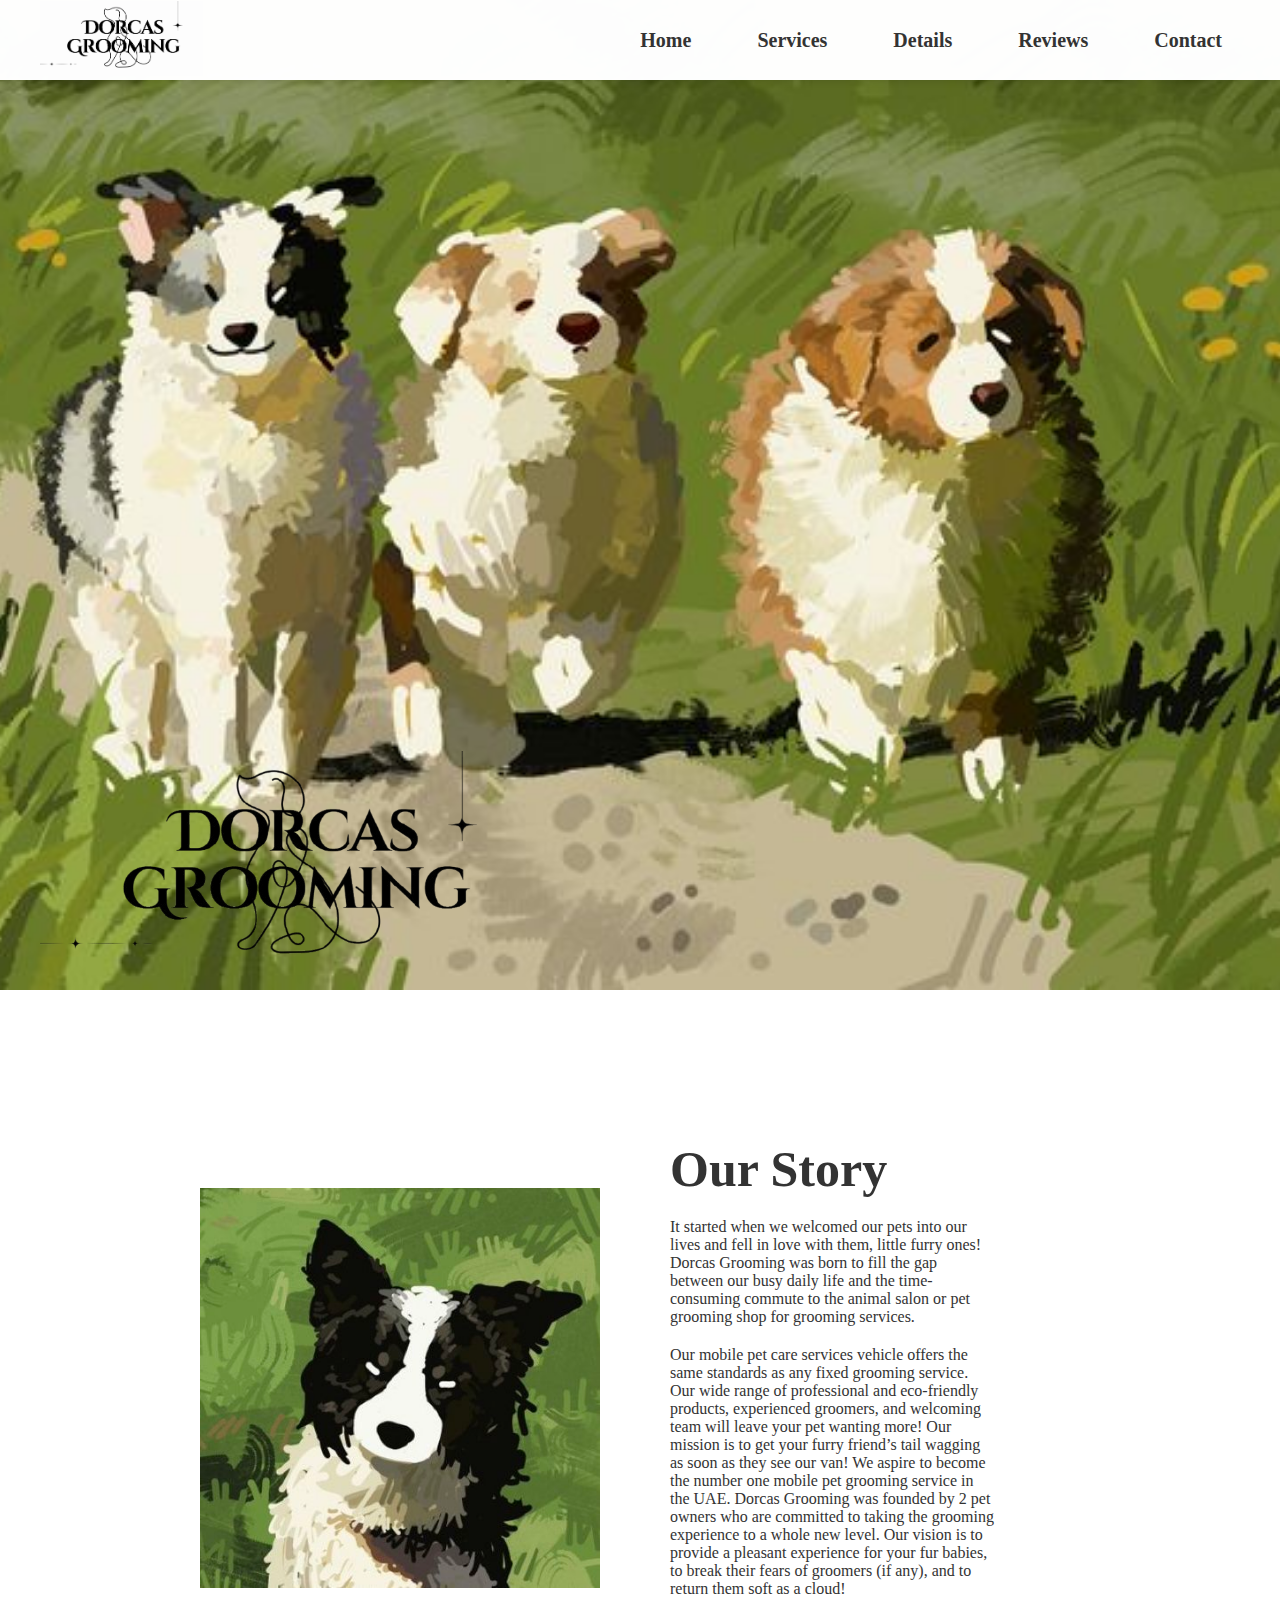
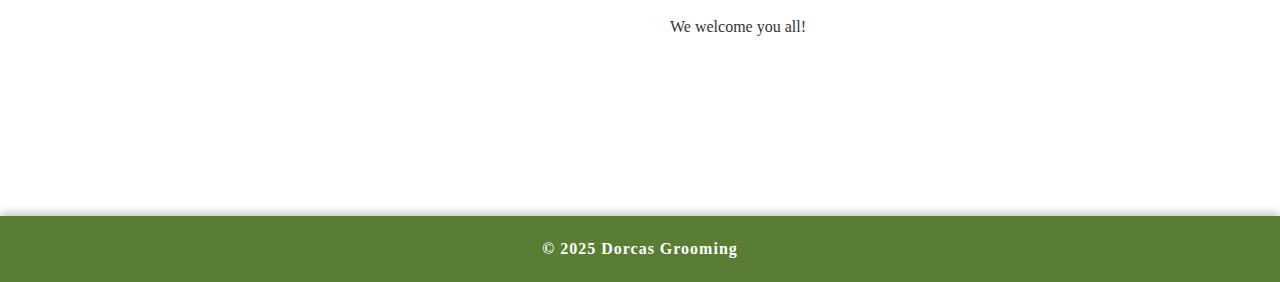
<file: Index.html>
<!DOCTYPE html>
<html lang="en">
<head>
  <meta charset="UTF-8" />
  <meta name="viewport" content="width=device-width, initial-scale=1" />
  <title>Home</title> 
  <link rel="stylesheet" href="Index.css" type="text/css"> 
</head>
<body>

  
  <div class="dg-banner"> 
    <nav class="top-nav"> 
      <div class="dg-logo">
        <img src="Official Logo.png" alt="Logo" /> 
      </div>

      
      <ul class="nav-menu"> 
        <li><a href="index.html">Home</a></li>
            <div class="dropdown">
            <li><a href="Services.html">Services</a></li>
                <div class="dropdown-content">
                    <li><a href="Full Grooming.html">Full Grooming</a></li>
                    <li><a href="Washing Package.html">Washing Package</a></li>
                    <li><a href="Haircut and Nailcut.html">Haircut and Nailcut</a></li>
                </div>
            </div>
            <li><a href="Details.html">Details</a></li>
            <li><a href="Reviews.html">Reviews</a></li>
            <li><a href="Contact Details.html">Contact</a></li>
      </ul>
    </nav>
    <img src="Official Logo Removed.png" alt="Dorcas Grooming" class="dg-title" /> <!-- image for the page title -->
  </div>

  <!-- Section for information on the website-->
  <section class="information"> 
    <img src="Our Story.jpg" alt="Our Story Image" /> <!-- Image -->
    <div class="information-dg"> <!-- Description for the dog grooming website -->
      <h2>Our Story</h2>

      <!--Information about Dorcas Grooming -->
      <p>
        It started when we welcomed our pets into our lives and fell in love with them, little furry ones! Dorcas Grooming was born to fill the gap between our busy daily life and the time-consuming commute to the animal salon or pet grooming shop for grooming services.
      </p>
      <p>
        Our mobile pet care services vehicle offers the same standards as any fixed grooming service. Our wide range of professional and eco-friendly products, experienced groomers, and welcoming team will leave your pet wanting more!
        Our mission is to get your furry friend’s tail wagging as soon as they see our van! We aspire to become the number one mobile pet grooming service in the UAE. Dorcas Grooming was founded by 2 pet owners who are committed to taking the grooming experience to a whole new level.
        Our vision is to provide a pleasant experience for your fur babies, to break their fears of groomers (if any), and to return them soft as a cloud!
      </p>
      <p> We welcome you all!</p>
    </div>
  </section>
<footer>
        <p>&copy; 2025 Dorcas Grooming</p>
    </footer>
</body>
</html>
</file>
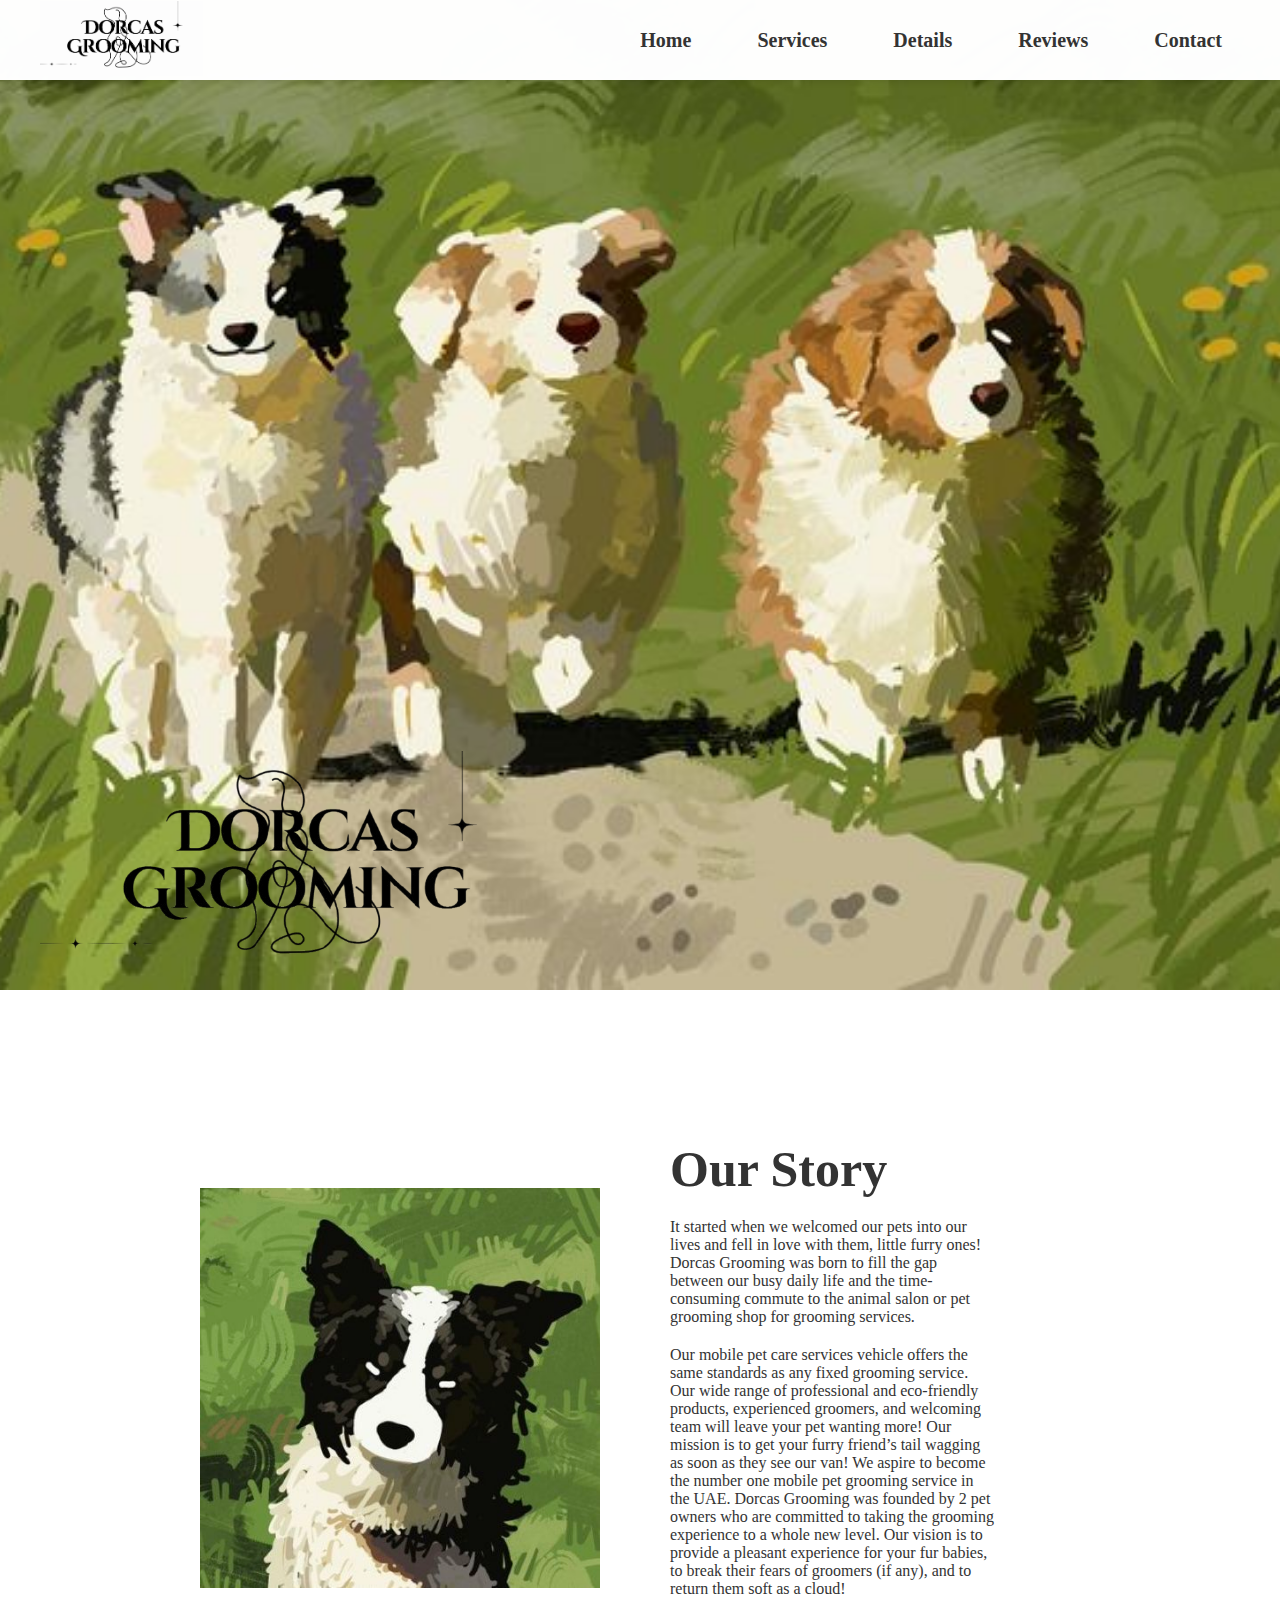
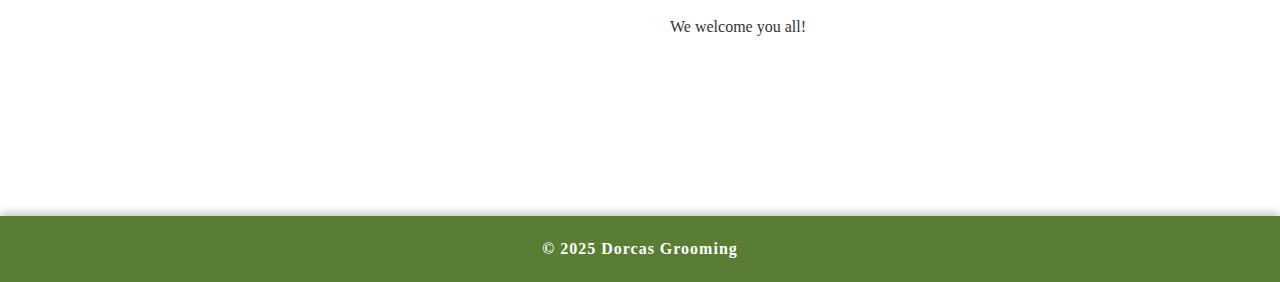
<file: index.html>
<!DOCTYPE html>
<html lang="en">
<head>
  <meta charset="UTF-8" />
  <meta name="viewport" content="width=device-width, initial-scale=1" />
  <title>Home</title> 
  <link rel="stylesheet" href="Index.css" type="text/css"> 
</head>
<body>

  
  <div class="dg-banner"> 
    <nav class="top-nav"> 
      <div class="dg-logo">
        <img src="Official Logo.png" alt="Logo" /> 
      </div>

      
      <ul class="nav-menu"> 
        <li><a href="index.html">Home</a></li>
            <div class="dropdown">
            <li><a href="Services.html">Services</a></li>
                <div class="dropdown-content">
                    <li><a href="Full Grooming.html">Full Grooming</a></li>
                    <li><a href="Washing Package.html">Washing Package</a></li>
                    <li><a href="Haircut and Nailcut.html">Haircut and Nailcut</a></li>
                </div>
            </div>
            <li><a href="Details.html">Details</a></li>
            <li><a href="Reviews.html">Reviews</a></li>
            <li><a href="Contact Details.html">Contact</a></li>
      </ul>
    </nav>
    <img src="Official Logo Removed.png" alt="Dorcas Grooming" class="dg-title" /> <!-- image for the page title -->
  </div>

  <!-- Section for information on the website-->
  <section class="information"> 
    <img src="Our Story.jpg" alt="Our Story Image" /> <!-- Image -->
    <div class="information-dg"> <!-- Description for the dog grooming website -->
      <h2>Our Story</h2>

      <!--Information about Dorcas Grooming -->
      <p>
        It started when we welcomed our pets into our lives and fell in love with them, little furry ones! Dorcas Grooming was born to fill the gap between our busy daily life and the time-consuming commute to the animal salon or pet grooming shop for grooming services.
      </p>
      <p>
        Our mobile pet care services vehicle offers the same standards as any fixed grooming service. Our wide range of professional and eco-friendly products, experienced groomers, and welcoming team will leave your pet wanting more!
        Our mission is to get your furry friend’s tail wagging as soon as they see our van! We aspire to become the number one mobile pet grooming service in the UAE. Dorcas Grooming was founded by 2 pet owners who are committed to taking the grooming experience to a whole new level.
        Our vision is to provide a pleasant experience for your fur babies, to break their fears of groomers (if any), and to return them soft as a cloud!
      </p>
      <p> We welcome you all!</p>
    </div>
  </section>
<footer>
        <p>&copy; 2025 Dorcas Grooming</p>
    </footer>
</body>
</html>
</file>
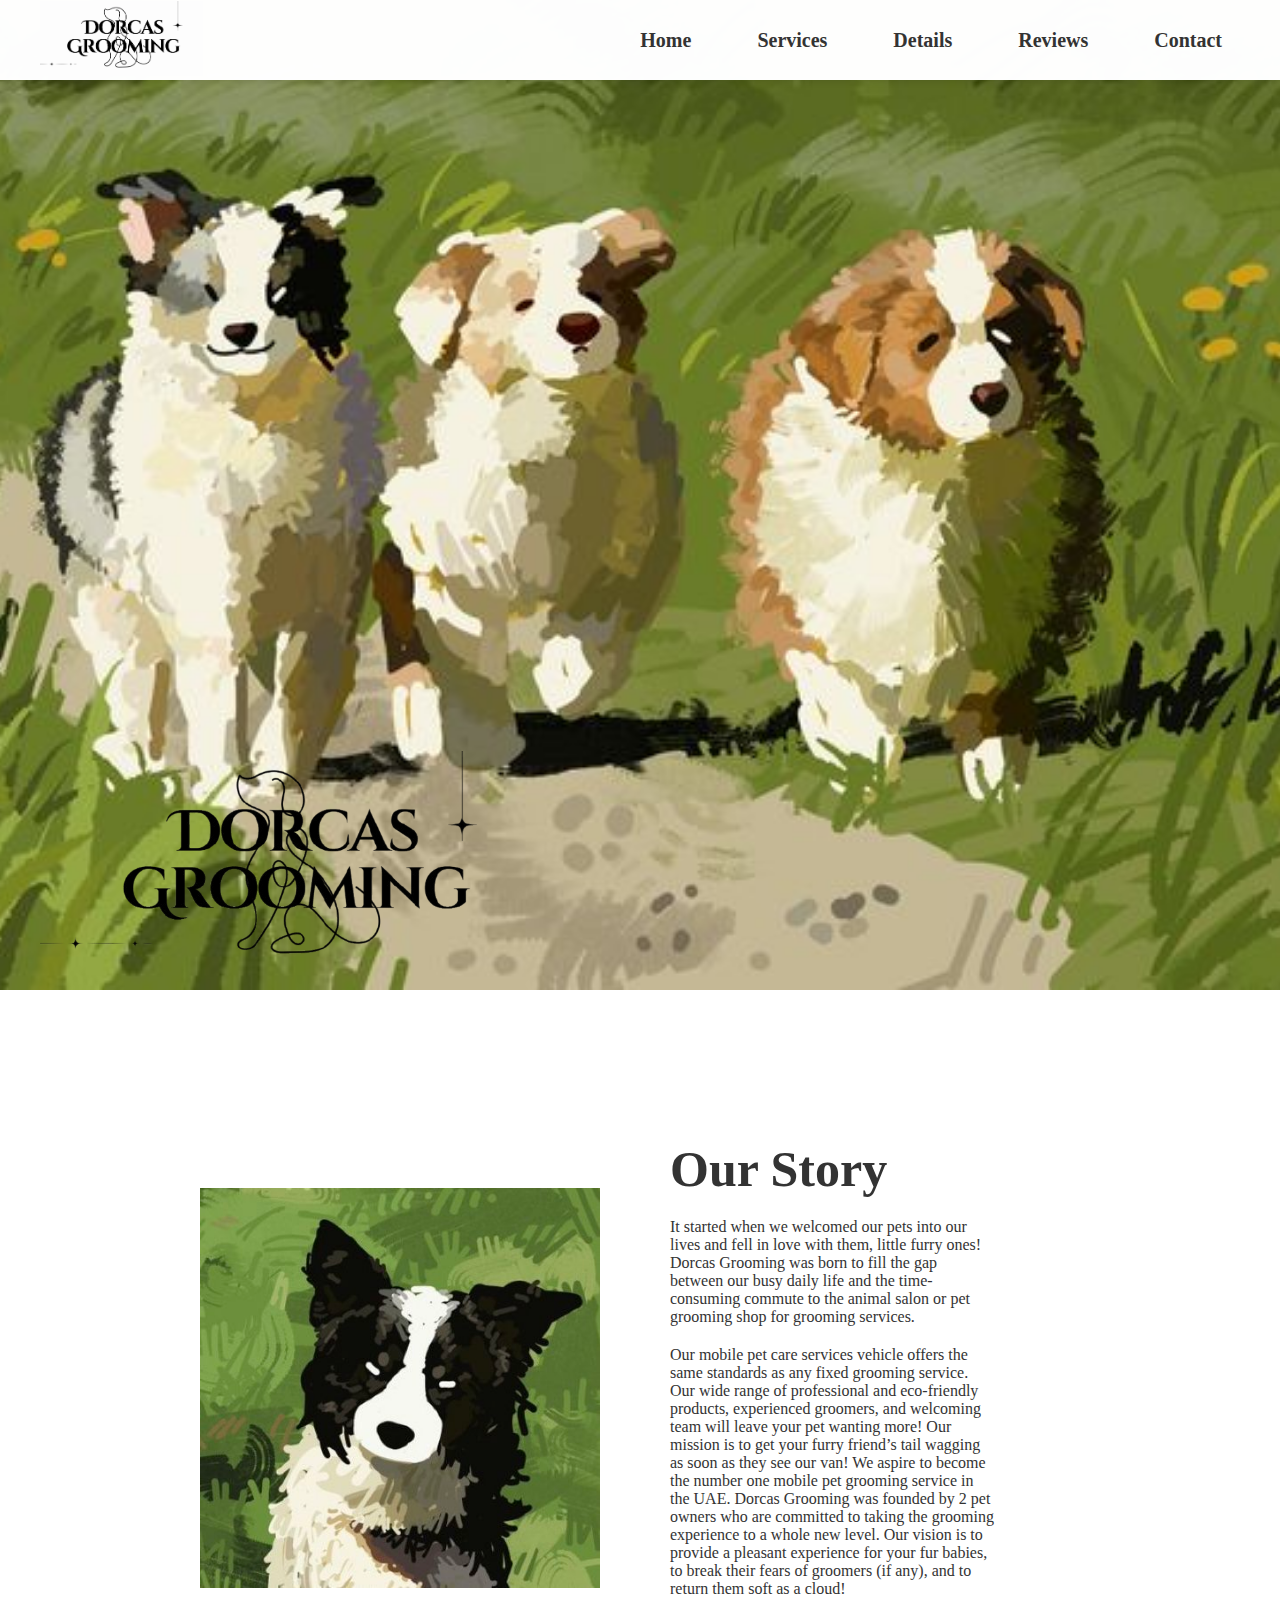
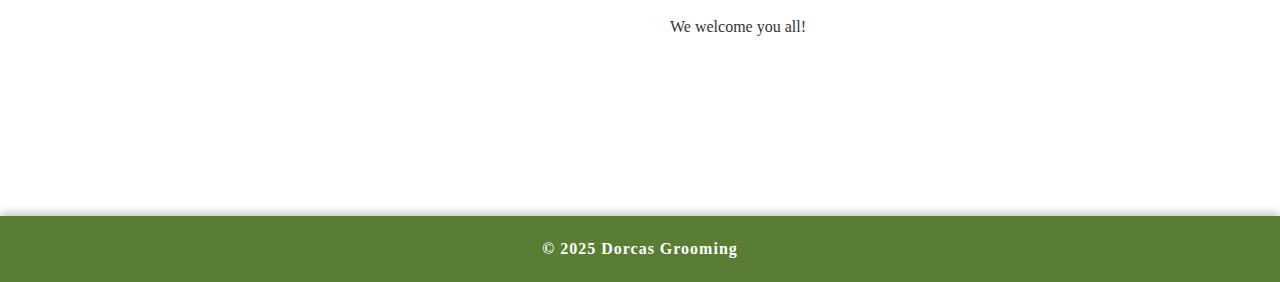
<file: Web Programming/Index.html>
<!DOCTYPE html>
<html lang="en">
<head>
  <meta charset="UTF-8" />
  <meta name="viewport" content="width=device-width, initial-scale=1" />
  <title>Home</title> 
  <link rel="stylesheet" href="Index.css" type="text/css"> 
</head>
<body>

  
  <div class="dg-banner"> 
    <nav class="top-nav"> 
      <div class="dg-logo">
        <img src="Official Logo.png" alt="Logo" /> 
      </div>

      
      <ul class="nav-menu"> 
        <li><a href="Index.html">Home</a></li>
            <div class="dropdown">
            <li><a href="Services.html">Services</a></li>
                <div class="dropdown-content">
                    <li><a href="Full Grooming.html">Full Grooming</a></li>
                    <li><a href="Washing Package.html">Washing Package</a></li>
                    <li><a href="Haircut and Nailcut.html">Haircut and Nailcut</a></li>
                </div>
            </div>
            <li><a href="Details.html">Details</a></li>
            <li><a href="Reviews.html">Reviews</a></li>
            <li><a href="Contact Details.html">Contact</a></li>
      </ul>
    </nav>
    <img src="Official Logo Removed.png" alt="Dorcas Grooming" class="dg-title" /> <!-- image for the page title -->
  </div>

  <!-- Section for information on the website-->
  <section class="information"> 
    <img src="Our Story.jpg" alt="Our Story Image" /> <!-- Image -->
    <div class="information-dg"> <!-- Description for the dog grooming website -->
      <h2>Our Story</h2>

      <!--Information about Dorcas Grooming -->
      <p>
        It started when we welcomed our pets into our lives and fell in love with them, little furry ones! Dorcas Grooming was born to fill the gap between our busy daily life and the time-consuming commute to the animal salon or pet grooming shop for grooming services.
      </p>
      <p>
        Our mobile pet care services vehicle offers the same standards as any fixed grooming service. Our wide range of professional and eco-friendly products, experienced groomers, and welcoming team will leave your pet wanting more!
        Our mission is to get your furry friend’s tail wagging as soon as they see our van! We aspire to become the number one mobile pet grooming service in the UAE. Dorcas Grooming was founded by 2 pet owners who are committed to taking the grooming experience to a whole new level.
        Our vision is to provide a pleasant experience for your fur babies, to break their fears of groomers (if any), and to return them soft as a cloud!
      </p>
      <p> We welcome you all!</p>
    </div>
  </section>
<footer>
        <p>&copy; 2025 Dorcas Grooming</p>
    </footer>
</body>
</html>
</file>
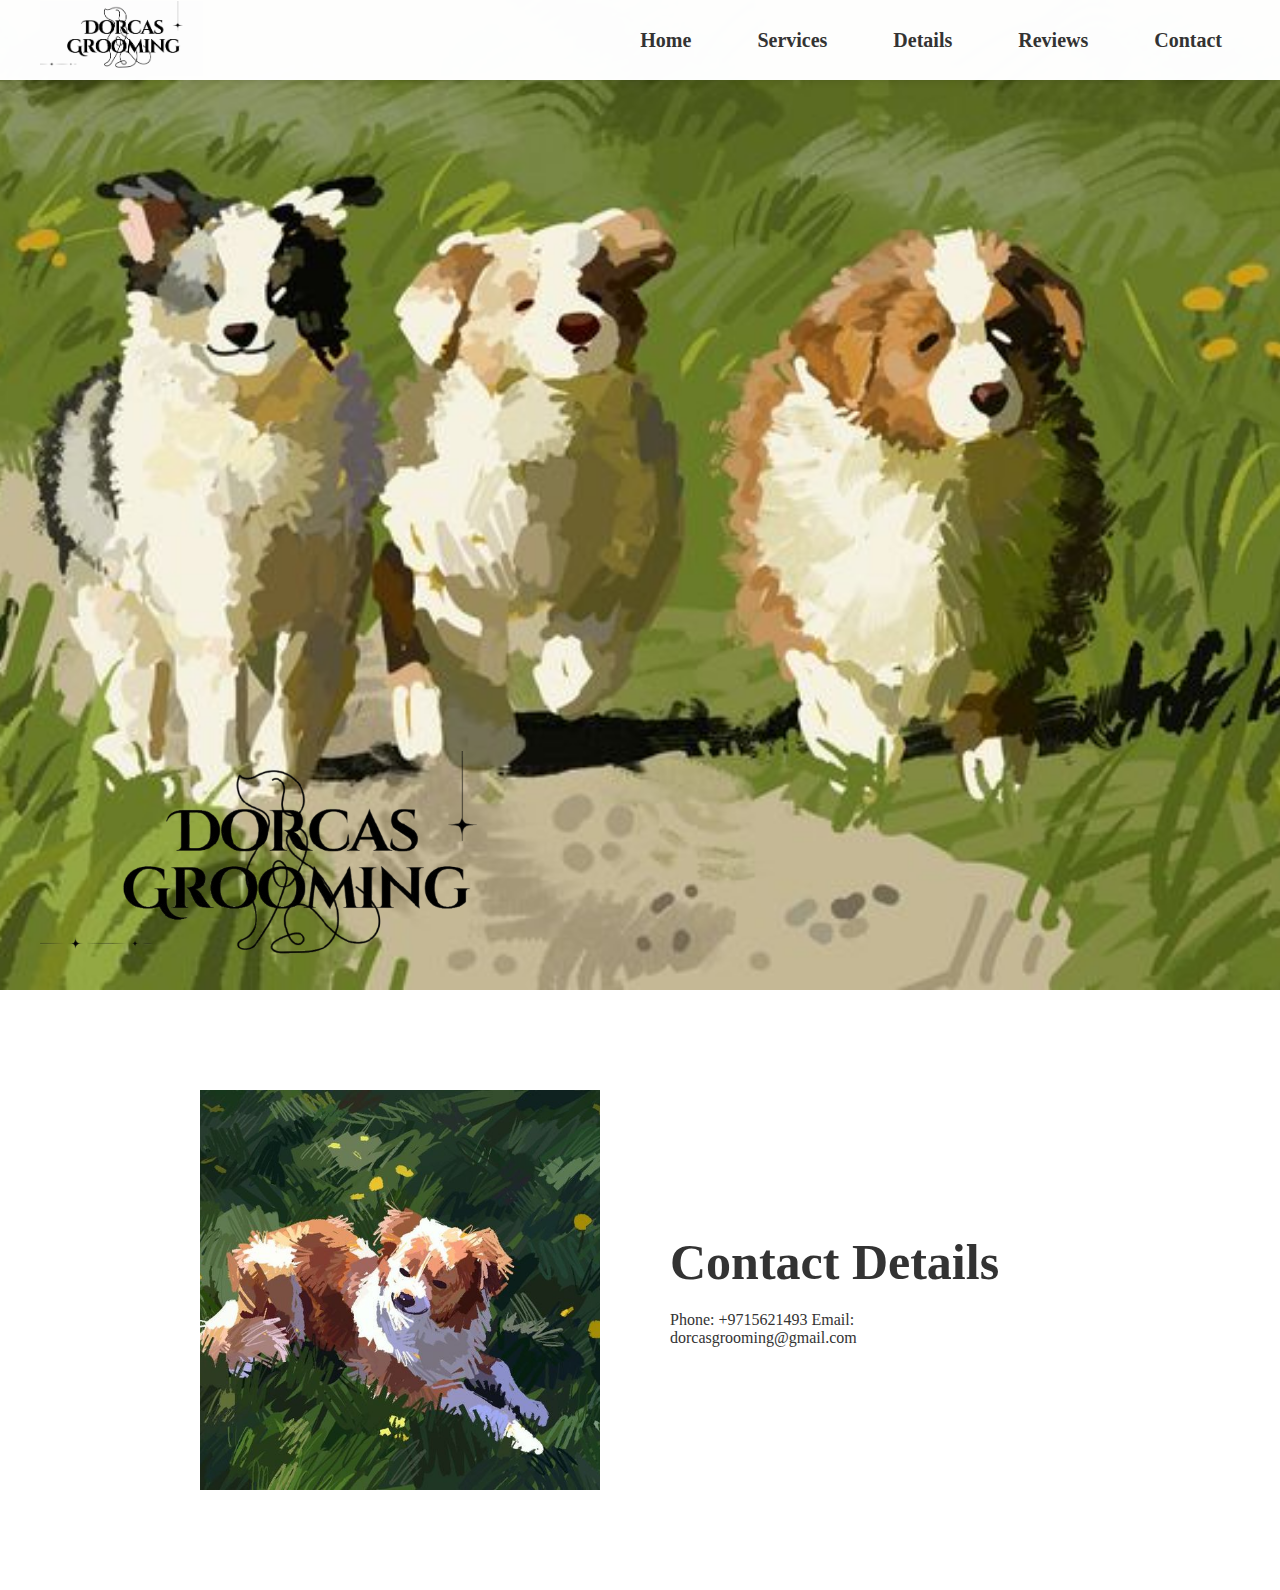
<file: Contact Details.html>
<!DOCTYPE html>
<html lang="en">
<head>
    <meta charset="UTF-8">
    <meta name="viewport" content="width=device-width, initial-scale=1.0">
    <title>Contact Details</title>
    <link rel="stylesheet" href="index.css" >
</head>
<body>
    <div class="dg-banner"> 
    <nav class="top-nav"> 
      <div class="dg-logo">
        <img src="Official Logo.png" alt="Logo" /> 
      </div>

      
      <ul class="nav-menu"> 
        <li><a href="index.html">Home</a></li>
            <div class="dropdown">
            <li><a href="Services.html">Services</a></li>
                <div class="dropdown-content">
                    <li><a href="Full Grooming.html">Full Grooming</a></li>
                    <li><a href="Washing Package.html">Washing Package</a></li>
                    <li><a href="Haircut and Nailcut.html">Haircut and Nailcut</a></li>
                </div>
            </div>
            <li><a href="Details.html">Details</a></li>
            <li><a href="Reviews.html">Reviews</a></li>
            <li><a href="Contact Details.html">Contact</a></li>
      </ul>
    </nav>
    <img src="Official Logo Removed.png" alt="Dorcas Grooming" class="dg-title" /> <!-- main background -->
    </div>

    <section class="information">
        <img src="Contacts.jpg" alt="Contacts Image" /> <!-- Image -->
        <div class="information-dg">
        <h2>Contact Details</h2>
        <p>Phone: +9715621493
           Email: dorcasgrooming@gmail.com
        </p>
    </section>
</body>
</html>
</file>
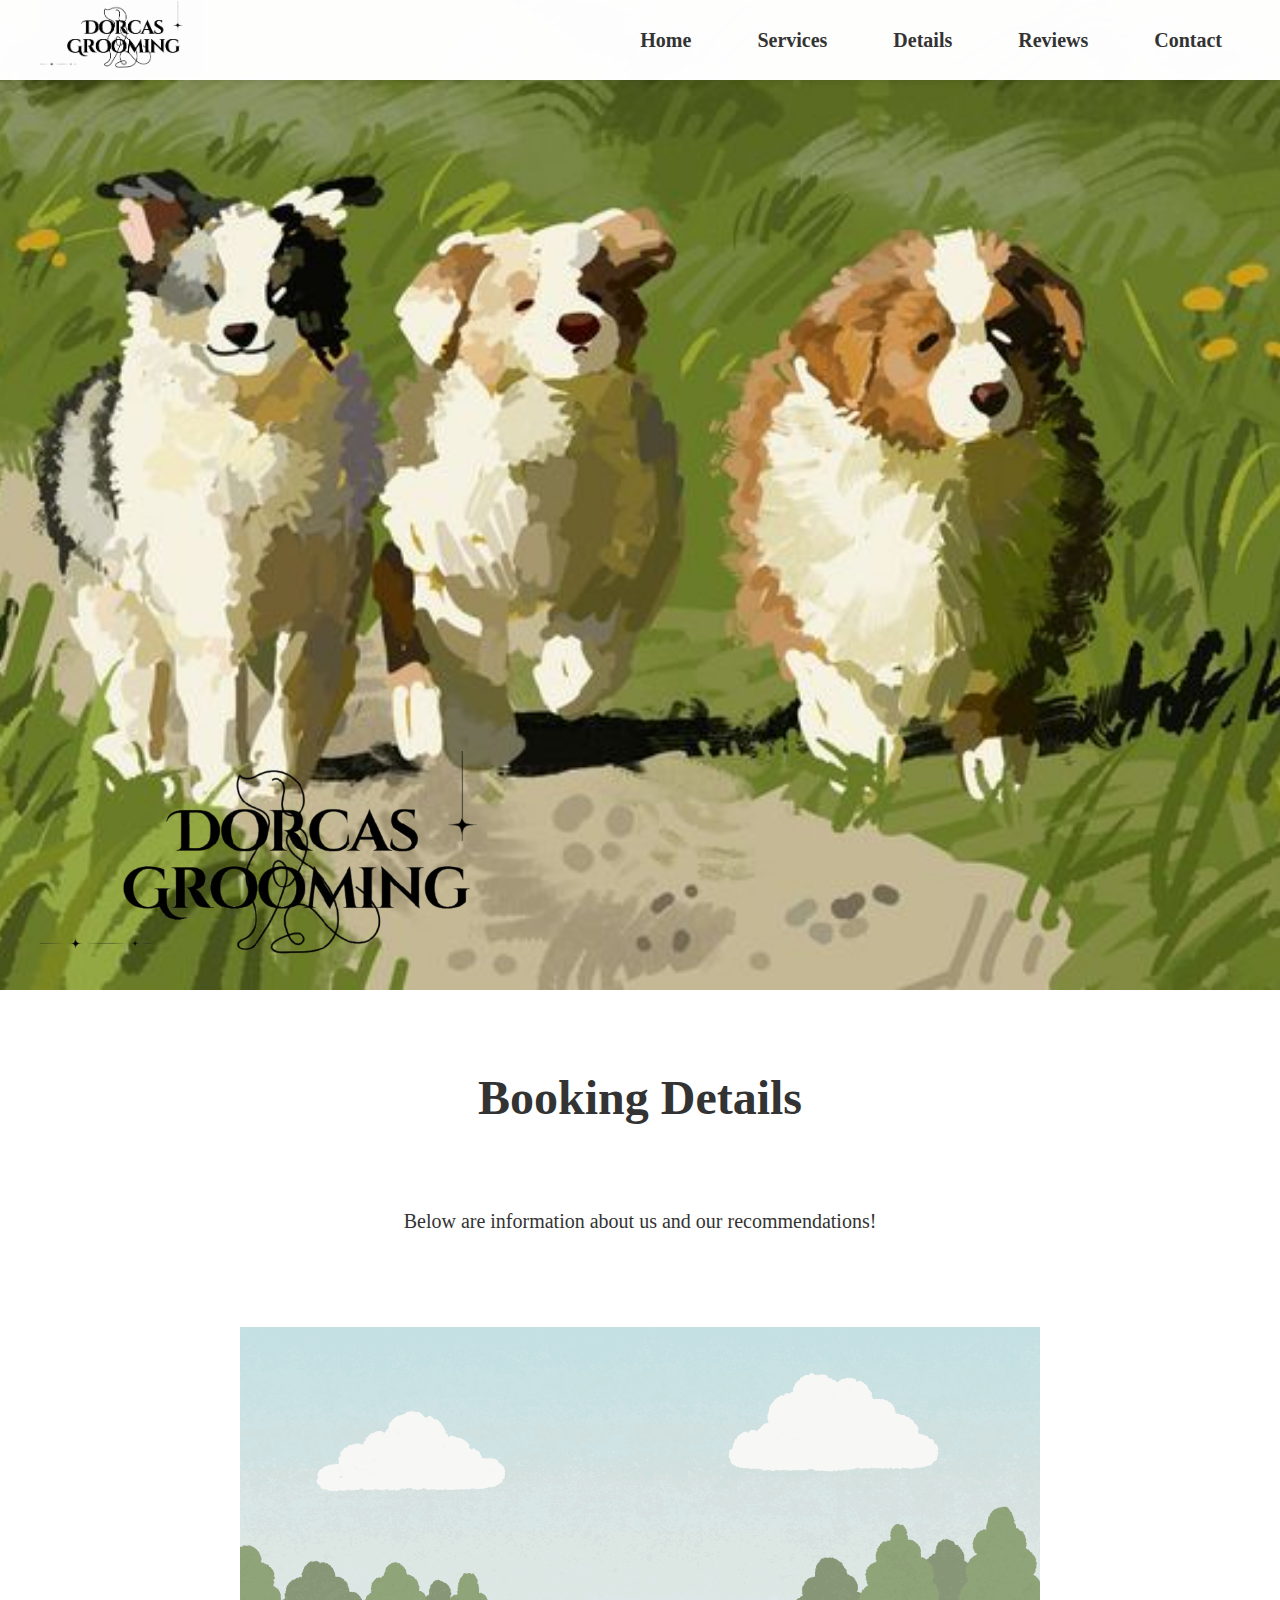
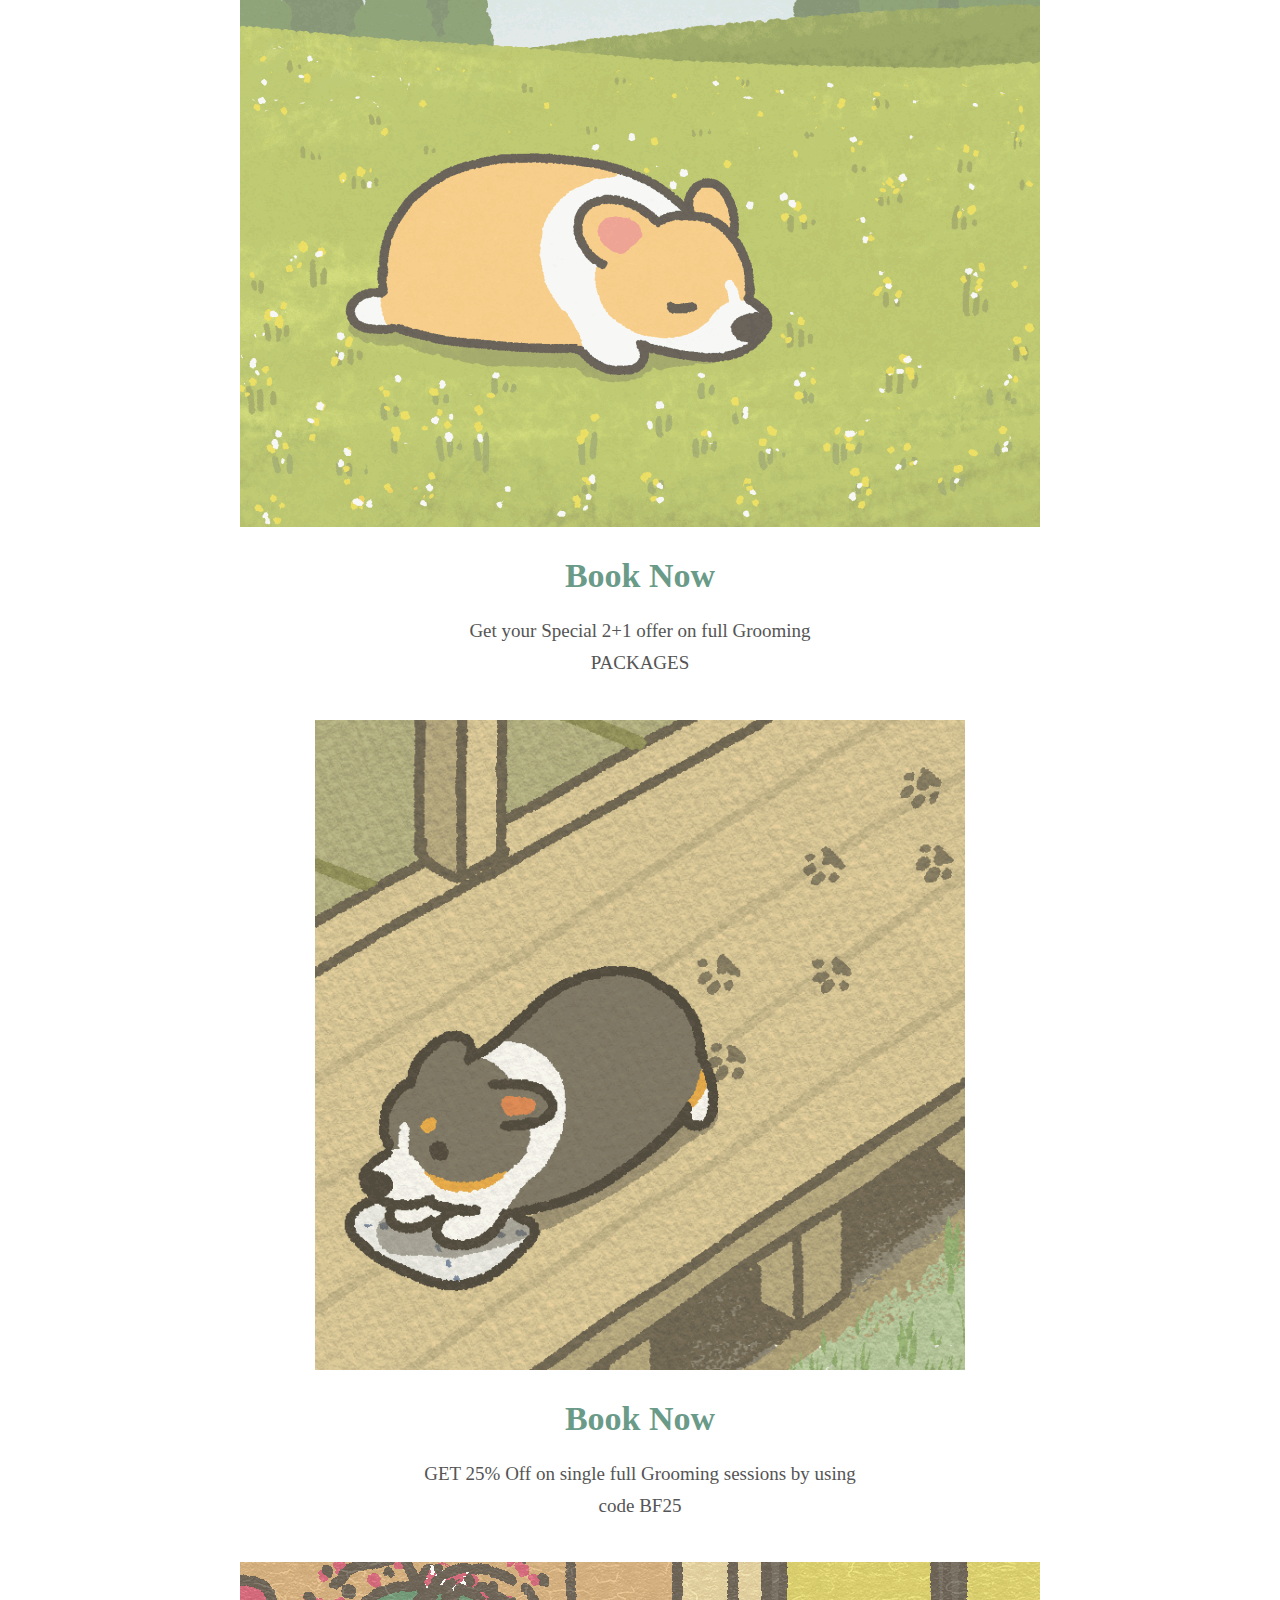
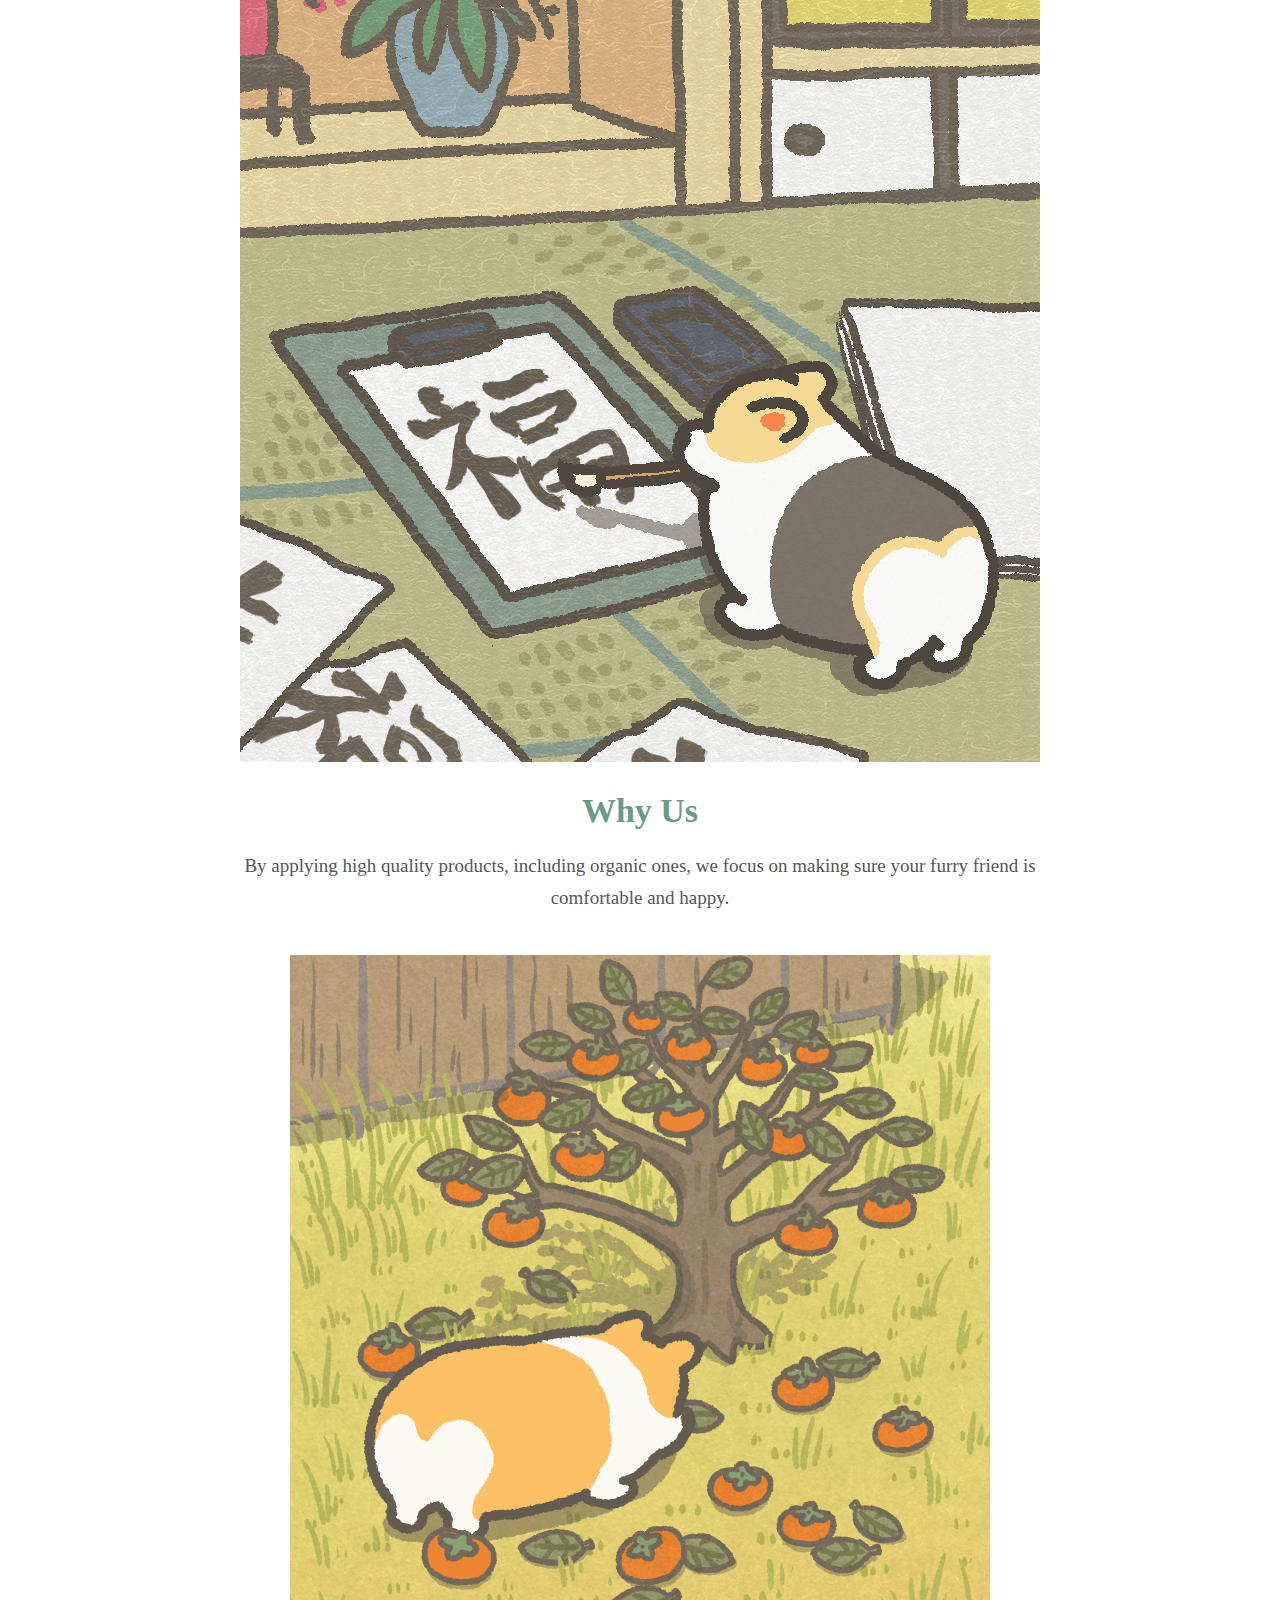
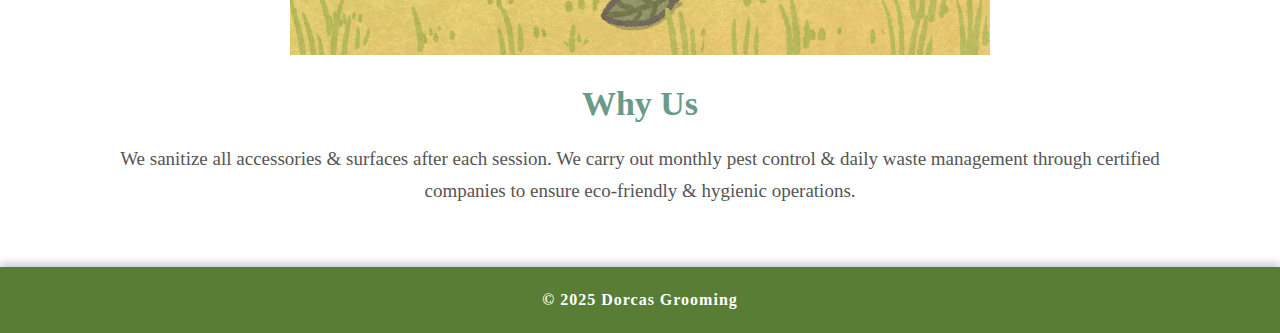
<file: Details.html>
<!DOCTYPE html>
<html lang="en">
<head>
    <meta charset="UTF-8">
    <meta name="viewport" content="width=device-width, initial-scale=1.0">
    <title>Details</title> <!-- title -->
    <link rel="stylesheet" href="index.css" type="text/css"> <!-- Link to CSS -->
</head>
<body>

 <div class="dg-banner"> 
    <nav class="top-nav"> 
      <div class="dg-logo">
        <img src="Official Logo.png" alt="Logo" /> 
      </div>

      
      <ul class="nav-menu"> 
        <li><a href="index.html">Home</a></li>
            <div class="dropdown">
            <li><a href="Services.html">Services</a></li>
                <div class="dropdown-content">
                    <li><a href="Full Grooming.html">Full Grooming</a></li>
                    <li><a href="Washing Package.html">Washing Package</a></li>
                    <li><a href="Haircut and Nailcut.html">Haircut and Nailcut</a></li>
                </div>
            </div>
            <li><a href="Details.html">Details</a></li>
            <li><a href="Reviews.html">Reviews</a></li>
            <li><a href="Contact Details.html">Contact</a></li>
      </ul>
    </nav>
    <img src="Official Logo Removed.png" alt="Dorcas Grooming" class="dg-title" /> <!-- main background -->
    </div>
    
    <h1 class="details">Booking Details</h1> <!-- title of the page -->
    <p class="information-descrip">Below are information about us and our recommendations!</p> <!-- description of the page -->

    <div class="gif"> <!-- 1st gif-->
      <img src="shiba.gif" alt="Pick 1" class="gif-image" /> <!-- Image of Leaf Umbrella -->
      <div class="gif-info"> <!-- Info on the booking -->
      <h2> Book Now </h2> <!-- Head title of the pick -->
      <p> Get your Special 2+1 offer on full Grooming PACKAGES </p> <!-- Description -->
  </div>
</div>
<div class="gif"> <!-- 2nd gif -->
  <img src="shibatwo.gif" alt="Pick 2" class="gif-image" /> <!-- Image of Catbus -->
  <div class="gif-info"> <!-- Info on the booking -->
      <h2> Book Now </h2> <!-- Head title of the pick -->
      <p> GET 25% Off on single full Grooming sessions by using code BF25 </p> <!-- Description -->
  </div>
</div>
<div class="gif"> <!-- 3rd gif -->
  <img src="shibathree.gif" alt="Pick 3" class="gif-image" /> <!-- Image of Soot Sprites -->
  <div class="gif-info"> <!-- Info on the booking -->
      <h2> Why Us </h2> <!-- Head title of the pick -->
      <p> By applying high quality products, including organic ones, we focus on making sure your furry friend is comfortable and happy. </p> <!-- Description -->
  </div>
</div>
<div class="gif"> <!-- 4th gif -->
  <img src="shibafour.gif" alt="Pick 4" class="gif-image" /> <!-- Image of Acorns -->
  <div class="gif-info"> <!-- Info on the booking -->
      <h2> Why Us </h2> <!-- Head title of the pick -->
      <p> We sanitize all accessories & surfaces after each session. We carry out monthly pest control & daily waste management through certified companies to ensure eco-friendly & hygienic operations. </p> <!-- Description -->
  </div>
</div>
</div>
<footer>
        <p>&copy; 2025 Dorcas Grooming</p>
    </footer>
</body>
</html>
</file>
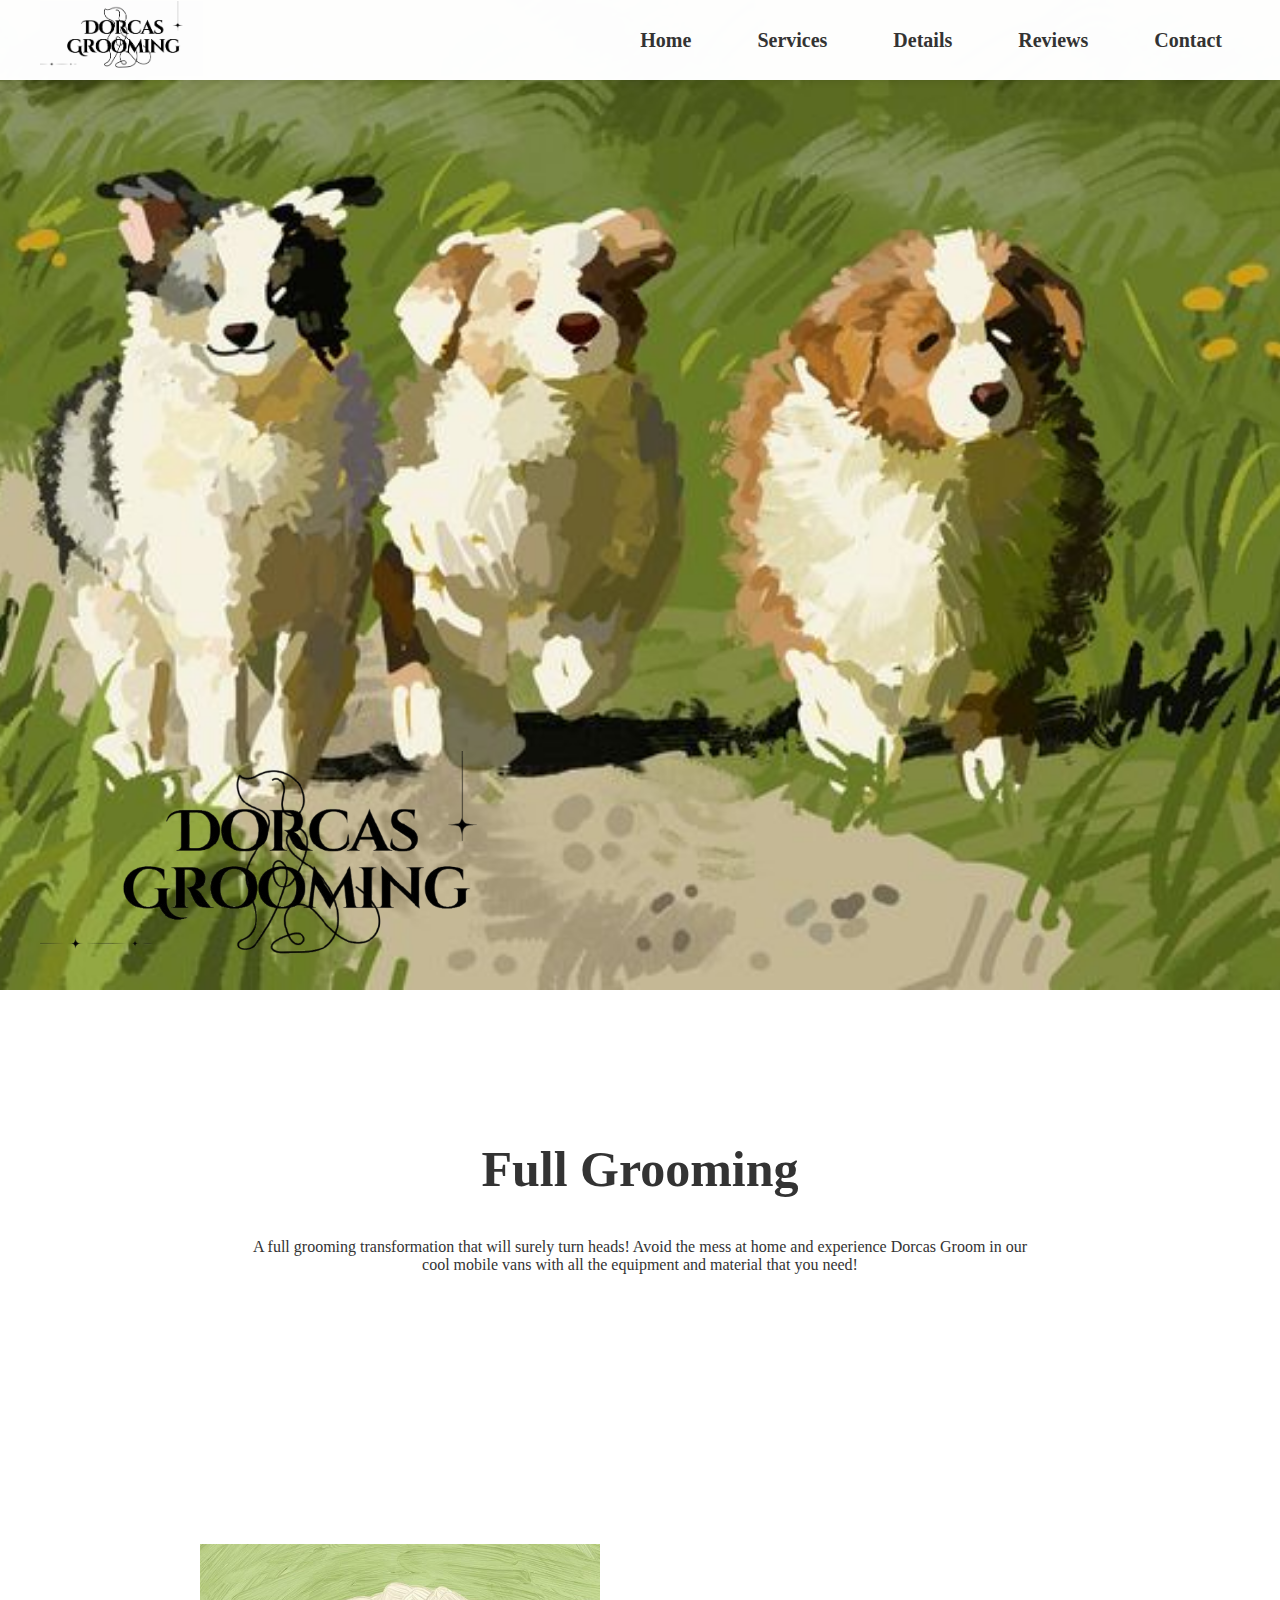
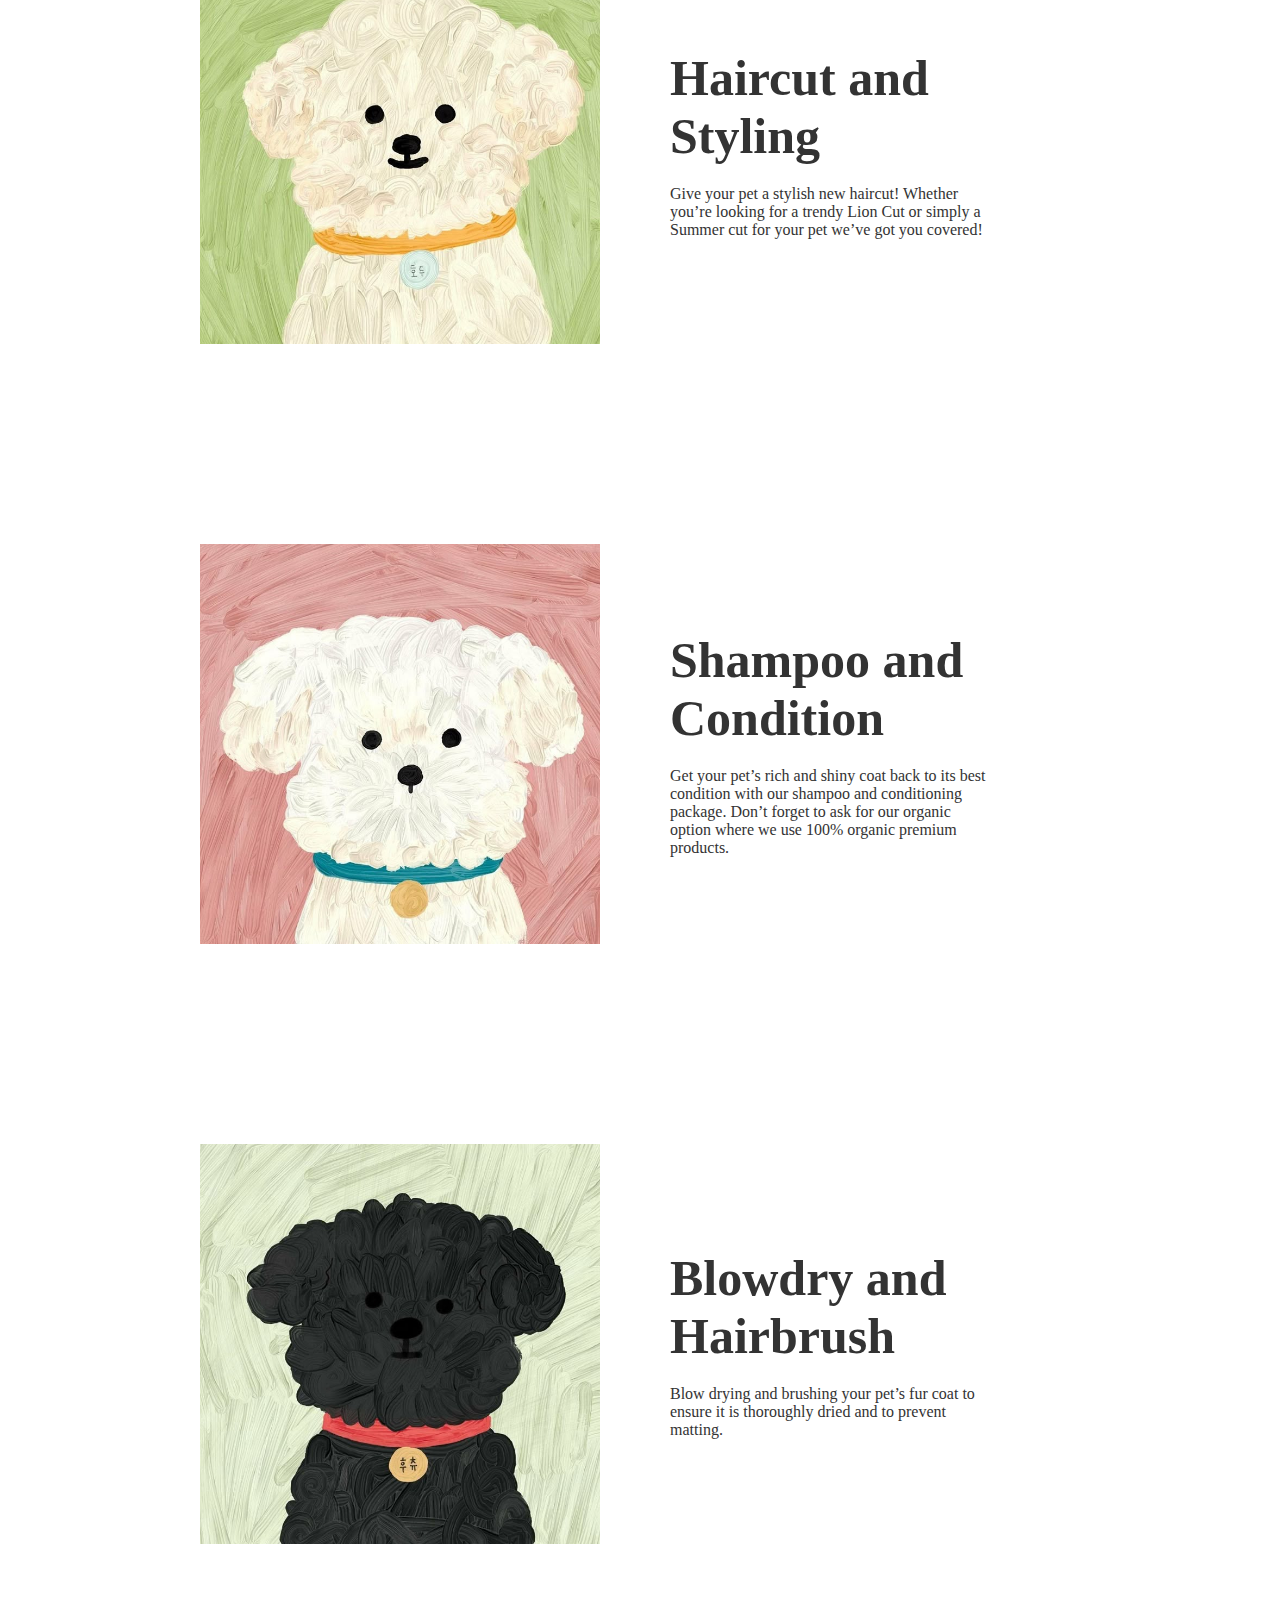
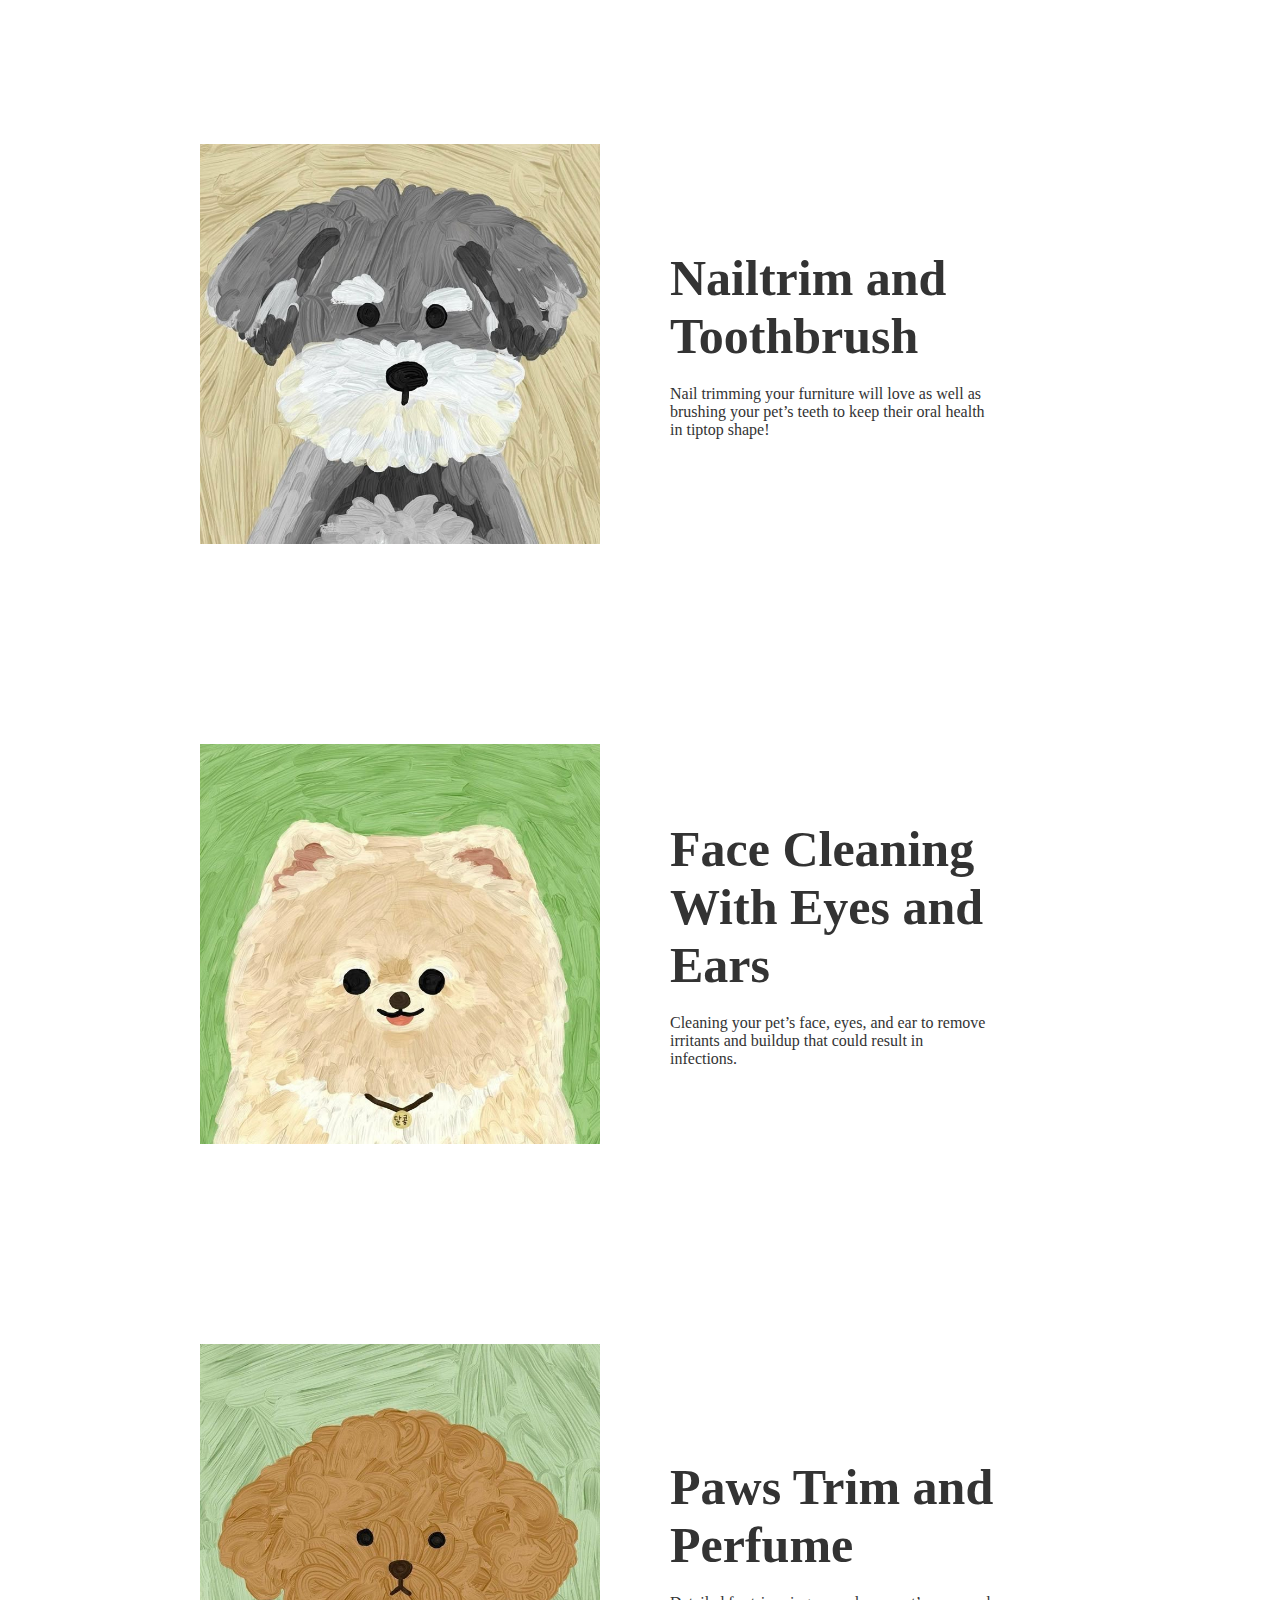
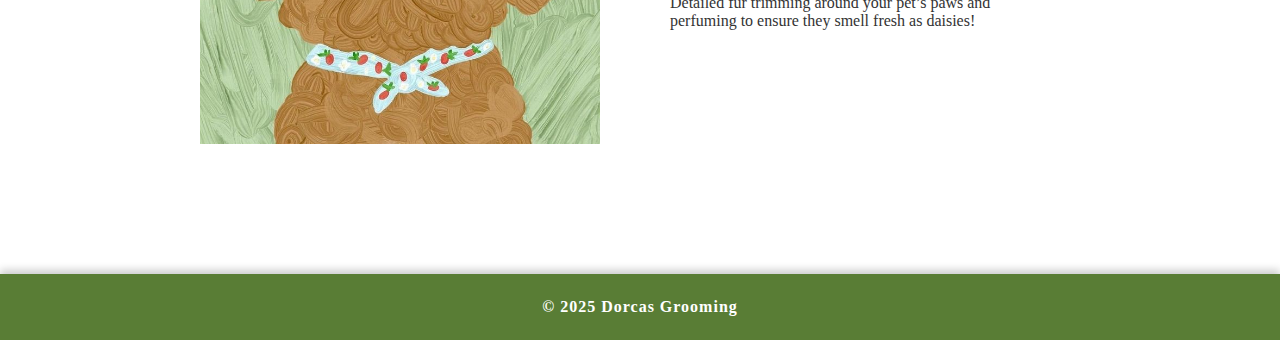
<file: Full Grooming.html>
<!DOCTYPE html>
<html lang="en">
<head>
    <meta charset="UTF-8">
    <meta name="viewport" content="width=device-width, initial-scale=1.0">
    <title>Full Grooming</title>
    <link rel="stylesheet" href="index.css" >
</head>
<body>
    <div class="dg-banner"> 
    <nav class="top-nav"> 
      <div class="dg-logo">
        <img src="Official Logo.png" alt="Logo" /> 
      </div>

      
      <ul class="nav-menu"> 
        <li><a href="index.html">Home</a></li>
            <div class="dropdown">
            <li><a href="Services.html">Services</a></li>
                <div class="dropdown-content">
                    <li><a href="Full Grooming.html">Full Grooming</a></li>
                    <li><a href="Washing Package.html">Washing Package</a></li>
                    <li><a href="Haircut and Nailcut.html">Haircut and Nailcut</a></li>
                </div>
            </div>
            <li><a href="Details.html">Details</a></li>
            <li><a href="Reviews.html">Reviews</a></li>
            <li><a href="Contact Details.html">Contact</a></li>
      </ul>
    </nav>
    <img src="Official Logo Removed.png" alt="Dorcas Grooming" class="dg-title" /> <!-- image for the page title -->
    </div>

    <section class="information">
    <div class="information-dg"> <!-- Description for the dog grooming website -->
      <h2><center>Full Grooming</center></h2>

        <p><center>A full grooming transformation that will surely turn heads!
        Avoid the mess at home and experience Dorcas Groom in our cool mobile 
        vans with all the equipment and material that you need!</center></p>
    </section>

    <section class="information">
    <img src="Haircut and Styling.jpg" alt="Haircut and Styling Image" /> <!-- Image -->
    <div class="information-dg"> <!-- Description for the dog grooming website -->
      <h2>Haircut and Styling</h2>

        <p>Give your pet a stylish new haircut! Whether you’re looking for a trendy Lion Cut or simply a Summer cut for your pet we’ve got you covered!</p>
    </section>

    <section class="information">
    <img src="Shampoo and Condition.jpg" alt="Shampoo and Condition Image" /> <!-- Image -->
    <div class="information-dg"> <!-- Description for the dog grooming website -->
      <h2>Shampoo and Condition</h2>

        <p>Get your pet’s rich and shiny coat back to its best condition with our shampoo and conditioning package. Don’t forget to ask for our organic option where we use 100% organic premium products.</p>
    </section>

    <section class="information">
    <img src="Blowdry and Hairbrush.jpg" alt="Blowdry and Hairbrush Image" /> <!-- Image -->
    <div class="information-dg"> <!-- Description for the dog grooming website -->
      <h2>Blowdry and Hairbrush</h2>

        <p>Blow drying and brushing your pet’s fur coat to ensure it is thoroughly dried and to prevent matting.</p>
    </section>

    <section class="information">
    <img src="Nailtrim and Toothbrush.jpg" alt="Nailtrim and Toothbrush Image" /> <!-- Image -->
    <div class="information-dg"> <!-- Description for the dog grooming website -->
      <h2>Nailtrim and Toothbrush</h2>

        <p>Nail trimming your furniture will love as well as brushing your pet’s teeth to keep their oral health in tiptop shape!</p>
    </section>

    <section class="information">
    <img src="Face Cleaning With Eyes and Ears.jpg" alt="Face Cleaning With Eyes and Ears Image" /> <!-- Image -->
    <div class="information-dg"> <!-- Description for the dog grooming website -->
      <h2>Face Cleaning With Eyes and Ears</h2>

        <p>Cleaning your pet’s face, eyes, and ear to remove irritants and buildup that could result in infections.</p>
    </section>

    <section class="information">
    <img src="Paws Trim and Perfume.jpg" alt="Paws and Perfume Image" /> <!-- Image -->
    <div class="information-dg"> <!-- Description for the dog grooming website -->
      <h2>Paws Trim and Perfume</h2>

        <p>Detailed fur trimming around your pet’s paws and perfuming to ensure they smell fresh as daisies!</p>
    </section>

    <footer>
        <p>&copy; 2025 Dorcas Grooming</p>
    </footer>
</body>
</html>
</file>
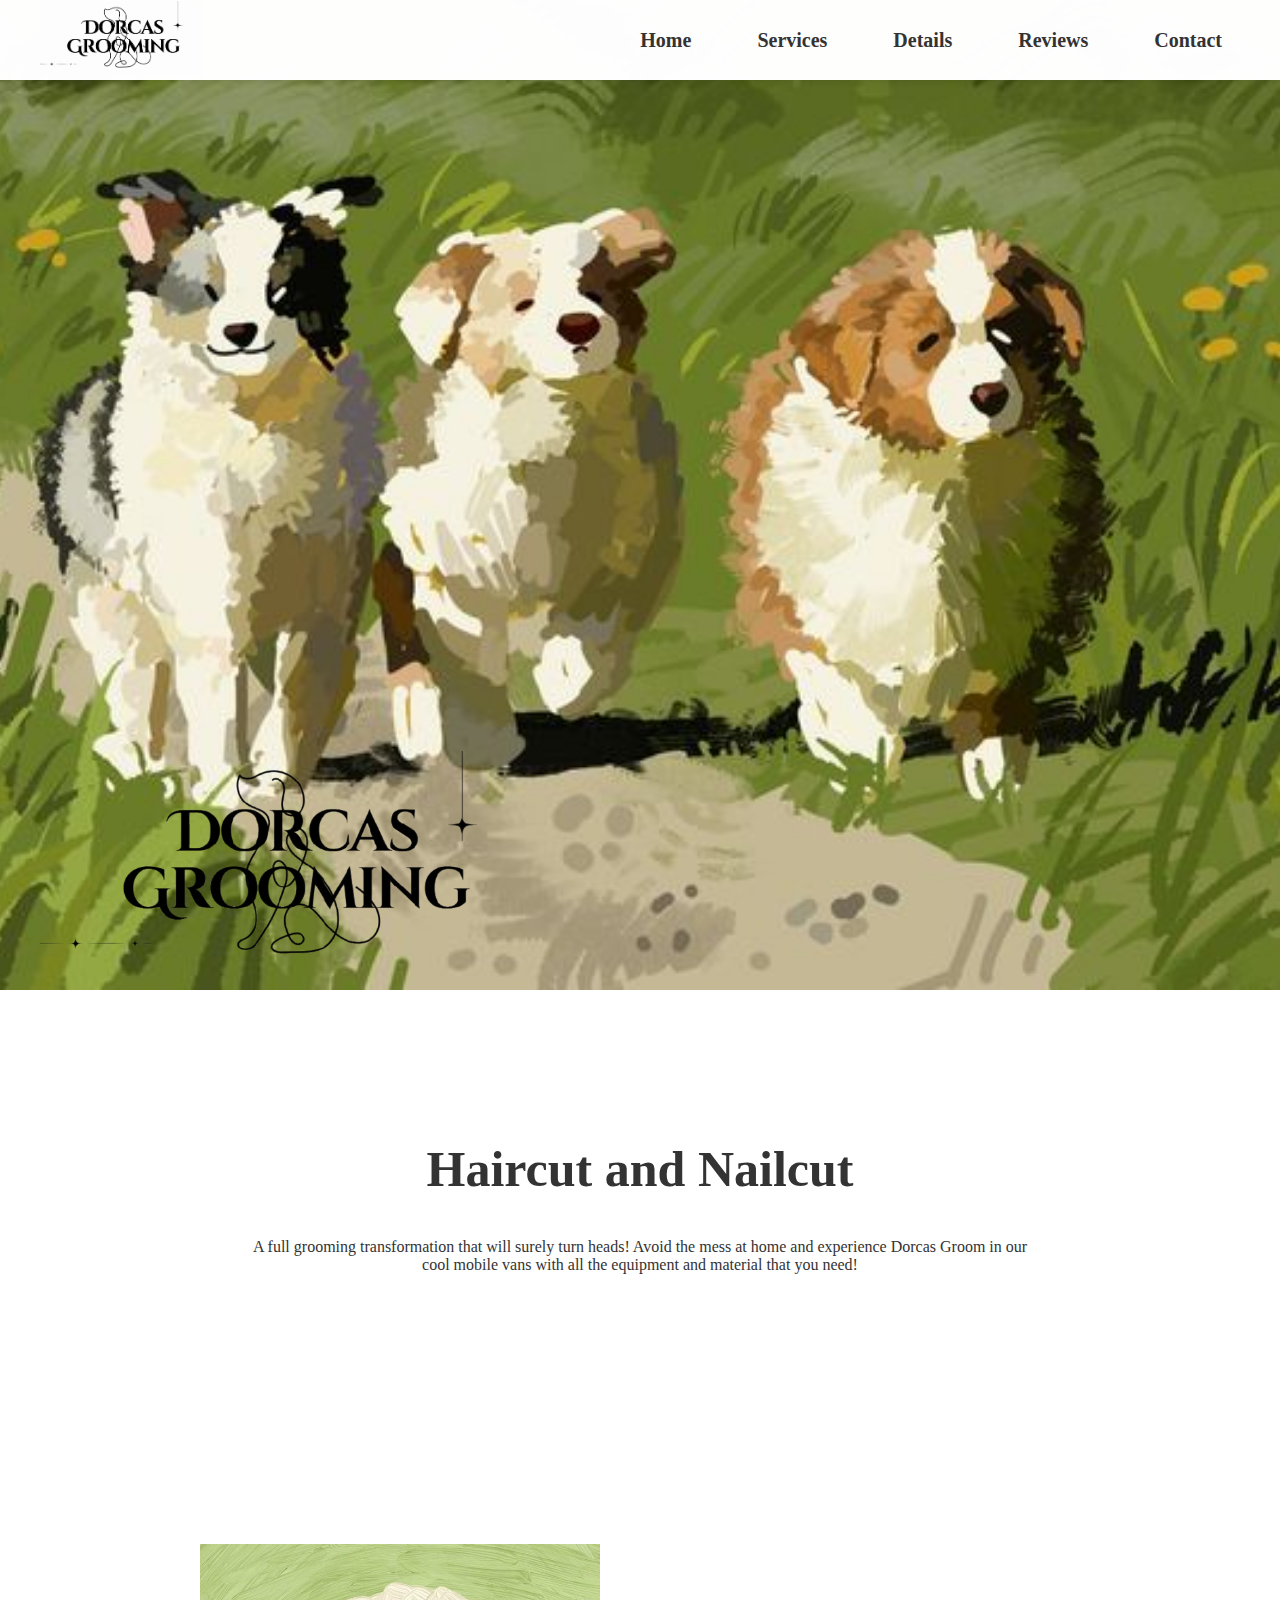
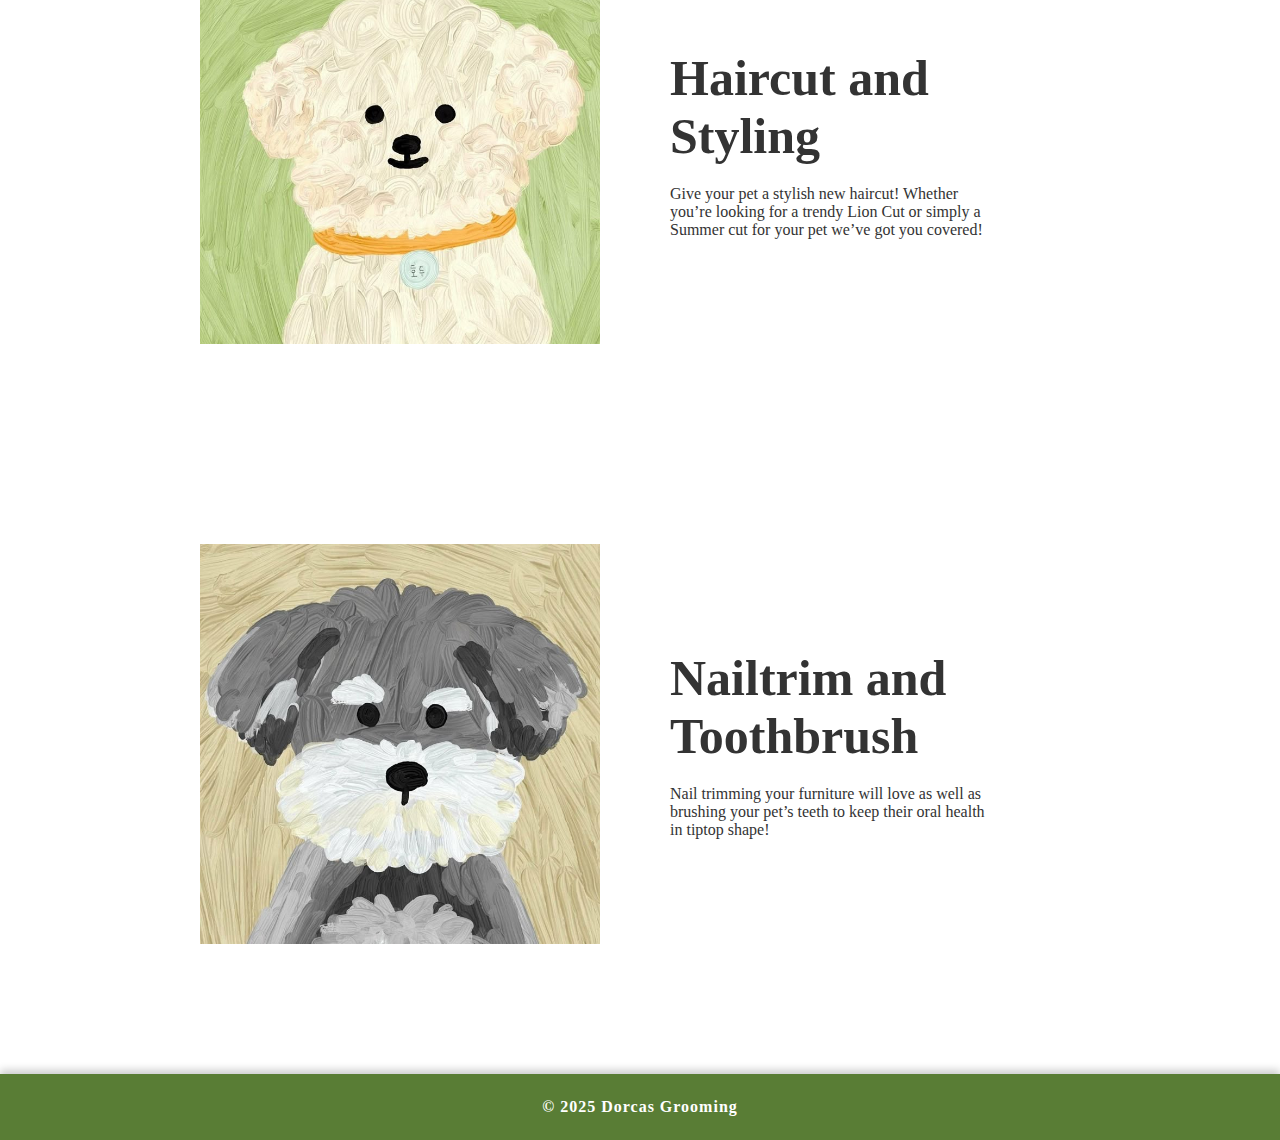
<file: Haircut and Nailcut.html>
<!DOCTYPE html>
<html lang="en">
<head>
    <meta charset="UTF-8">
    <meta name="viewport" content="width=device-width, initial-scale=1.0">
    <title>Haircut and Nailcut</title>
    <link rel="stylesheet" href="Index.css" >
</head>
<body>
    <div class="dg-banner"> 
    <nav class="top-nav"> 
      <div class="dg-logo">
        <img src="Official Logo.png" alt="Logo" /> 
      </div>

      
      <ul class="nav-menu"> 
        <li><a href="Index.html">Home</a></li>
            <div class="dropdown">
            <li><a href="Services.html">Services</a></li>
                <div class="dropdown-content">
                    <li><a href="Full Grooming.html">Full Grooming</a></li>
                    <li><a href="Washing Package.html">Washing Package</a></li>
                    <li><a href="Haircut and Nailcut.html">Haircut and Nailcut</a></li>
                </div>
            </div>
            <li><a href="Details.html">Details</a></li>
            <li><a href="Reviews.html">Reviews</a></li>
            <li><a href="Contact Details.html">Contact</a></li>
      </ul>
    </nav>
    <img src="Official Logo Removed.png" alt="Dorcas Grooming" class="dg-title" /> <!-- image for the page title -->
    </div>

    <section class="information">
    <div class="information-dg"> <!-- Description for the dog grooming website -->
      <h2><center>Haircut and Nailcut</center></h2>

        <p><center>A full grooming transformation that will surely turn heads!
        Avoid the mess at home and experience Dorcas Groom in our cool mobile 
        vans with all the equipment and material that you need!</center></p>
    </section>

    <section class="information">
    <img src="Haircut and Styling.jpg" alt="Haircut and Styling Image" /> <!-- Image -->
    <div class="information-dg"> <!-- Description for the dog grooming website -->
      <h2>Haircut and Styling</h2>

        <p>Give your pet a stylish new haircut! Whether you’re looking for a trendy Lion Cut or simply a Summer cut for your pet we’ve got you covered!</p>
    </section>


    <section class="information">
    <img src="Nailtrim and Toothbrush.jpg" alt="Nailtrim and Toothbrush Image" /> <!-- Image -->
    <div class="information-dg"> <!-- Description for the dog grooming website -->
      <h2>Nailtrim and Toothbrush</h2>

        <p>Nail trimming your furniture will love as well as brushing your pet’s teeth to keep their oral health in tiptop shape!</p>
    </section>

    <footer>
        <p>&copy; 2025 Dorcas Grooming</p>
    </footer>
</body>
</html>
</file>
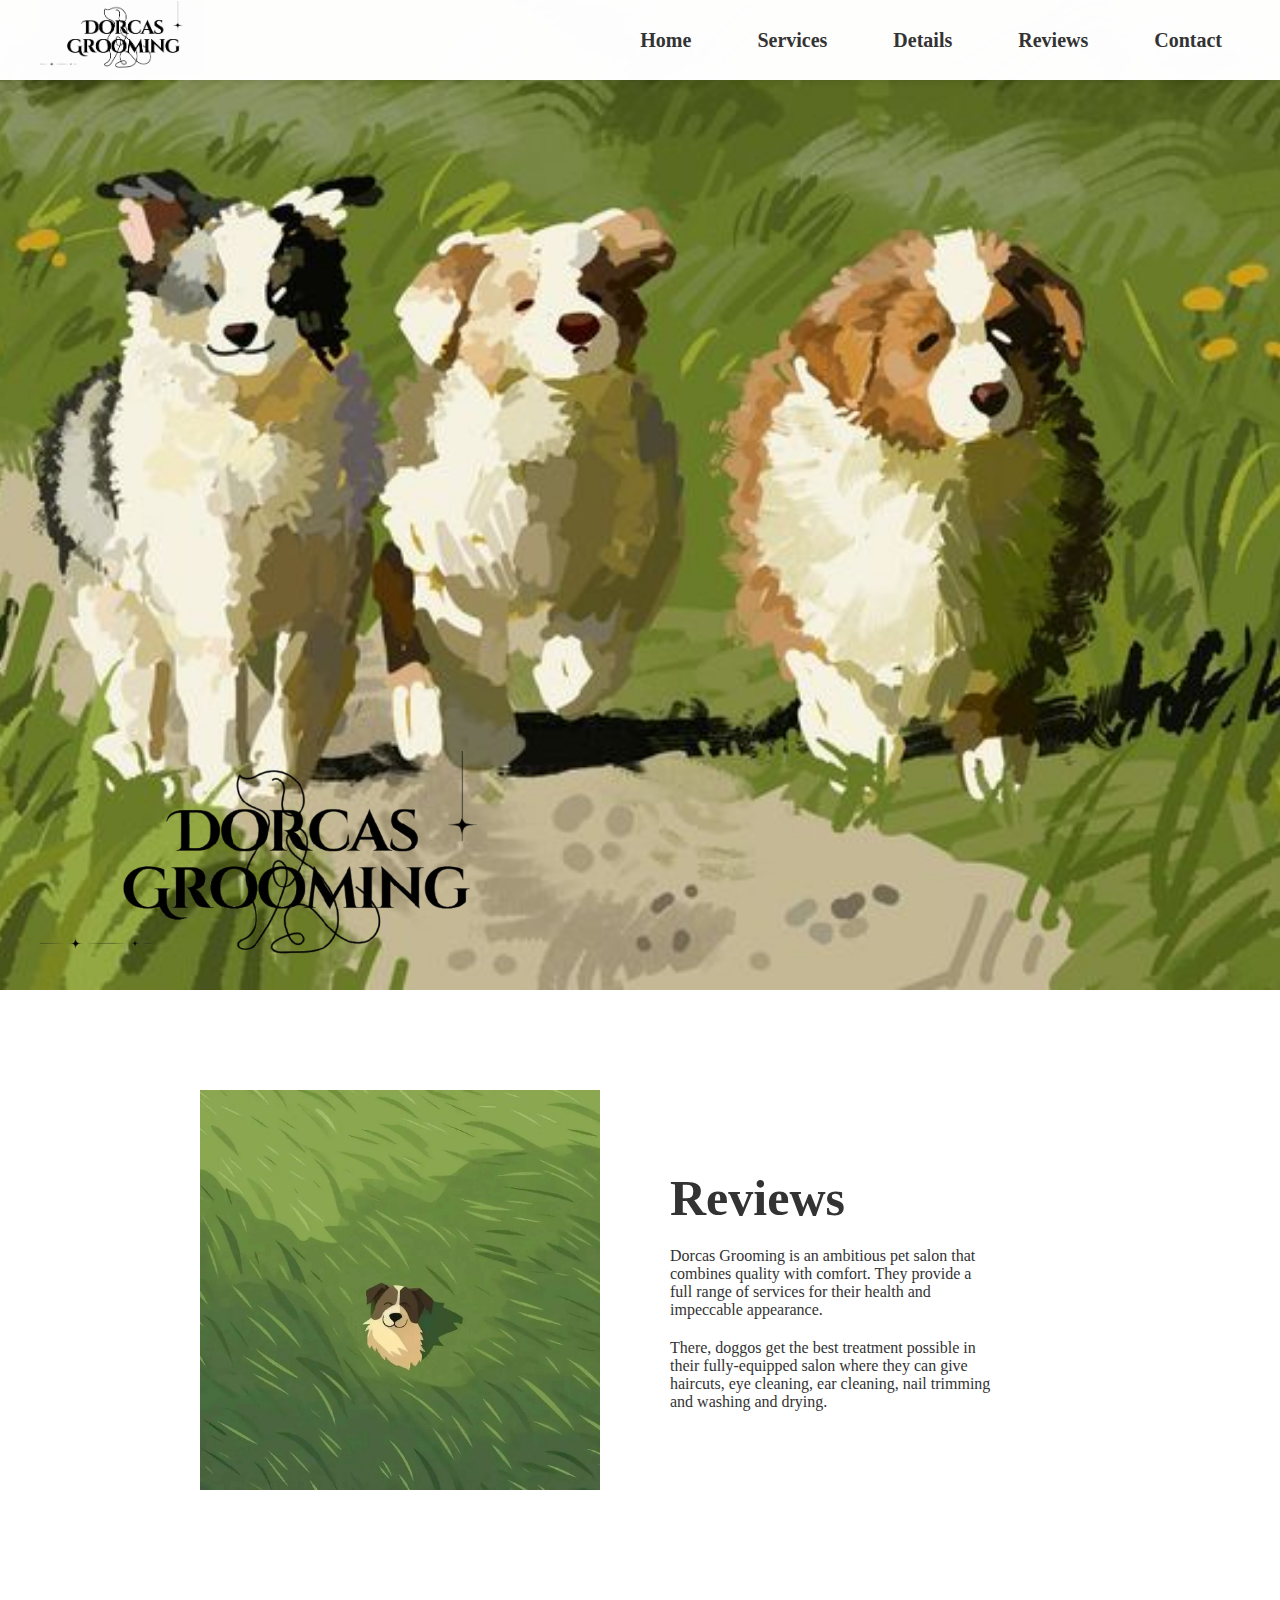
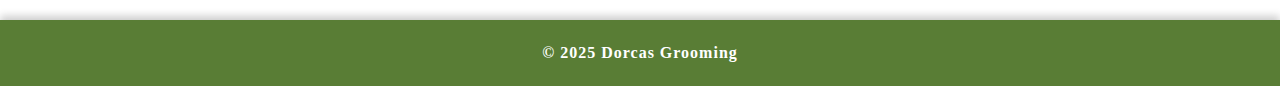
<file: Reviews.html>
<!DOCTYPE html>
<html lang="en">
<head>
    <meta charset="UTF-8">
    <meta name="viewport" content="width=device-width, initial-scale=1.0">
    <title>Document</title>
    <link rel="stylesheet" href="index.css" type="text/css">
</head>
<body>
      <div class="dg-banner"> 
    <nav class="top-nav"> 
      <div class="dg-logo">
        <img src="Official Logo.png" alt="Logo" /> 
      </div>

      
      <ul class="nav-menu"> 
        <li><a href="index.html">Home</a></li>
            <div class="dropdown">
            <li><a href="Services.html">Services</a></li>
                <div class="dropdown-content">
                    <li><a href="Full Grooming.html">Full Grooming</a></li>
                    <li><a href="Washing Package.html">Washing Package</a></li>
                    <li><a href="Haircut and Nailcut.html">Haircut and Nailcut</a></li>
                </div>
            </div>
            <li><a href="Details.html">Details</a></li>
            <li><a href="Reviews.html">Reviews</a></li>
            <li><a href="Contact Details.html">Contact</a></li>
      </ul>
    </nav>
    <img src="Official Logo Removed.png" alt="Dorcas Grooming" class="dg-title" /> <!-- image for the page title -->
  </div>

    <section class="reviews">
    <img src="Reviews.jpg" alt="Reviews Image" /> <!-- Image -->
    <div class="reviews-dg"> <!-- Description for the dog grooming website -->
        <h2>Reviews</h2>
        <p>Dorcas Grooming is an ambitious pet salon that combines quality with comfort. 
        They provide a full range of services for their health and impeccable appearance.</p>

        <p>There, doggos get the best treatment possible in their fully-equipped salon where 
            they can give haircuts, eye cleaning, ear cleaning, nail trimming and washing and drying. </p>
        </div>
    </section>

<footer>
    <p>&copy; 2025 Dorcas Grooming</p>
</footer>

</body>
</html>
</file>
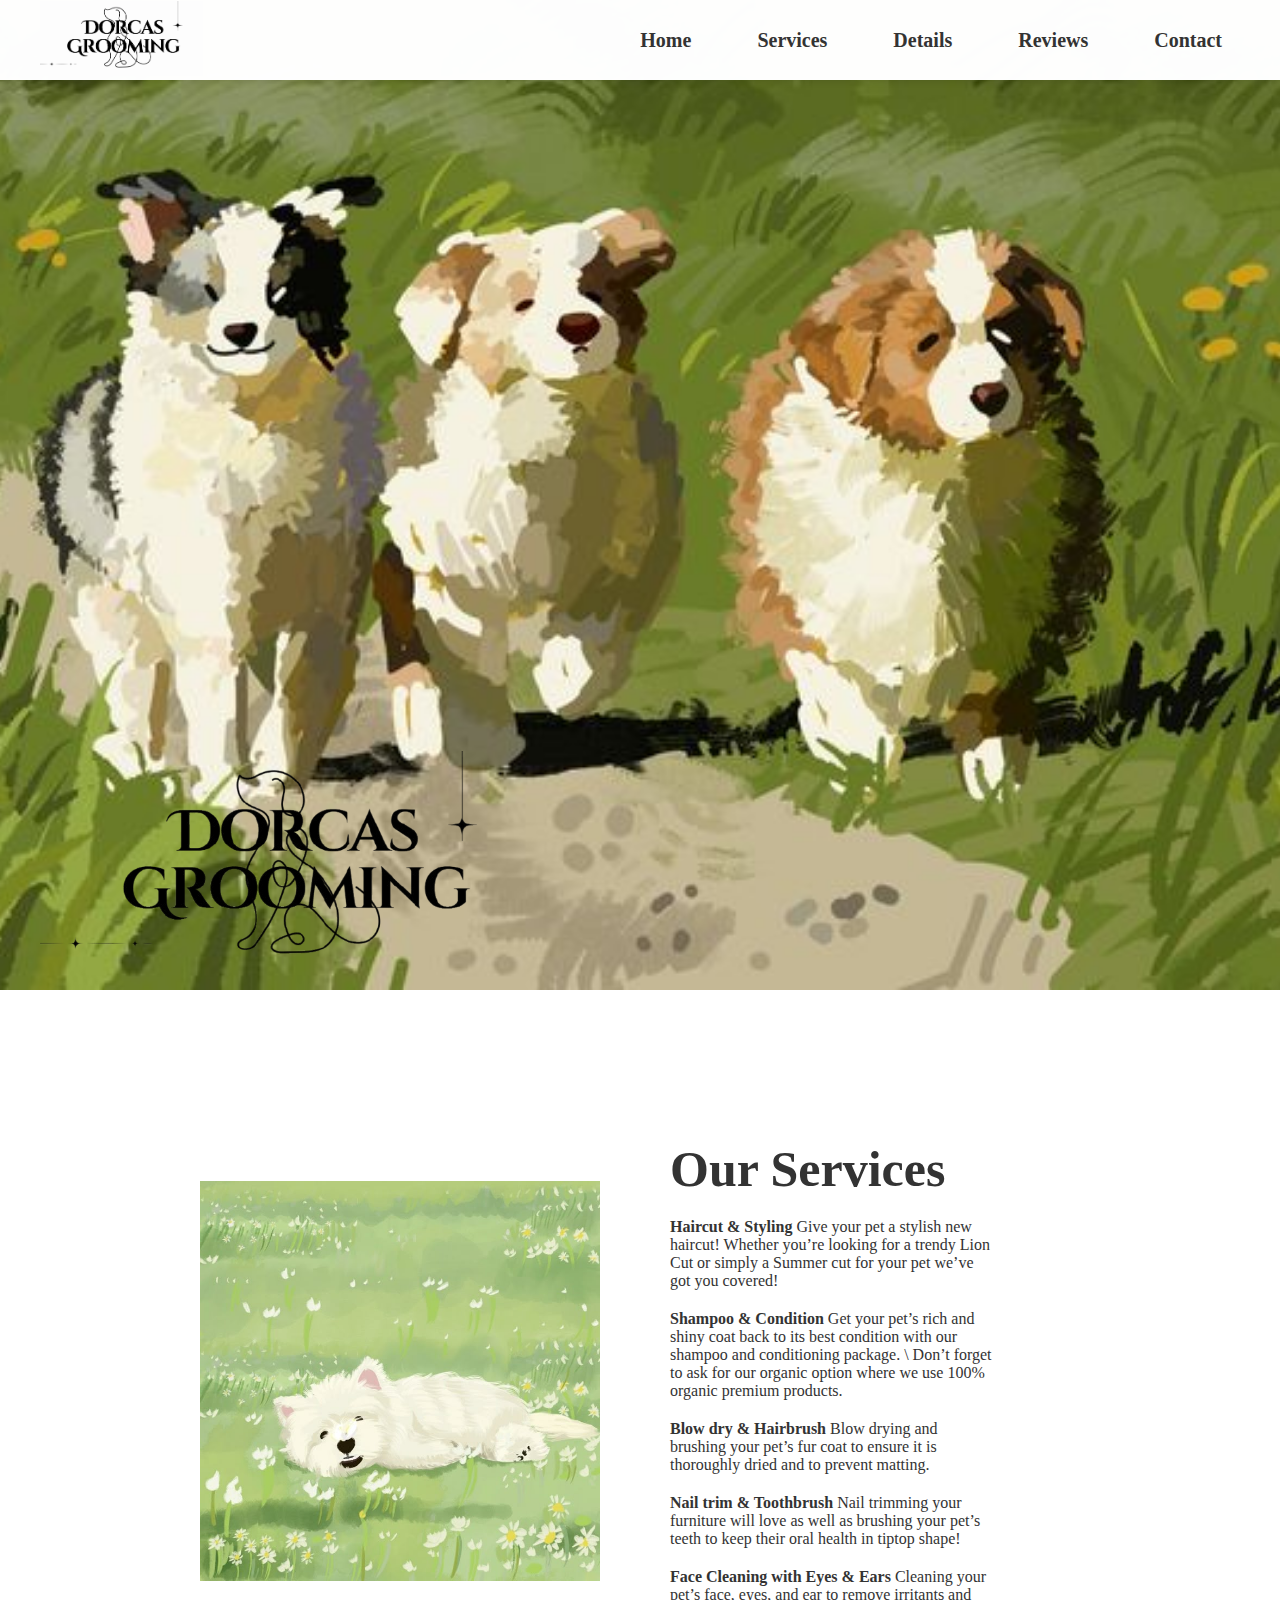
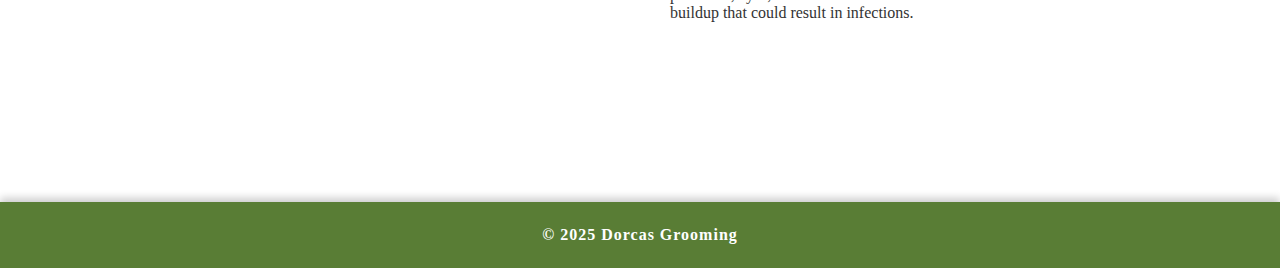
<file: Services.html>
<!DOCTYPE html>
<html lang="en">
<head>
    <meta charset="UTF-8">
    <meta name="viewport" content="width=device-width, initial-scale=1.0">
    <title>Document</title>
    <link rel="stylesheet" href="index.css" >
</head>
<body>
 <div class="dg-banner"> 
    <nav class="top-nav"> 
      <div class="dg-logo">
        <img src="Official Logo.png" alt="Logo" /> 
      </div>

      
      <ul class="nav-menu"> 
        <li><a href="index.html">Home</a></li>
            <div class="dropdown">
            <li><a href="Services.html">Services</a></li>
                <div class="dropdown-content">
                    <li><a href="Full Grooming.html">Full Grooming</a></li>
                    <li><a href="Washing Package.html">Washing Package</a></li>
                    <li><a href="Haircut and Nailcut.html">Haircut and Nailcut</a></li>
                </div>
            </div>
            <li><a href="Details.html">Details</a></li>
            <li><a href="Reviews.html">Reviews</a></li>
            <li><a href="Contact Details.html">Contact</a></li>
      </ul>
    </nav>
    <img src="Official Logo Removed.png" alt="Dorcas Grooming" class="dg-title" /> <!-- image for the page title -->
    </div>
    <section class="services"> 
    <img src="Services.jpg" alt="Services Image" /> <!-- Image -->
    <div class="services-dg"> <!-- Description for the dog grooming website -->
        <h2>Our Services</h2>
        <p><strong>Haircut & Styling</strong> Give your pet a stylish new haircut! 
            Whether you’re looking for a trendy Lion Cut or simply a Summer cut for your pet we’ve got you covered!</p>
        <p><strong>Shampoo & Condition</strong> Get your pet’s rich and shiny coat back to its best condition with our shampoo and conditioning package. \
            Don’t forget to ask for our organic option where we use 100% organic premium products.</p>
        <p><strong>Blow dry & Hairbrush</strong> Blow drying and brushing your pet’s fur coat to ensure it is thoroughly dried and to prevent matting.</p>
        <p><strong>Nail trim & Toothbrush</strong> Nail trimming your furniture will love as well as brushing your pet’s teeth to keep their oral health in tiptop shape!</p>
        <p><strong>Face Cleaning with Eyes & Ears</strong> Cleaning your pet’s face, eyes, and ear to remove irritants and buildup that could result in infections.</p>
    </section>

<footer>
        <p>&copy; 2025 Dorcas Grooming</p>
    </footer>

</body>
</html>
</file>
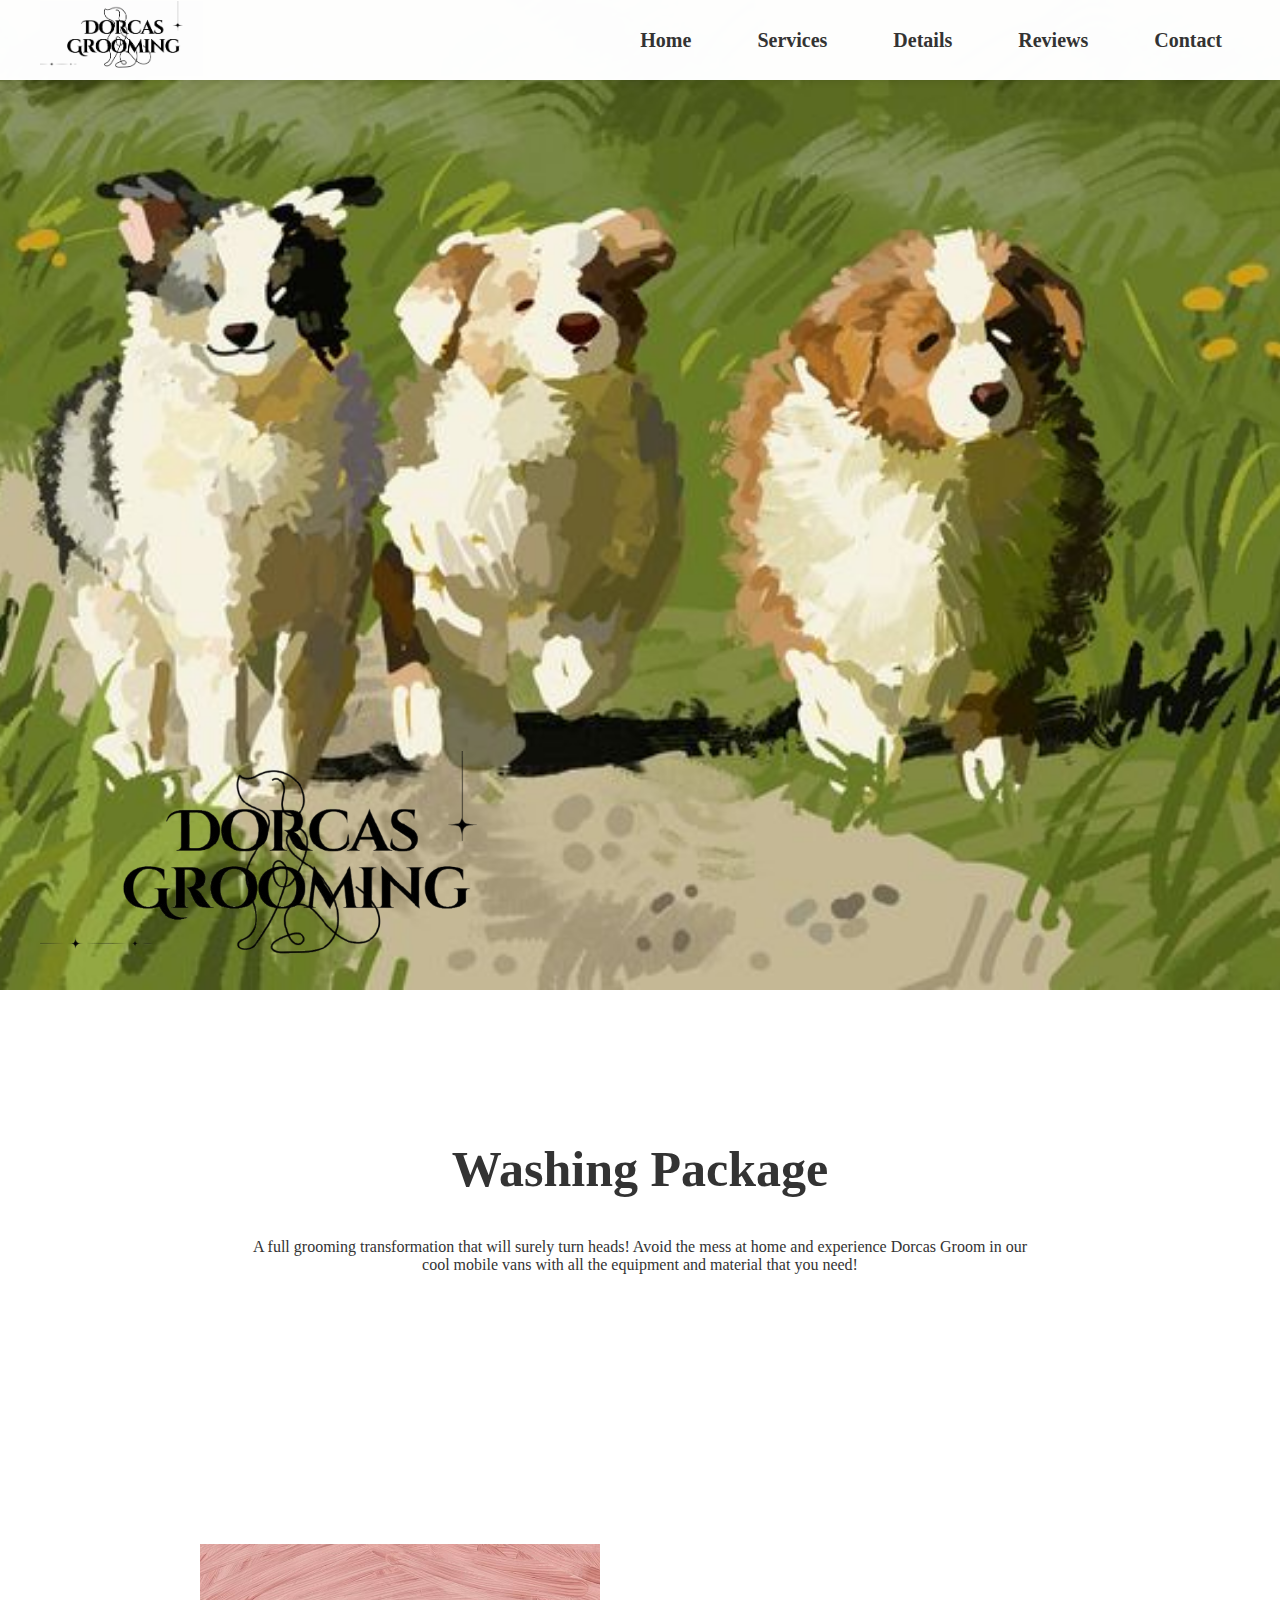
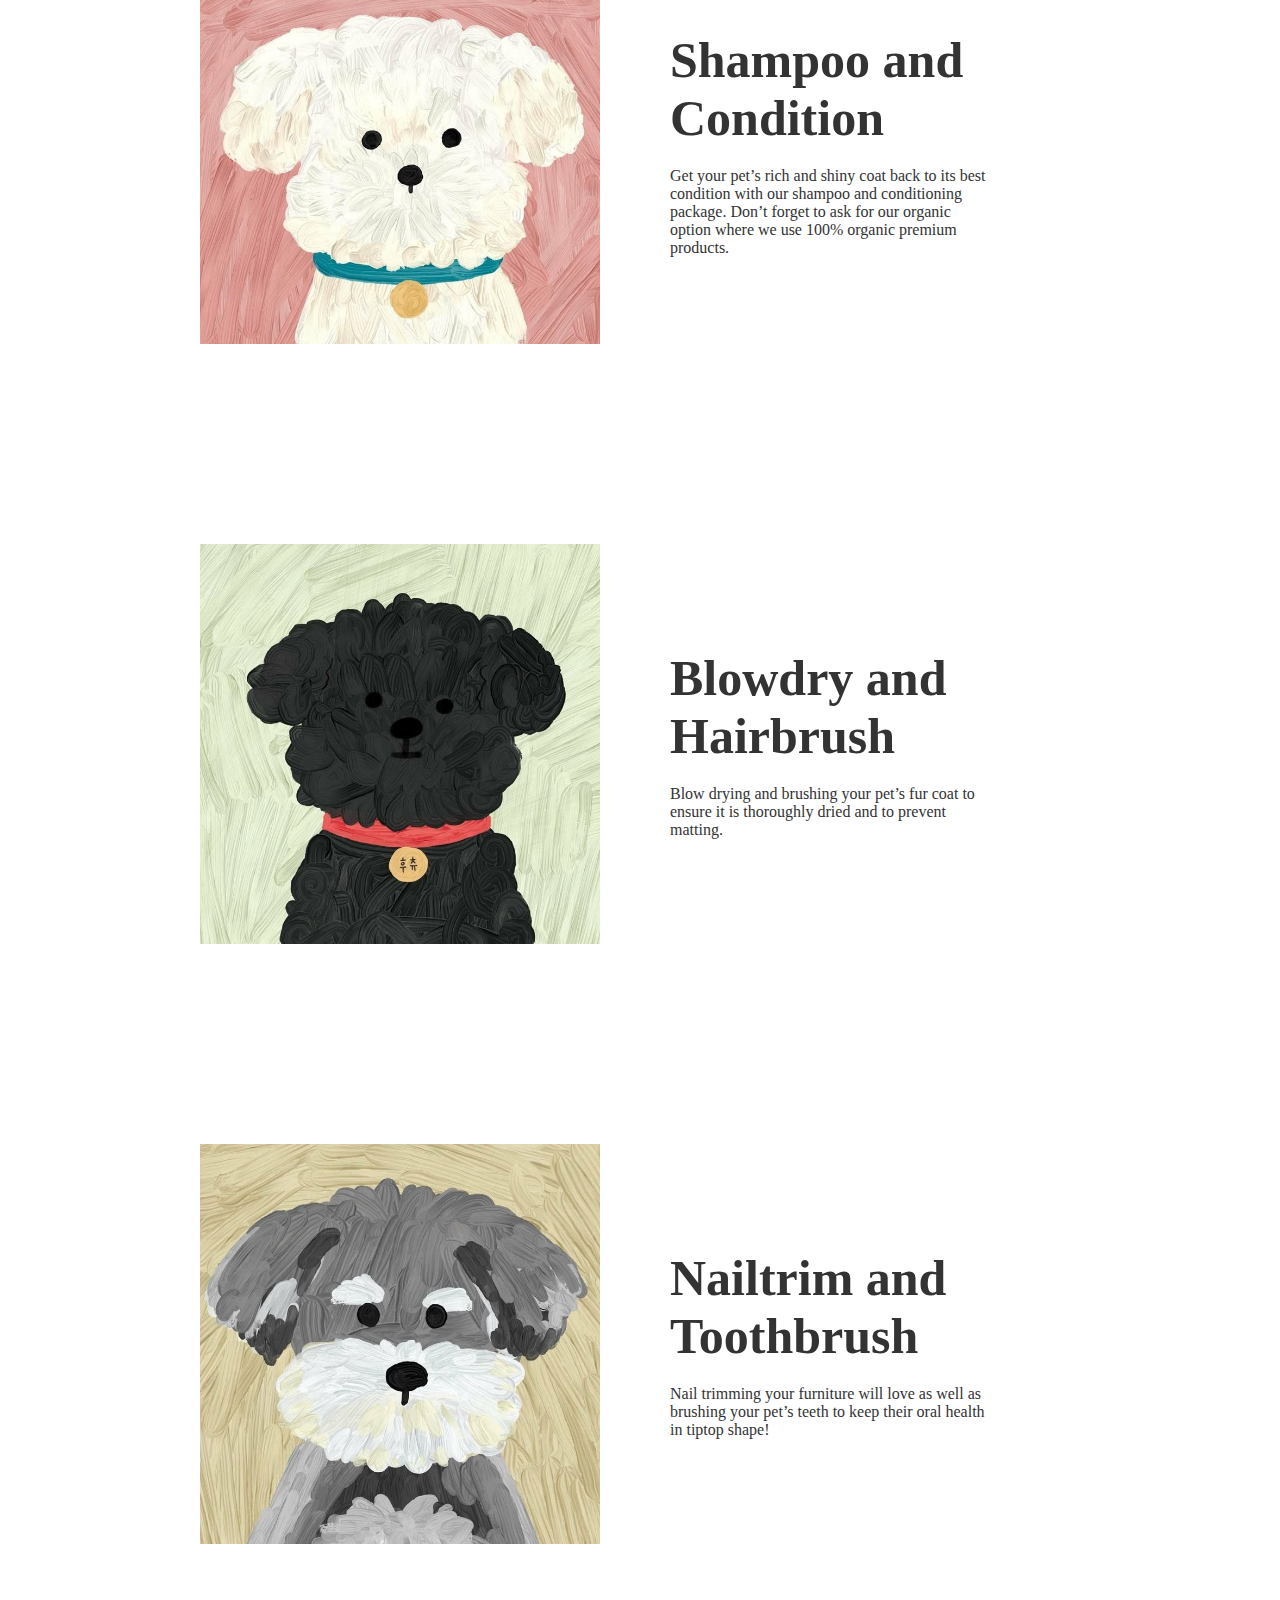
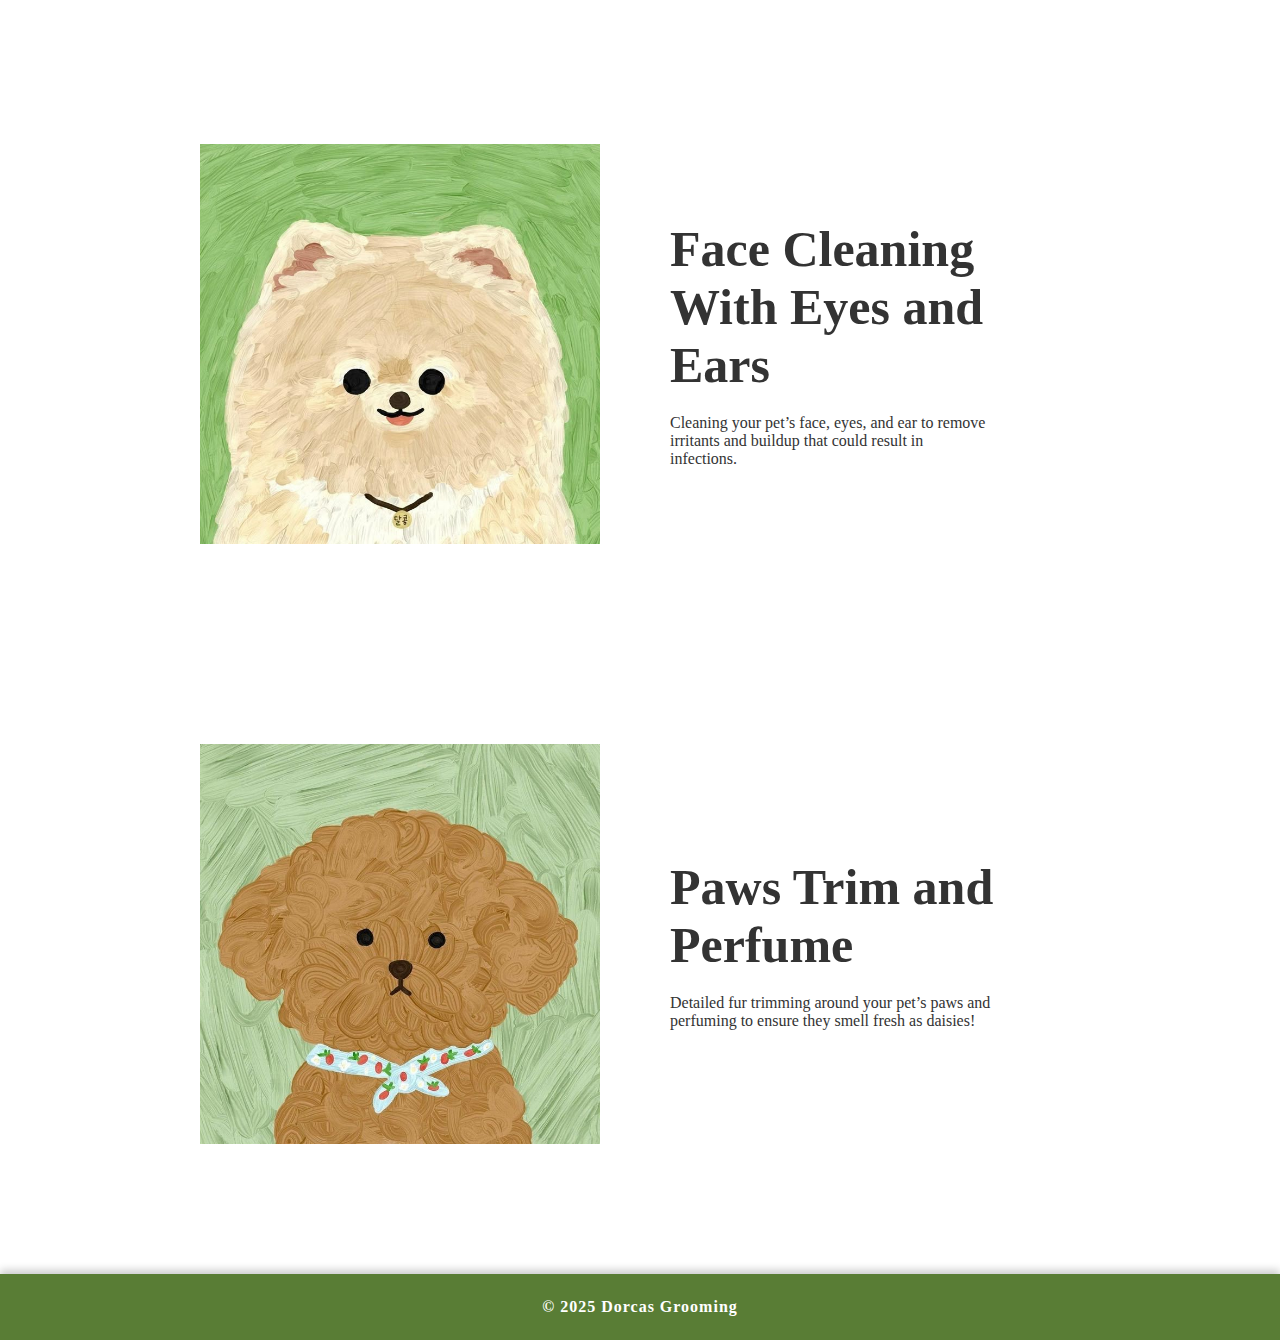
<file: Washing Package.html>
<!DOCTYPE html>
<html lang="en">
<head>
    <meta charset="UTF-8">
    <meta name="viewport" content="width=device-width, initial-scale=1.0">
    <title>Full Grooming</title>
    <link rel="stylesheet" href="index.css" >
</head>
<body>
    <div class="dg-banner"> 
    <nav class="top-nav"> 
      <div class="dg-logo">
        <img src="Official Logo.png" alt="Logo" /> 
      </div>

      
      <ul class="nav-menu"> 
        <li><a href="index.html">Home</a></li>
            <div class="dropdown">
            <li><a href="Services.html">Services</a></li>
                <div class="dropdown-content">
                    <li><a href="Full Grooming.html">Full Grooming</a></li>
                    <li><a href="Washing Package.html">Washing Package</a></li>
                    <li><a href="Haircut and Nailcut.html">Haircut and Nailcut</a></li>
                </div>
            </div>
            <li><a href="Details.html">Details</a></li>
            <li><a href="Reviews.html">Reviews</a></li>
            <li><a href="Contact Details.html">Contact</a></li>
      </ul>
    </nav>
    <img src="Official Logo Removed.png" alt="Dorcas Grooming" class="dg-title" /> <!-- image for the page title -->
    </div>

    <section class="information">
    <div class="information-dg"> <!-- Description for the dog grooming website -->
      <h2><center>Washing Package</center></h2>

        <p><center>A full grooming transformation that will surely turn heads!
        Avoid the mess at home and experience Dorcas Groom in our cool mobile 
        vans with all the equipment and material that you need!</center></p>
    </section>

    <section class="information">
    <img src="Shampoo and Condition.jpg" alt="Shampoo and Condition Image" /> <!-- Image -->
    <div class="information-dg"> <!-- Description for the dog grooming website -->
      <h2>Shampoo and Condition</h2>

        <p>Get your pet’s rich and shiny coat back to its best condition with our shampoo and conditioning package. Don’t forget to ask for our organic option where we use 100% organic premium products.</p>
    </section>

    <section class="information">
    <img src="Blowdry and Hairbrush.jpg" alt="Blowdry and Hairbrush Image" /> <!-- Image -->
    <div class="information-dg"> <!-- Description for the dog grooming website -->
      <h2>Blowdry and Hairbrush</h2>

        <p>Blow drying and brushing your pet’s fur coat to ensure it is thoroughly dried and to prevent matting.</p>
    </section>

    <section class="information">
    <img src="Nailtrim and Toothbrush.jpg" alt="Nailtrim and Toothbrush Image" /> <!-- Image -->
    <div class="information-dg"> <!-- Description for the dog grooming website -->
      <h2>Nailtrim and Toothbrush</h2>

        <p>Nail trimming your furniture will love as well as brushing your pet’s teeth to keep their oral health in tiptop shape!</p>
    </section>

    <section class="information">
    <img src="Face Cleaning With Eyes and Ears.jpg" alt="Face Cleaning With Eyes and Ears Image" /> <!-- Image -->
    <div class="information-dg"> <!-- Description for the dog grooming website -->
      <h2>Face Cleaning With Eyes and Ears</h2>

        <p>Cleaning your pet’s face, eyes, and ear to remove irritants and buildup that could result in infections.</p>
    </section>

    <section class="information">
    <img src="Paws Trim and Perfume.jpg" alt="Paws and Perfume Image" /> <!-- Image -->
    <div class="information-dg"> <!-- Description for the dog grooming website -->
      <h2>Paws Trim and Perfume</h2>

        <p>Detailed fur trimming around your pet’s paws and perfuming to ensure they smell fresh as daisies!</p>
    </section>

    <footer>
        <p>&copy; 2025 Dorcas Grooming</p>
    </footer>
</body>
</html>
</file>
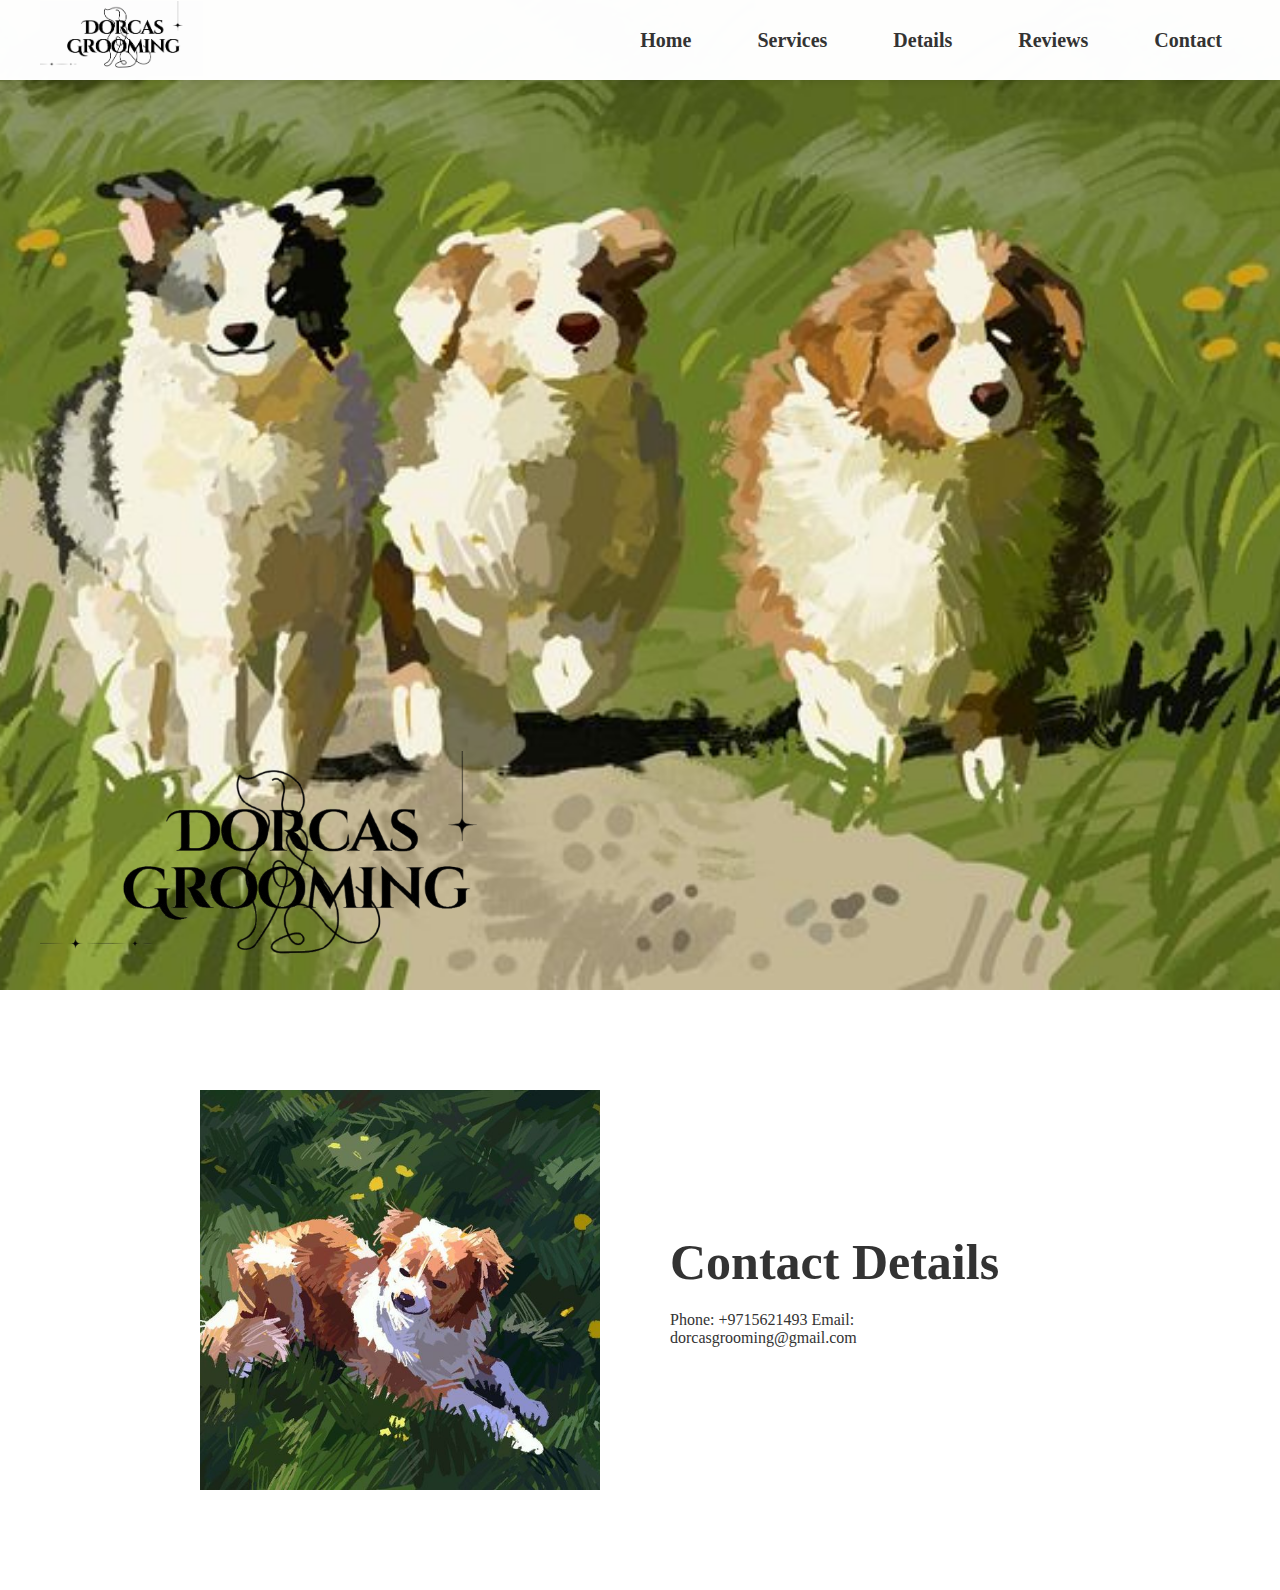
<file: Web Programming/Contact Details.html>
<!DOCTYPE html>
<html lang="en">
<head>
    <meta charset="UTF-8">
    <meta name="viewport" content="width=device-width, initial-scale=1.0">
    <title>Contact Deatils</title>
    <link rel="stylesheet" href="Index.css" >
</head>
<body>
    <div class="dg-banner"> 
    <nav class="top-nav"> 
      <div class="dg-logo">
        <img src="Official Logo.png" alt="Logo" /> 
      </div>

      
      <ul class="nav-menu"> 
        <li><a href="Index.html">Home</a></li>
            <div class="dropdown">
            <li><a href="Services.html">Services</a></li>
                <div class="dropdown-content">
                    <li><a href="Full Grooming.html">Full Grooming</a></li>
                    <li><a href="Washing Package.html">Washing Package</a></li>
                    <li><a href="Haircut and Nailcut.html">Haircut and Nailcut</a></li>
                </div>
            </div>
            <li><a href="Details.html">Details</a></li>
            <li><a href="Reviews.html">Reviews</a></li>
            <li><a href="Contact Details.html">Contact</a></li>
      </ul>
    </nav>
    <img src="Official Logo Removed.png" alt="Dorcas Grooming" class="dg-title" /> <!-- main background -->
    </div>

    <section class="information">
        <img src="Contacts.jpg" alt="Contacts Image" /> <!-- Image -->
        <div class="information-dg">
        <h2>Contact Details</h2>
        <p>Phone: +9715621493
           Email: dorcasgrooming@gmail.com
        </p>
    </section>
</body>
</html>
</file>
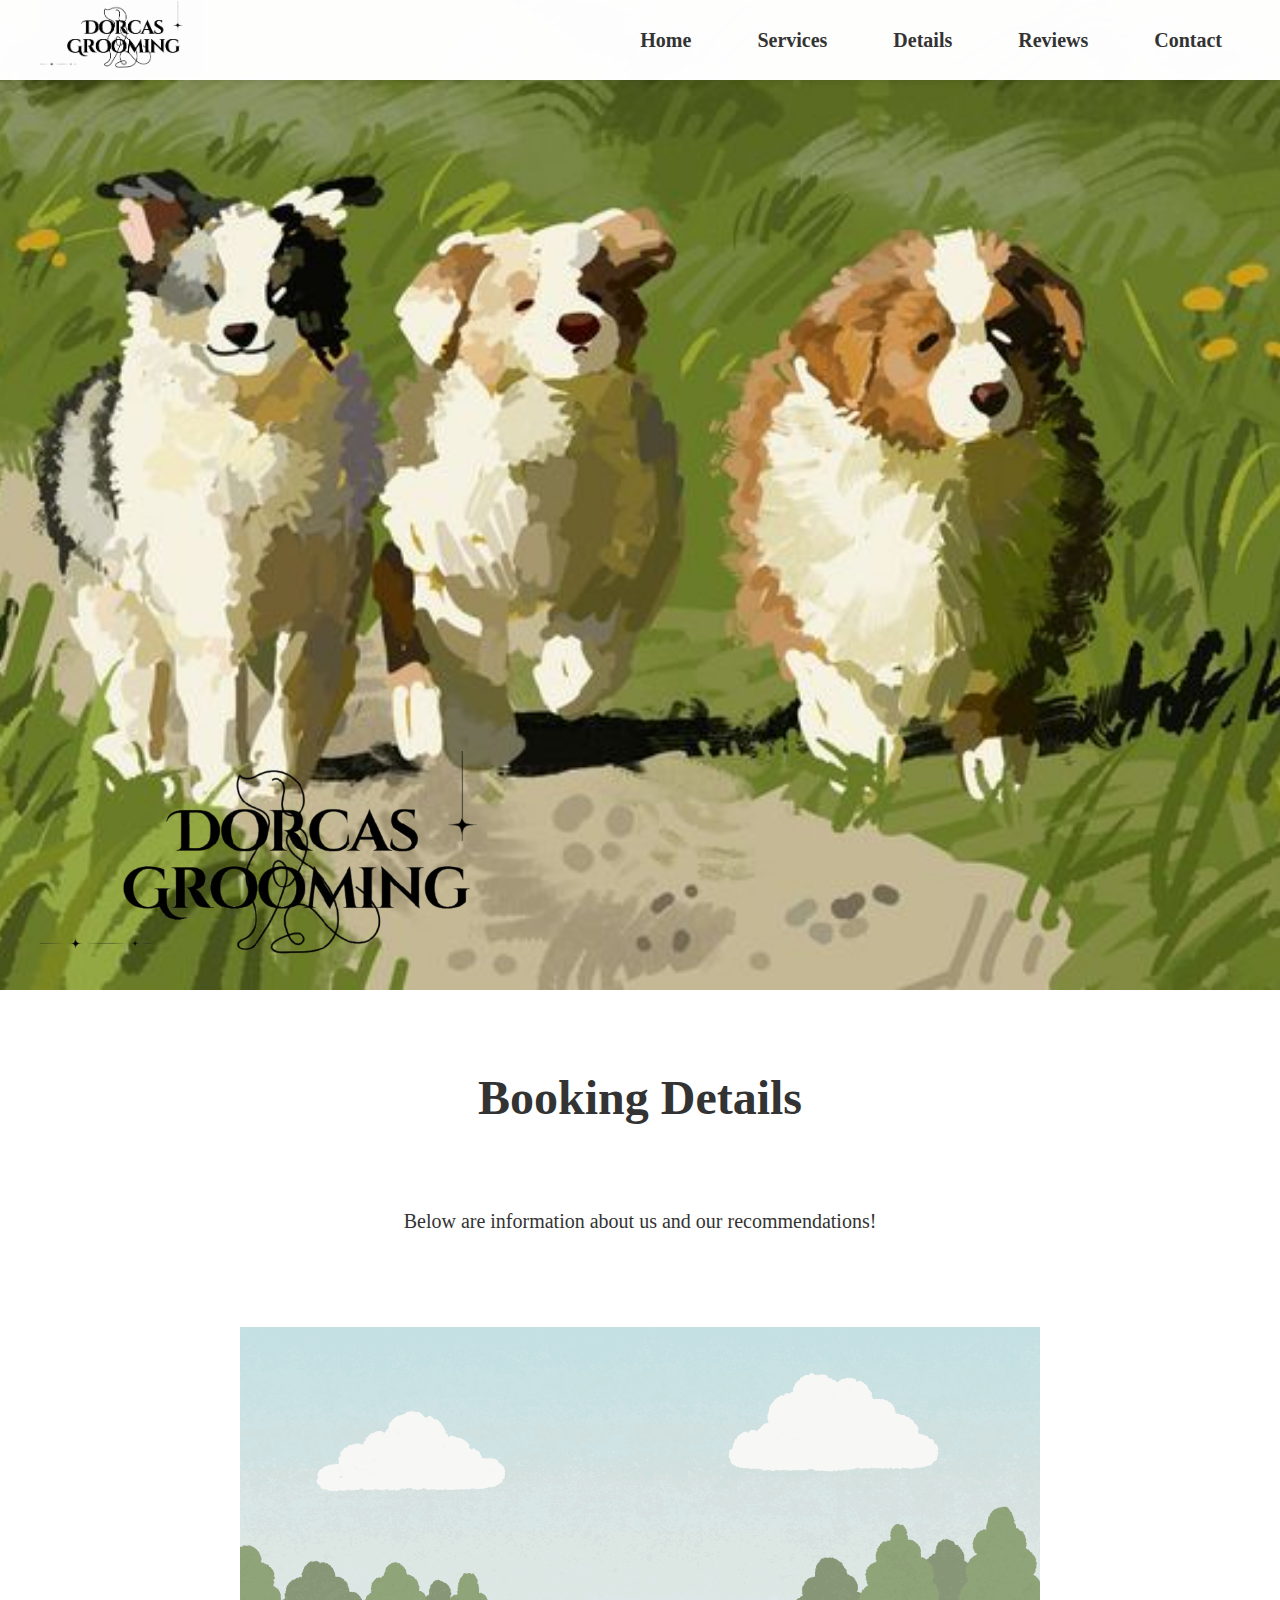
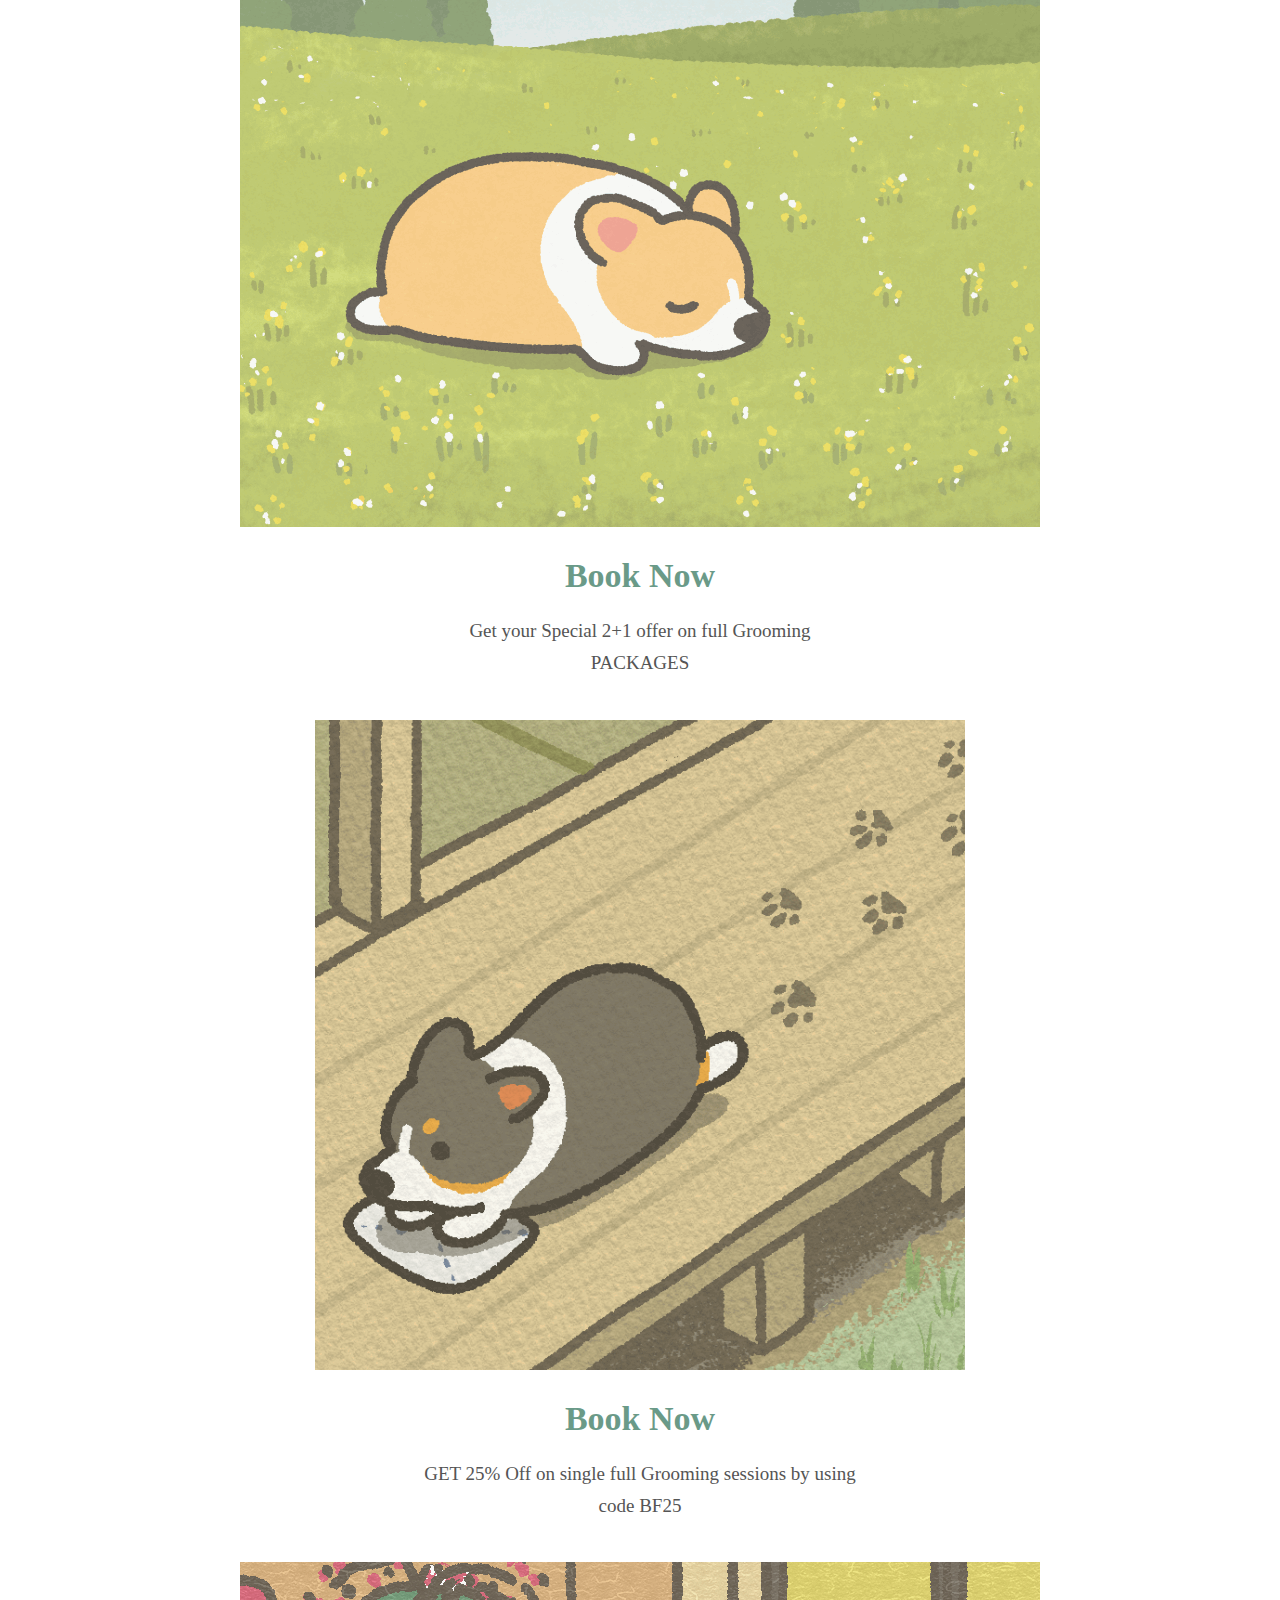
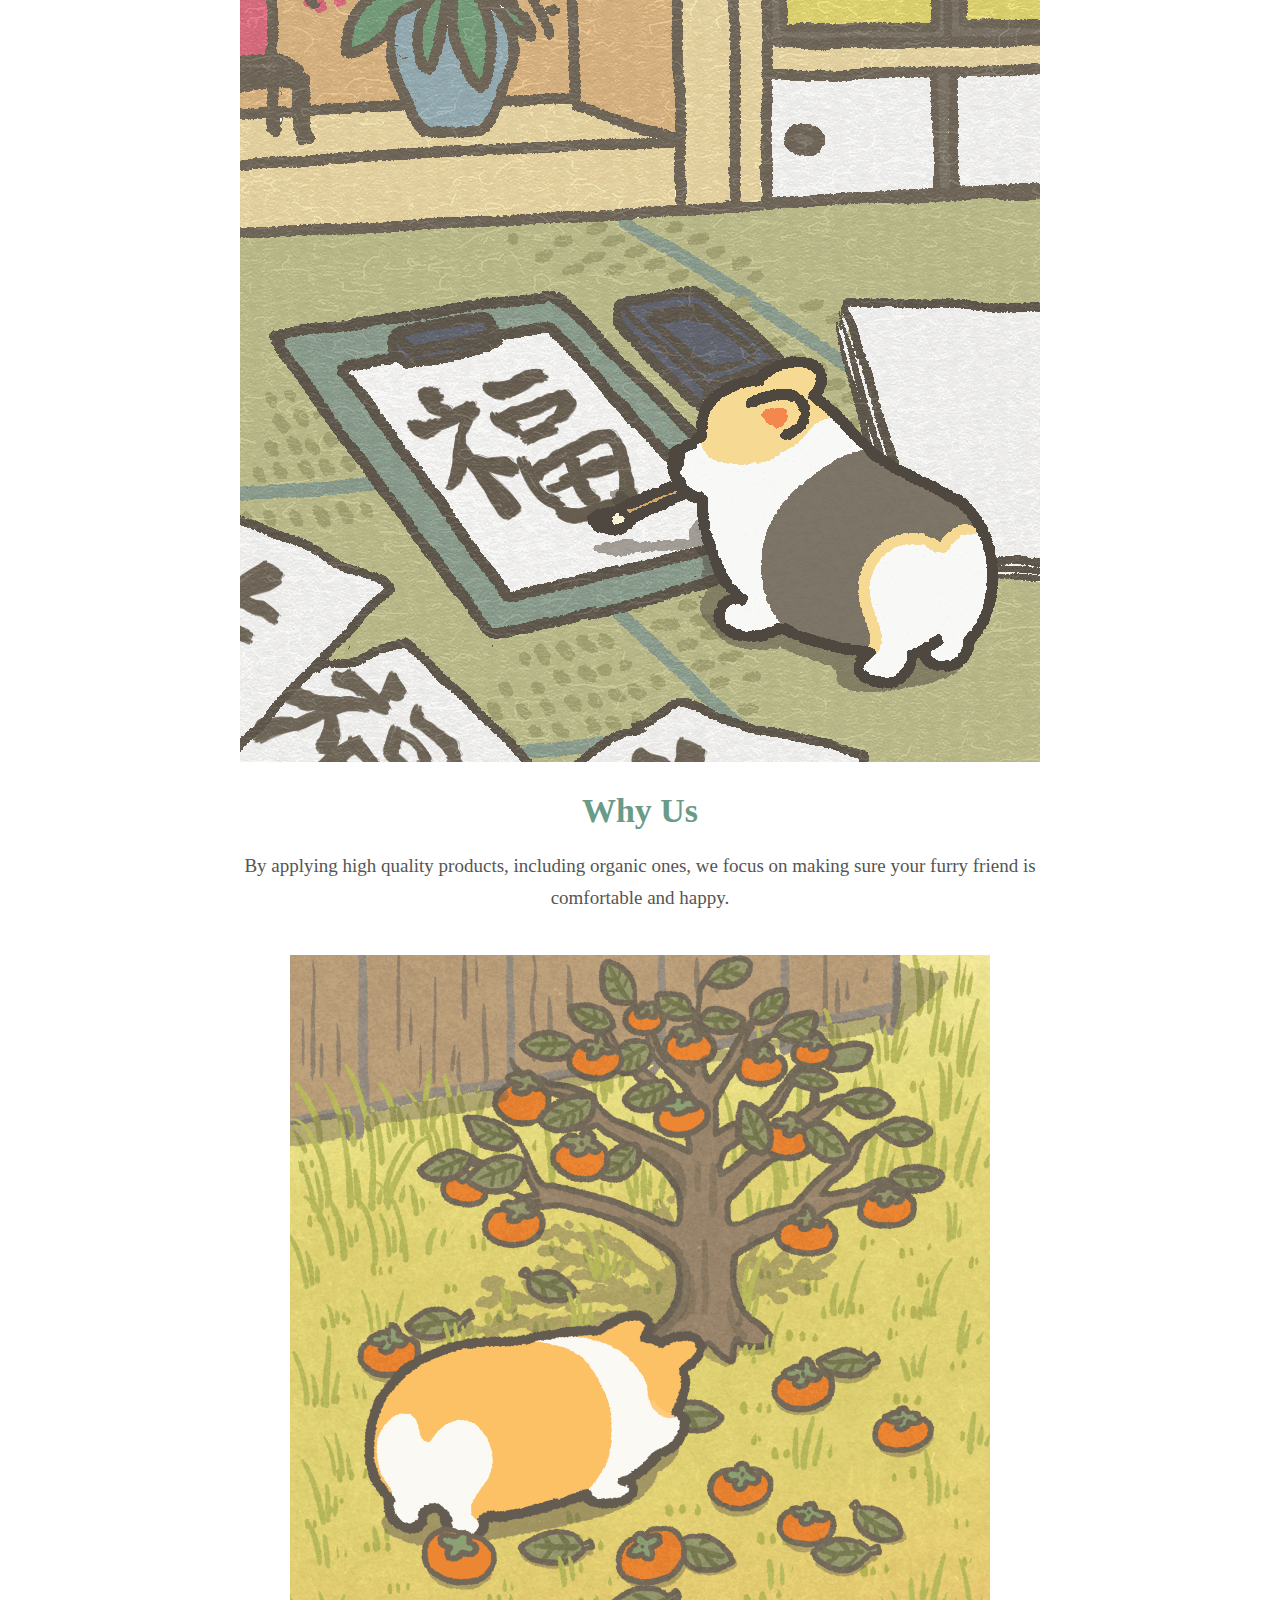
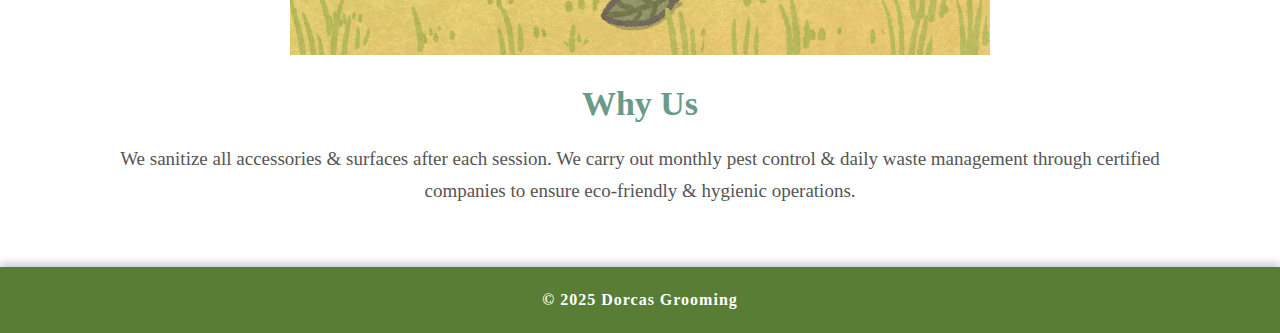
<file: Web Programming/Details.html>
<!DOCTYPE html>
<html lang="en">
<head>
    <meta charset="UTF-8">
    <meta name="viewport" content="width=device-width, initial-scale=1.0">
    <title>Details</title> <!-- title -->
    <link rel="stylesheet" href="Index.css" type="text/css"> <!-- Link to CSS -->
</head>
<body>

 <div class="dg-banner"> 
    <nav class="top-nav"> 
      <div class="dg-logo">
        <img src="Official Logo.png" alt="Logo" /> 
      </div>

      
      <ul class="nav-menu"> 
        <li><a href="Index.html">Home</a></li>
            <div class="dropdown">
            <li><a href="Services.html">Services</a></li>
                <div class="dropdown-content">
                    <li><a href="Full Grooming.html">Full Grooming</a></li>
                    <li><a href="Washing Package.html">Washing Package</a></li>
                    <li><a href="Haircut and Nailcut.html">Haircut and Nailcut</a></li>
                </div>
            </div>
            <li><a href="Details.html">Details</a></li>
            <li><a href="Reviews.html">Reviews</a></li>
            <li><a href="Contact Details.html">Contact</a></li>
      </ul>
    </nav>
    <img src="Official Logo Removed.png" alt="Dorcas Grooming" class="dg-title" /> <!-- main background -->
    </div>
    
    <h1 class="details">Booking Details</h1> <!-- title of the page -->
    <p class="information-descrip">Below are information about us and our recommendations!</p> <!-- description of the page -->

    <div class="gif"> <!-- 1st gif-->
      <img src="shiba.gif" alt="Pick 1" class="gif-image" /> <!-- Image of Leaf Umbrella -->
      <div class="gif-info"> <!-- Info on the booking -->
      <h2> Book Now </h2> <!-- Head title of the pick -->
      <p> Get your Special 2+1 offer on full Grooming PACKAGES </p> <!-- Description -->
  </div>
</div>
<div class="gif"> <!-- 2nd gif -->
  <img src="shibatwo.gif" alt="Pick 2" class="gif-image" /> <!-- Image of Catbus -->
  <div class="gif-info"> <!-- Info on the booking -->
      <h2> Book Now </h2> <!-- Head title of the pick -->
      <p> GET 25% Off on single full Grooming sessions by using code BF25 </p> <!-- Description -->
  </div>
</div>
<div class="gif"> <!-- 3rd gif -->
  <img src="shibathree.gif" alt="Pick 3" class="gif-image" /> <!-- Image of Soot Sprites -->
  <div class="gif-info"> <!-- Info on the booking -->
      <h2> Why Us </h2> <!-- Head title of the pick -->
      <p> By applying high quality products, including organic ones, we focus on making sure your furry friend is comfortable and happy. </p> <!-- Description -->
  </div>
</div>
<div class="gif"> <!-- 4th gif -->
  <img src="shibafour.gif" alt="Pick 4" class="gif-image" /> <!-- Image of Acorns -->
  <div class="gif-info"> <!-- Info on the booking -->
      <h2> Why Us </h2> <!-- Head title of the pick -->
      <p> We sanitize all accessories & surfaces after each session. We carry out monthly pest control & daily waste management through certified companies to ensure eco-friendly & hygienic operations. </p> <!-- Description -->
  </div>
</div>
</div>
<footer>
        <p>&copy; 2025 Dorcas Grooming</p>
    </footer>
</body>
</html>
</file>
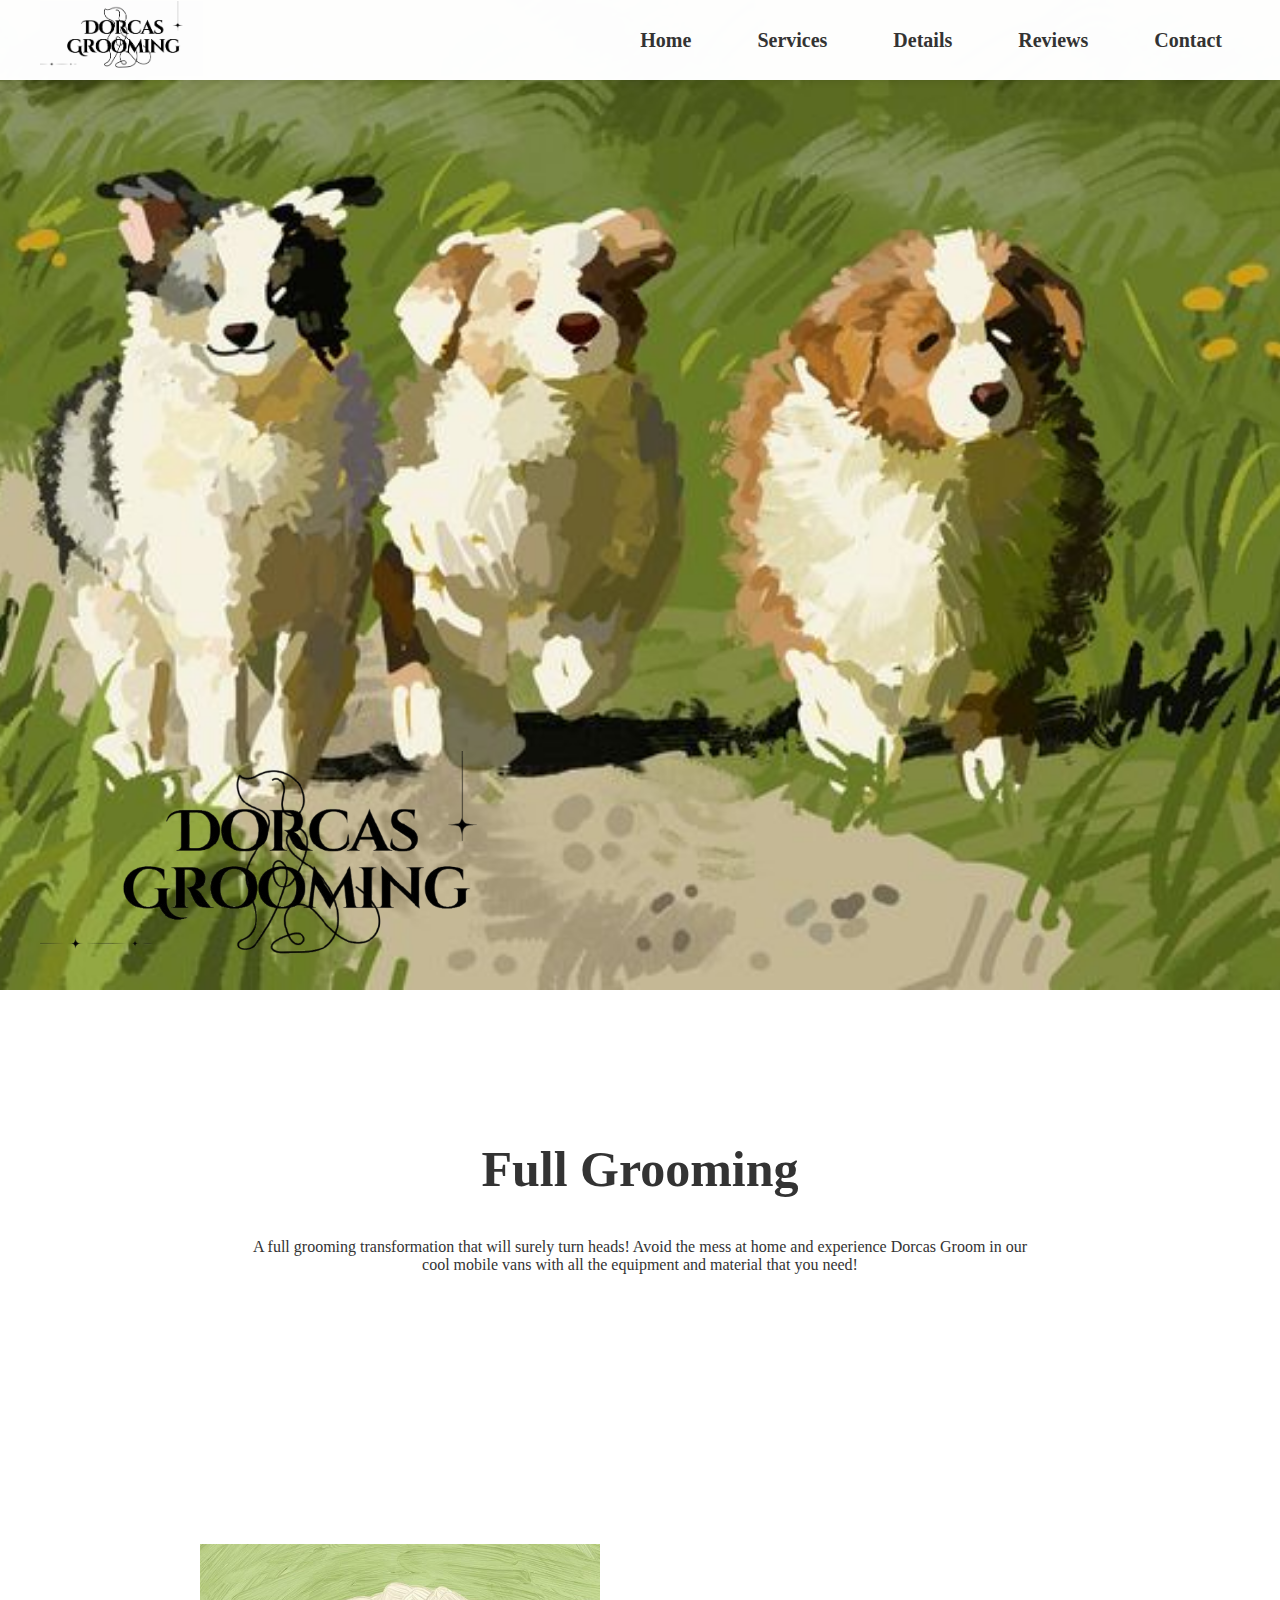
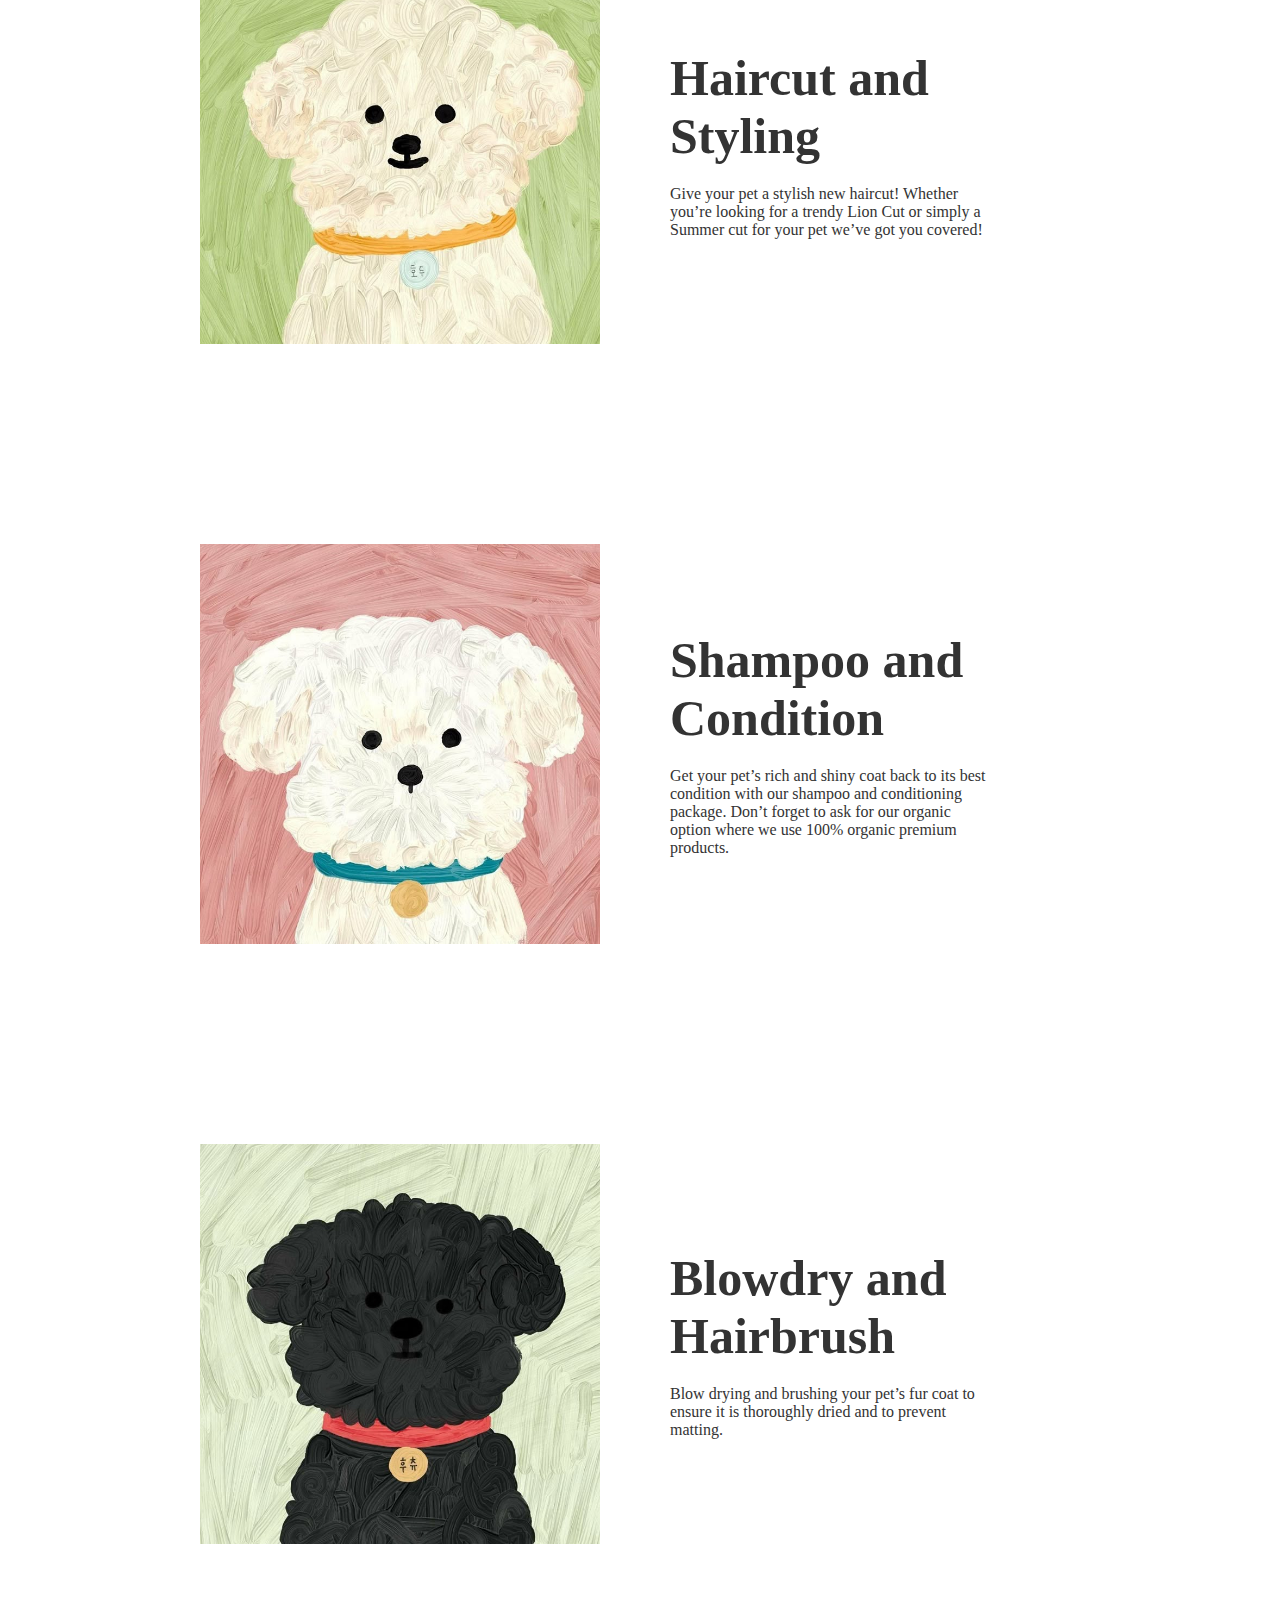
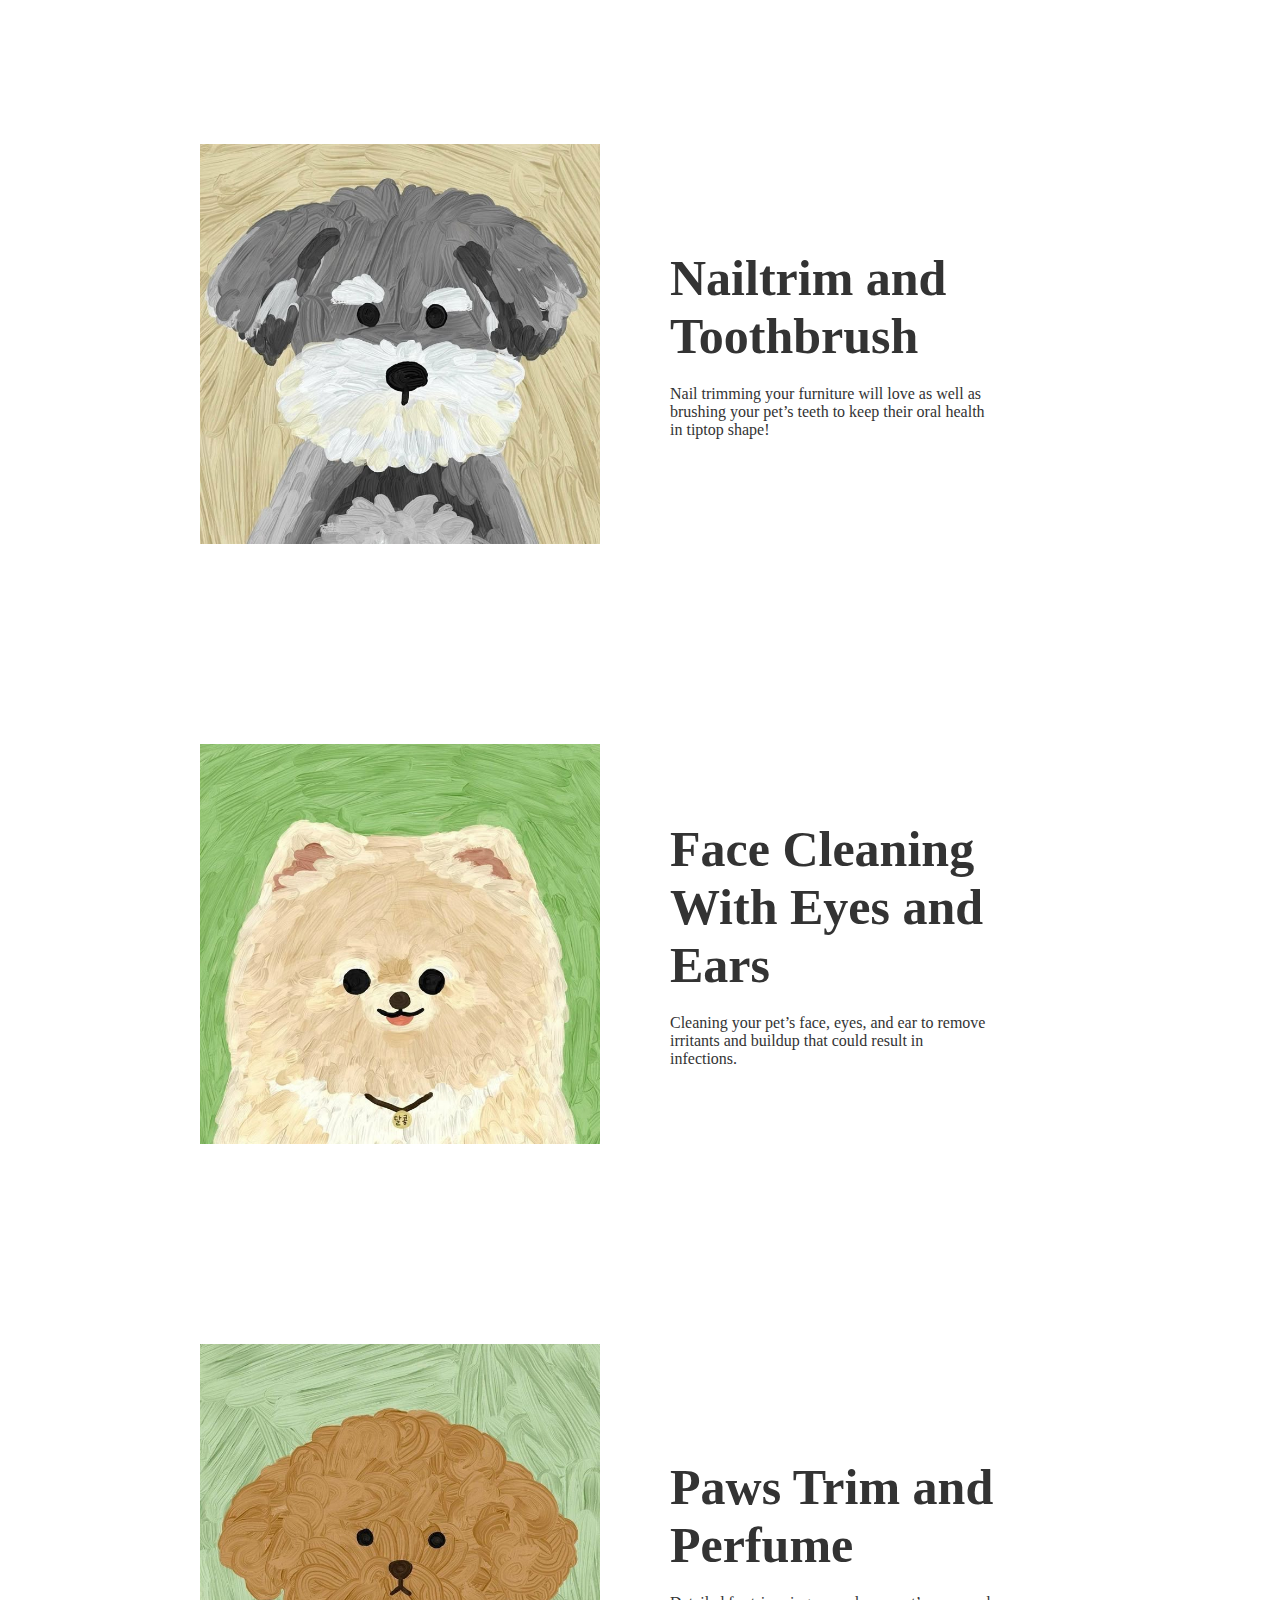
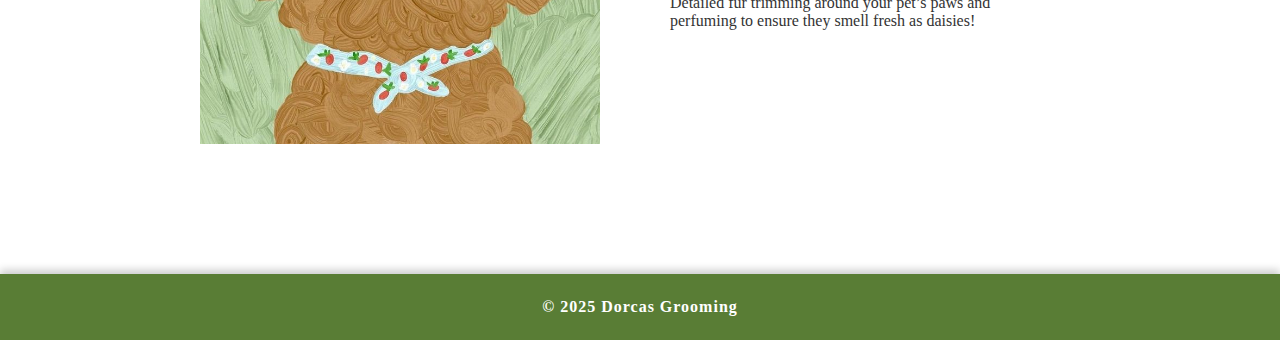
<file: Web Programming/Full Grooming.html>
<!DOCTYPE html>
<html lang="en">
<head>
    <meta charset="UTF-8">
    <meta name="viewport" content="width=device-width, initial-scale=1.0">
    <title>Full Grooming</title>
    <link rel="stylesheet" href="Index.css" >
</head>
<body>
    <div class="dg-banner"> 
    <nav class="top-nav"> 
      <div class="dg-logo">
        <img src="Official Logo.png" alt="Logo" /> 
      </div>

      
      <ul class="nav-menu"> 
        <li><a href="Index.html">Home</a></li>
            <div class="dropdown">
            <li><a href="Services.html">Services</a></li>
                <div class="dropdown-content">
                    <li><a href="Full Grooming.html">Full Grooming</a></li>
                    <li><a href="Washing Package.html">Washing Package</a></li>
                    <li><a href="Haircut and Nailcut.html">Haircut and Nailcut</a></li>
                </div>
            </div>
            <li><a href="Details.html">Details</a></li>
            <li><a href="Reviews.html">Reviews</a></li>
            <li><a href="Contact Details.html">Contact</a></li>
      </ul>
    </nav>
    <img src="Official Logo Removed.png" alt="Dorcas Grooming" class="dg-title" /> <!-- image for the page title -->
    </div>

    <section class="information">
    <div class="information-dg"> <!-- Description for the dog grooming website -->
      <h2><center>Full Grooming</center></h2>

        <p><center>A full grooming transformation that will surely turn heads!
        Avoid the mess at home and experience Dorcas Groom in our cool mobile 
        vans with all the equipment and material that you need!</center></p>
    </section>

    <section class="information">
    <img src="Haircut and Styling.jpg" alt="Haircut and Styling Image" /> <!-- Image -->
    <div class="information-dg"> <!-- Description for the dog grooming website -->
      <h2>Haircut and Styling</h2>

        <p>Give your pet a stylish new haircut! Whether you’re looking for a trendy Lion Cut or simply a Summer cut for your pet we’ve got you covered!</p>
    </section>

    <section class="information">
    <img src="Shampoo and Condition.jpg" alt="Shampoo and Condition Image" /> <!-- Image -->
    <div class="information-dg"> <!-- Description for the dog grooming website -->
      <h2>Shampoo and Condition</h2>

        <p>Get your pet’s rich and shiny coat back to its best condition with our shampoo and conditioning package. Don’t forget to ask for our organic option where we use 100% organic premium products.</p>
    </section>

    <section class="information">
    <img src="Blowdry and Hairbrush.jpg" alt="Blowdry and Hairbrush Image" /> <!-- Image -->
    <div class="information-dg"> <!-- Description for the dog grooming website -->
      <h2>Blowdry and Hairbrush</h2>

        <p>Blow drying and brushing your pet’s fur coat to ensure it is thoroughly dried and to prevent matting.</p>
    </section>

    <section class="information">
    <img src="Nailtrim and Toothbrush.jpg" alt="Nailtrim and Toothbrush Image" /> <!-- Image -->
    <div class="information-dg"> <!-- Description for the dog grooming website -->
      <h2>Nailtrim and Toothbrush</h2>

        <p>Nail trimming your furniture will love as well as brushing your pet’s teeth to keep their oral health in tiptop shape!</p>
    </section>

    <section class="information">
    <img src="Face Cleaning With Eyes and Ears.jpg" alt="Face Cleaning With Eyes and Ears Image" /> <!-- Image -->
    <div class="information-dg"> <!-- Description for the dog grooming website -->
      <h2>Face Cleaning With Eyes and Ears</h2>

        <p>Cleaning your pet’s face, eyes, and ear to remove irritants and buildup that could result in infections.</p>
    </section>

    <section class="information">
    <img src="Paws Trim and Perfume.jpg" alt="Paws and Perfume Image" /> <!-- Image -->
    <div class="information-dg"> <!-- Description for the dog grooming website -->
      <h2>Paws Trim and Perfume</h2>

        <p>Detailed fur trimming around your pet’s paws and perfuming to ensure they smell fresh as daisies!</p>
    </section>

    <footer>
        <p>&copy; 2025 Dorcas Grooming</p>
    </footer>
</body>
</html>
</file>
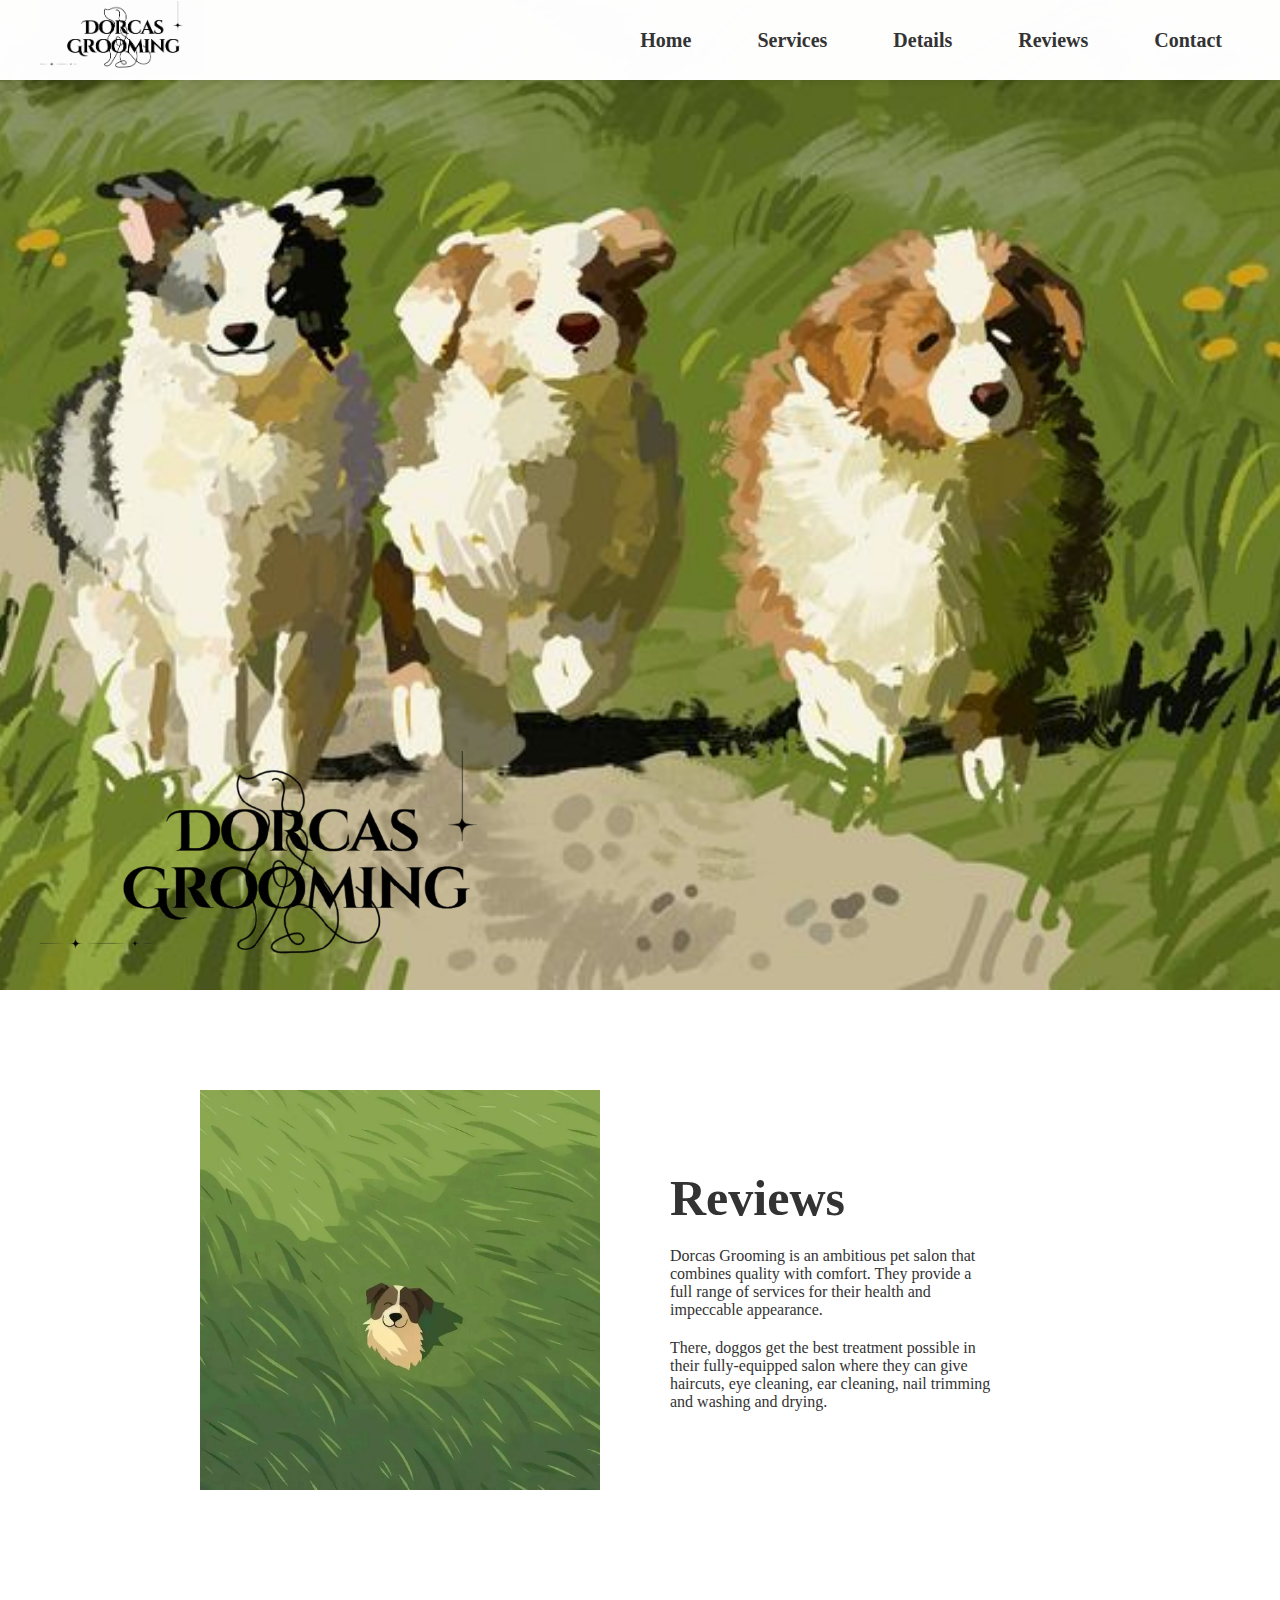
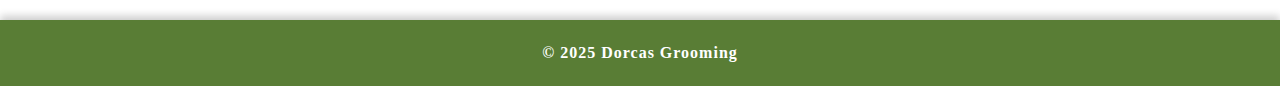
<file: Web Programming/Reviews.html>
<!DOCTYPE html>
<html lang="en">
<head>
    <meta charset="UTF-8">
    <meta name="viewport" content="width=device-width, initial-scale=1.0">
    <title>Document</title>
    <link rel="stylesheet" href="Index.css" type="text/css">
</head>
<body>
      <div class="dg-banner"> 
    <nav class="top-nav"> 
      <div class="dg-logo">
        <img src="Official Logo.png" alt="Logo" /> 
      </div>

      
      <ul class="nav-menu"> 
        <li><a href="Index.html">Home</a></li>
            <div class="dropdown">
            <li><a href="Services.html">Services</a></li>
                <div class="dropdown-content">
                    <li><a href="Full Grooming.html">Full Grooming</a></li>
                    <li><a href="Washing Package.html">Washing Package</a></li>
                    <li><a href="Haircut and Nailcut.html">Haircut and Nailcut</a></li>
                </div>
            </div>
            <li><a href="Details.html">Details</a></li>
            <li><a href="Reviews.html">Reviews</a></li>
            <li><a href="Contact Details.html">Contact</a></li>
      </ul>
    </nav>
    <img src="Official Logo Removed.png" alt="Dorcas Grooming" class="dg-title" /> <!-- image for the page title -->
  </div>

    <section class="reviews">
    <img src="Reviews.jpg" alt="Reviews Image" /> <!-- Image -->
    <div class="reviews-dg"> <!-- Description for the dog grooming website -->
        <h2>Reviews</h2>
        <p>Dorcas Grooming is an ambitious pet salon that combines quality with comfort. 
        They provide a full range of services for their health and impeccable appearance.</p>

        <p>There, doggos get the best treatment possible in their fully-equipped salon where 
            they can give haircuts, eye cleaning, ear cleaning, nail trimming and washing and drying. </p>
        </div>
    </section>

<footer>
    <p>&copy; 2025 Dorcas Grooming</p>
</footer>

</body>
</html>
</file>
<file: Index.css>
* {
    box-sizing: border-box;
    margin: 0;
    padding: 0;
  }


  body, html 
  {
    height: 100%;
    font-family: Georgia, Serif;
  }

  .dg-banner 
  {
    text-align: center;
    background-image: url('Banner\ Image.jpg');
    background-size: cover;
    background-position: center;
    min-height: 110vh;
    display: flex; 
    flex-direction: column;
    position: relative; 
    color: white;
  }

  .top-nav 
  {
    background: #fffffffd; 
    display: flex; 
    justify-content: space-between;
    align-items: center;
    padding: 20px 40px; 
    height: 80px; 
    box-shadow: 0 2px 6px rgba(0,0,0,0.1);
  }

  .dg-logo img 
  {
    height: 75px; 
    width: auto; 
  }

  .nav-menu 
  {
    list-style: none;
    display: flex;
    gap: 30px; 
  }

  .nav-menu li a 
  {
    text-decoration: none; 
    color: #333;
    font-weight: bold;
    font-size: 20px; 
    line-height: 1.4; 
    padding: 12px 18px; 
    border-radius: 5px;
  }

  .nav-menu li a:hover 
  {
    color: #f9f9f9;
    background-color: rgba(106, 154, 136, 0.2); 
  }

  .dg-title 
  {
    position: absolute; 
    bottom: 10px;
    left: 40px;
    width: 500px; 
    height: auto;          
  }

  .dropdown {
    position: relative;
    display: inline-block;
  }
  
  .dropdown-content {
    display: none;
    position: absolute;
    color: white;
    background: rgba(106, 154, 136, 0.2); 
    min-width: 160px;
    box-shadow: 0px 8px 16px 0px rgba(0,0,0,0.2);
    padding: 12px 16px;
    z-index: 1;
  }
  
  .dropdown:hover .dropdown-content {
    display: block;
  }

  .information
   {
    background: #fffffffd; 
    display: flex;
    align-items: center;
    padding: 100px 200px;
    gap: 20px;
  }

  .information img 
  {
    max-width: 400px;
    height: 400px;
    object-fit: cover; /* To crop image nicely */
  }

  .information-dg
  {
    padding: 50px;
    display: flex;
    flex-direction: column; /* Stack items vertically */
    gap: 20px;
    color: #333;
  }

  .information-dg h2 
  { 
    font-size: 50px;
    margin-bottom: 0;
  }

  .information-dg p 
  {
    margin: 0;
    max-width: 90%;
  }

  .services
   {
    background: #fffffffd; 
    display: flex;
    align-items: center;
    padding: 100px 200px;
    gap: 20px;
  }

  .services img 
  {
    max-width: 400px;
    height: 400px;
    object-fit: cover; /* To crop image nicely */
    align-items: right;
  }

  .services-dg
  {
    padding: 50px;
    display: flex;
    flex-direction: column; /* Stack items vertically */
    gap: 20px;
    color: #333;
  }

  .services-dg h2 
  { 
    font-size: 50px;
    margin-bottom: 0;
  }

  .services-dg p 
  {
    margin: 0;
    max-width: 90%;
  }

  .reviews
   {
    background: #fffffffd; 
    display: flex;
    align-items: center;
    padding: 100px 200px;
    gap: 20px;
  }

  .reviews img 
  {
    max-width: 400px;
    height: 400px;
    object-fit: cover; /* To crop image nicely */
    align-items: right;
  }

  .reviews-dg
  {
    padding: 50px;
    display: flex;
    flex-direction: column; /* Stack items vertically */
    gap: 20px;
    color: #333;
  }

  .reviews-dg h2 
  { 
    font-size: 50px;
    margin-bottom: 0;
  }

  .reviews-dg p 
  {
    margin: 0;
    max-width: 90%;
  }

  .details{
    text-align: center;
    font-size: 48px;
    font-weight: 900;
    margin: 80px 0;
    color: #333;
  }

   .information-descrip
  {
    text-align: center;
    font-size: 20px;
    margin-bottom: 80px;
    max-width: 800px;
    margin-left: auto;
    margin-right: auto;
    color: #333;
    line-height: 1.6;
  }
  
  .gif-container 
  {
    width: 90%;
    max-width: 800px;
    margin: 0 auto 100px auto;
    display: flex;
    flex-direction: column; /* Stack items vertically */
    gap: 100px;
  }
  
  .gif
  {
    display: flex;
    flex-direction: column;
    align-items: center;
    text-align: center;
    gap: 30px;
    padding: 10px;
  }
  
  .gif-img 
  {
    width: 320px;
    height: 220px;
    object-fit: cover; /* Crop images nicely */
  }
  
  .gif-info h2 
  {
    font-size: 34px;
    color: #6a9a88;
    margin: 0;
  }
  
  .gif-info p 
  {
    font-size: 19px;
    line-height: 1.7;
    color: #555;
    max-width: 90%;
    padding: 20px;
    margin-left: auto;
    margin-right: auto;
  }
  footer {
    text-align: center;
    background: #597D35;
    color: white;
    padding: 1.5rem;
    font-size: 1rem;
    margin-top: 30px;
    font-weight: bold;
    letter-spacing: 1px;
    box-shadow: 0 -4px 8px rgba(0, 0, 0, 0.2);
}
</file>
<file: Web Programming/Index.css>
* {
    box-sizing: border-box;
    margin: 0;
    padding: 0;
  }


  body, html 
  {
    height: 100%;
    font-family: Georgia, Serif;
  }

  .dg-banner 
  {
    text-align: center;
    background-image: url('Banner\ Image.jpg');
    background-size: cover;
    background-position: center;
    min-height: 110vh;
    display: flex; 
    flex-direction: column;
    position: relative; 
    color: white;
  }

  .top-nav 
  {
    background: #fffffffd; 
    display: flex; 
    justify-content: space-between;
    align-items: center;
    padding: 20px 40px; 
    height: 80px; 
    box-shadow: 0 2px 6px rgba(0,0,0,0.1);
  }

  .dg-logo img 
  {
    height: 75px; 
    width: auto; 
  }

  .nav-menu 
  {
    list-style: none;
    display: flex;
    gap: 30px; 
  }

  .nav-menu li a 
  {
    text-decoration: none; 
    color: #333;
    font-weight: bold;
    font-size: 20px; 
    line-height: 1.4; 
    padding: 12px 18px; 
    border-radius: 5px;
  }

  .nav-menu li a:hover 
  {
    color: #f9f9f9;
    background-color: rgba(106, 154, 136, 0.2); 
  }

  .dg-title 
  {
    position: absolute; 
    bottom: 10px;
    left: 40px;
    width: 500px; 
    height: auto;          
  }

  .dropdown {
    position: relative;
    display: inline-block;
  }
  
  .dropdown-content {
    display: none;
    position: absolute;
    color: white;
    background: rgba(106, 154, 136, 0.2); 
    min-width: 160px;
    box-shadow: 0px 8px 16px 0px rgba(0,0,0,0.2);
    padding: 12px 16px;
    z-index: 1;
  }
  
  .dropdown:hover .dropdown-content {
    display: block;
  }

  .information
   {
    background: #fffffffd; 
    display: flex;
    align-items: center;
    padding: 100px 200px;
    gap: 20px;
  }

  .information img 
  {
    max-width: 400px;
    height: 400px;
    object-fit: cover; /* To crop image nicely */
  }

  .information-dg
  {
    padding: 50px;
    display: flex;
    flex-direction: column; /* Stack items vertically */
    gap: 20px;
    color: #333;
  }

  .information-dg h2 
  { 
    font-size: 50px;
    margin-bottom: 0;
  }

  .information-dg p 
  {
    margin: 0;
    max-width: 90%;
  }

  .services
   {
    background: #fffffffd; 
    display: flex;
    align-items: center;
    padding: 100px 200px;
    gap: 20px;
  }

  .services img 
  {
    max-width: 400px;
    height: 400px;
    object-fit: cover; /* To crop image nicely */
    align-items: right;
  }

  .services-dg
  {
    padding: 50px;
    display: flex;
    flex-direction: column; /* Stack items vertically */
    gap: 20px;
    color: #333;
  }

  .services-dg h2 
  { 
    font-size: 50px;
    margin-bottom: 0;
  }

  .services-dg p 
  {
    margin: 0;
    max-width: 90%;
  }

  .reviews
   {
    background: #fffffffd; 
    display: flex;
    align-items: center;
    padding: 100px 200px;
    gap: 20px;
  }

  .reviews img 
  {
    max-width: 400px;
    height: 400px;
    object-fit: cover; /* To crop image nicely */
    align-items: right;
  }

  .reviews-dg
  {
    padding: 50px;
    display: flex;
    flex-direction: column; /* Stack items vertically */
    gap: 20px;
    color: #333;
  }

  .reviews-dg h2 
  { 
    font-size: 50px;
    margin-bottom: 0;
  }

  .reviews-dg p 
  {
    margin: 0;
    max-width: 90%;
  }

  .details{
    text-align: center;
    font-size: 48px;
    font-weight: 900;
    margin: 80px 0;
    color: #333;
  }

   .information-descrip
  {
    text-align: center;
    font-size: 20px;
    margin-bottom: 80px;
    max-width: 800px;
    margin-left: auto;
    margin-right: auto;
    color: #333;
    line-height: 1.6;
  }
  
  .gif-container 
  {
    width: 90%;
    max-width: 800px;
    margin: 0 auto 100px auto;
    display: flex;
    flex-direction: column; /* Stack items vertically */
    gap: 100px;
  }
  
  .gif
  {
    display: flex;
    flex-direction: column;
    align-items: center;
    text-align: center;
    gap: 30px;
    padding: 10px;
  }
  
  .gif-img 
  {
    width: 320px;
    height: 220px;
    object-fit: cover; /* Crop images nicely */
  }
  
  .gif-info h2 
  {
    font-size: 34px;
    color: #6a9a88;
    margin: 0;
  }
  
  .gif-info p 
  {
    font-size: 19px;
    line-height: 1.7;
    color: #555;
    max-width: 90%;
    padding: 20px;
    margin-left: auto;
    margin-right: auto;
  }
  footer {
    text-align: center;
    background: #597D35;
    color: white;
    padding: 1.5rem;
    font-size: 1rem;
    margin-top: 30px;
    font-weight: bold;
    letter-spacing: 1px;
    box-shadow: 0 -4px 8px rgba(0, 0, 0, 0.2);
}
</file>
<file: index.css>
* {
    box-sizing: border-box;
    margin: 0;
    padding: 0;
  }


  body, html 
  {
    height: 100%;
    font-family: Georgia, Serif;
  }

  .dg-banner 
  {
    text-align: center;
    background-image: url('Banner\ Image.jpg');
    background-size: cover;
    background-position: center;
    min-height: 110vh;
    display: flex; 
    flex-direction: column;
    position: relative; 
    color: white;
  }

  .top-nav 
  {
    background: #fffffffd; 
    display: flex; 
    justify-content: space-between;
    align-items: center;
    padding: 20px 40px; 
    height: 80px; 
    box-shadow: 0 2px 6px rgba(0,0,0,0.1);
  }

  .dg-logo img 
  {
    height: 75px; 
    width: auto; 
  }

  .nav-menu 
  {
    list-style: none;
    display: flex;
    gap: 30px; 
  }

  .nav-menu li a 
  {
    text-decoration: none; 
    color: #333;
    font-weight: bold;
    font-size: 20px; 
    line-height: 1.4; 
    padding: 12px 18px; 
    border-radius: 5px;
  }

  .nav-menu li a:hover 
  {
    color: #f9f9f9;
    background-color: rgba(106, 154, 136, 0.2); 
  }

  .dg-title 
  {
    position: absolute; 
    bottom: 10px;
    left: 40px;
    width: 500px; 
    height: auto;          
  }

  .dropdown {
    position: relative;
    display: inline-block;
  }
  
  .dropdown-content {
    display: none;
    position: absolute;
    color: white;
    background: rgba(106, 154, 136, 0.2); 
    min-width: 160px;
    box-shadow: 0px 8px 16px 0px rgba(0,0,0,0.2);
    padding: 12px 16px;
    z-index: 1;
  }
  
  .dropdown:hover .dropdown-content {
    display: block;
  }

  .information
   {
    background: #fffffffd; 
    display: flex;
    align-items: center;
    padding: 100px 200px;
    gap: 20px;
  }

  .information img 
  {
    max-width: 400px;
    height: 400px;
    object-fit: cover; /* To crop image nicely */
  }

  .information-dg
  {
    padding: 50px;
    display: flex;
    flex-direction: column; /* Stack items vertically */
    gap: 20px;
    color: #333;
  }

  .information-dg h2 
  { 
    font-size: 50px;
    margin-bottom: 0;
  }

  .information-dg p 
  {
    margin: 0;
    max-width: 90%;
  }

  .services
   {
    background: #fffffffd; 
    display: flex;
    align-items: center;
    padding: 100px 200px;
    gap: 20px;
  }

  .services img 
  {
    max-width: 400px;
    height: 400px;
    object-fit: cover; /* To crop image nicely */
    align-items: right;
  }

  .services-dg
  {
    padding: 50px;
    display: flex;
    flex-direction: column; /* Stack items vertically */
    gap: 20px;
    color: #333;
  }

  .services-dg h2 
  { 
    font-size: 50px;
    margin-bottom: 0;
  }

  .services-dg p 
  {
    margin: 0;
    max-width: 90%;
  }

  .reviews
   {
    background: #fffffffd; 
    display: flex;
    align-items: center;
    padding: 100px 200px;
    gap: 20px;
  }

  .reviews img 
  {
    max-width: 400px;
    height: 400px;
    object-fit: cover; /* To crop image nicely */
    align-items: right;
  }

  .reviews-dg
  {
    padding: 50px;
    display: flex;
    flex-direction: column; /* Stack items vertically */
    gap: 20px;
    color: #333;
  }

  .reviews-dg h2 
  { 
    font-size: 50px;
    margin-bottom: 0;
  }

  .reviews-dg p 
  {
    margin: 0;
    max-width: 90%;
  }

  .details{
    text-align: center;
    font-size: 48px;
    font-weight: 900;
    margin: 80px 0;
    color: #333;
  }

   .information-descrip
  {
    text-align: center;
    font-size: 20px;
    margin-bottom: 80px;
    max-width: 800px;
    margin-left: auto;
    margin-right: auto;
    color: #333;
    line-height: 1.6;
  }
  
  .gif-container 
  {
    width: 90%;
    max-width: 800px;
    margin: 0 auto 100px auto;
    display: flex;
    flex-direction: column; /* Stack items vertically */
    gap: 100px;
  }
  
  .gif
  {
    display: flex;
    flex-direction: column;
    align-items: center;
    text-align: center;
    gap: 30px;
    padding: 10px;
  }
  
  .gif-img 
  {
    width: 320px;
    height: 220px;
    object-fit: cover; /* Crop images nicely */
  }
  
  .gif-info h2 
  {
    font-size: 34px;
    color: #6a9a88;
    margin: 0;
  }
  
  .gif-info p 
  {
    font-size: 19px;
    line-height: 1.7;
    color: #555;
    max-width: 90%;
    padding: 20px;
    margin-left: auto;
    margin-right: auto;
  }
  footer {
    text-align: center;
    background: #597D35;
    color: white;
    padding: 1.5rem;
    font-size: 1rem;
    margin-top: 30px;
    font-weight: bold;
    letter-spacing: 1px;
    box-shadow: 0 -4px 8px rgba(0, 0, 0, 0.2);
}
</file>
